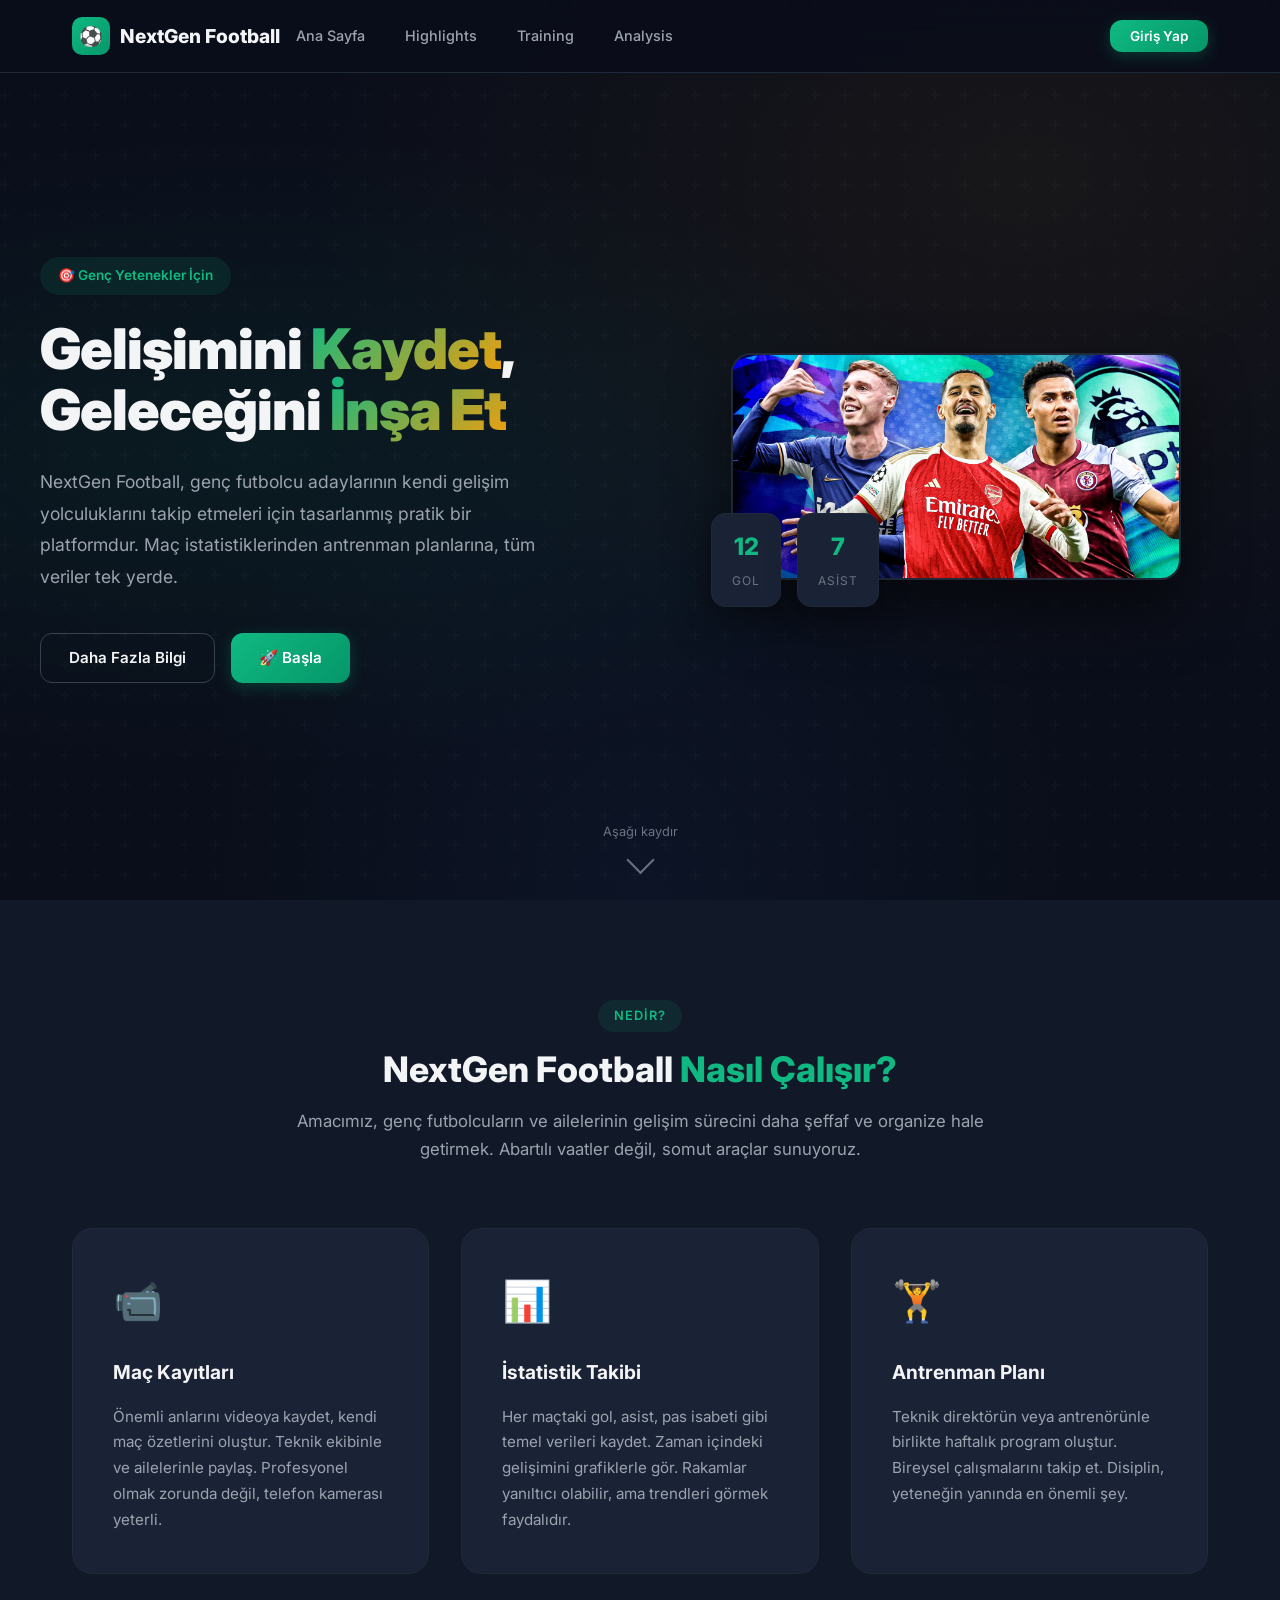
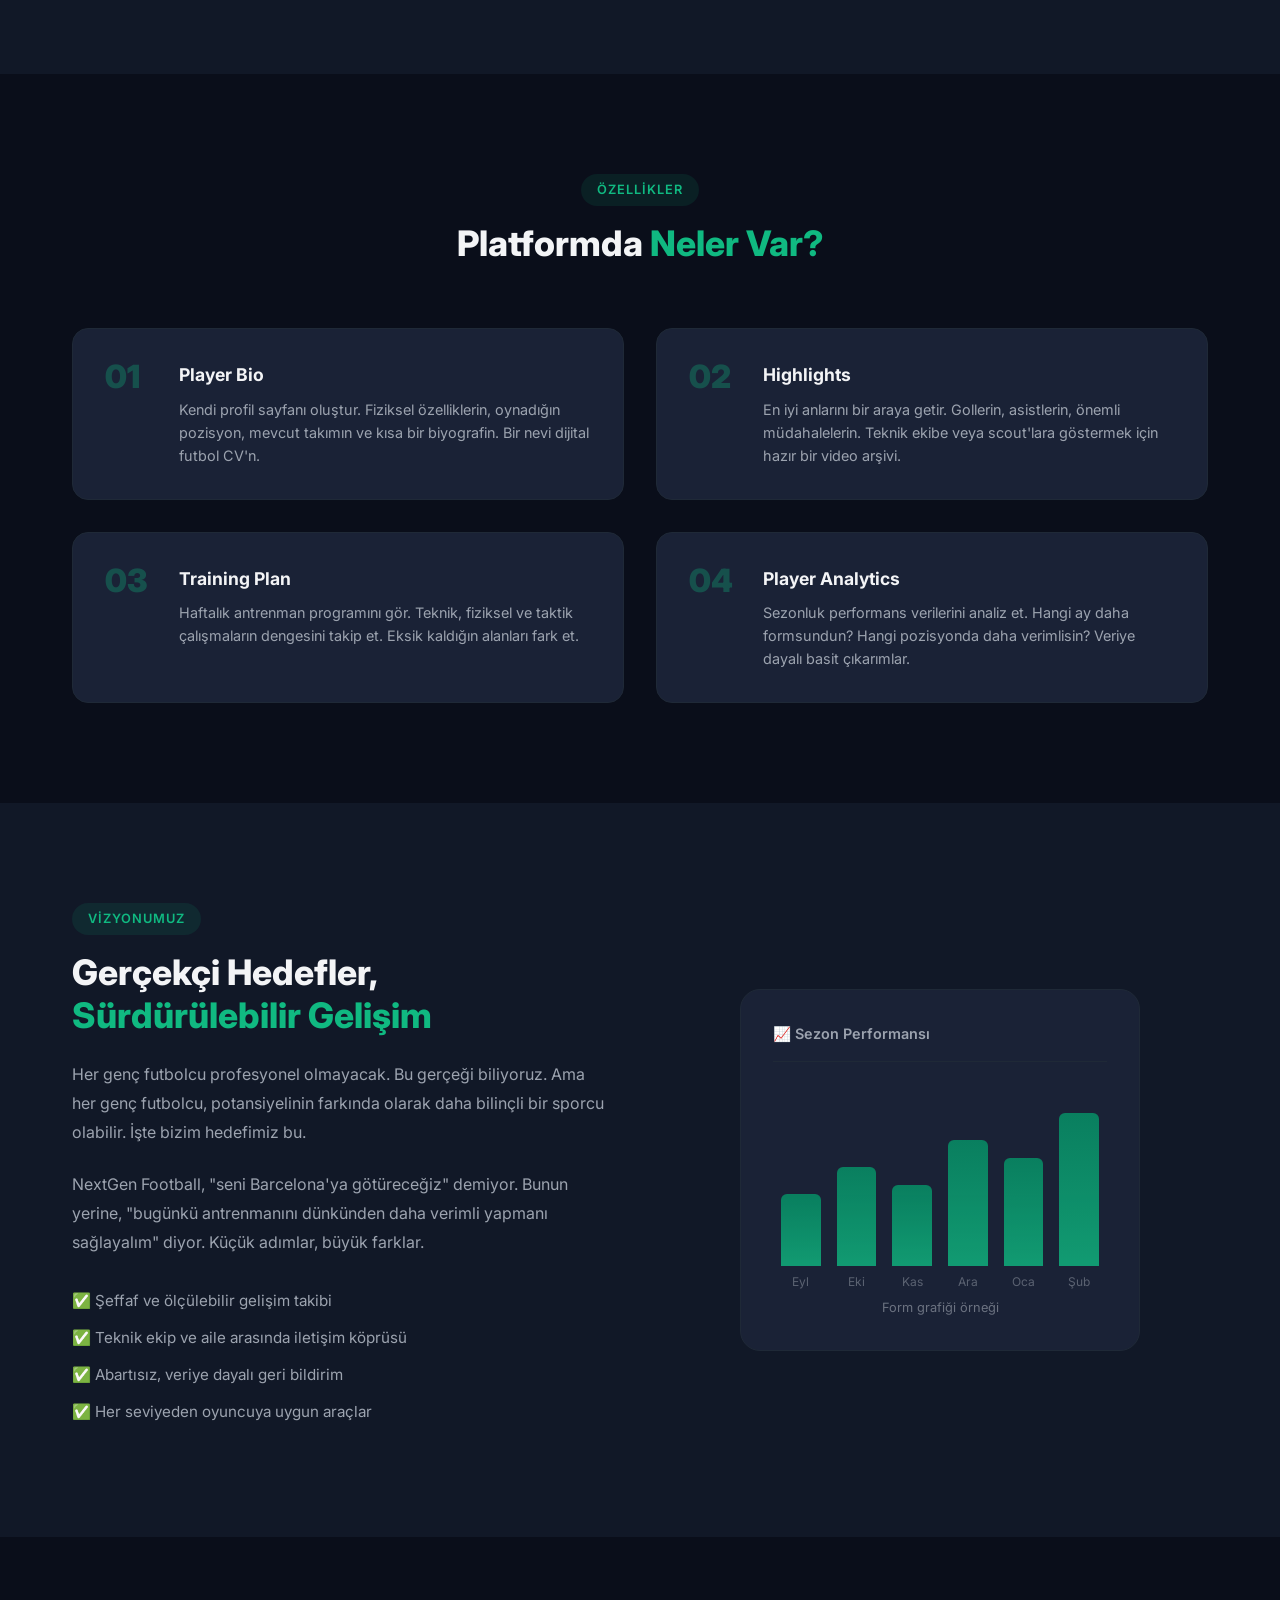
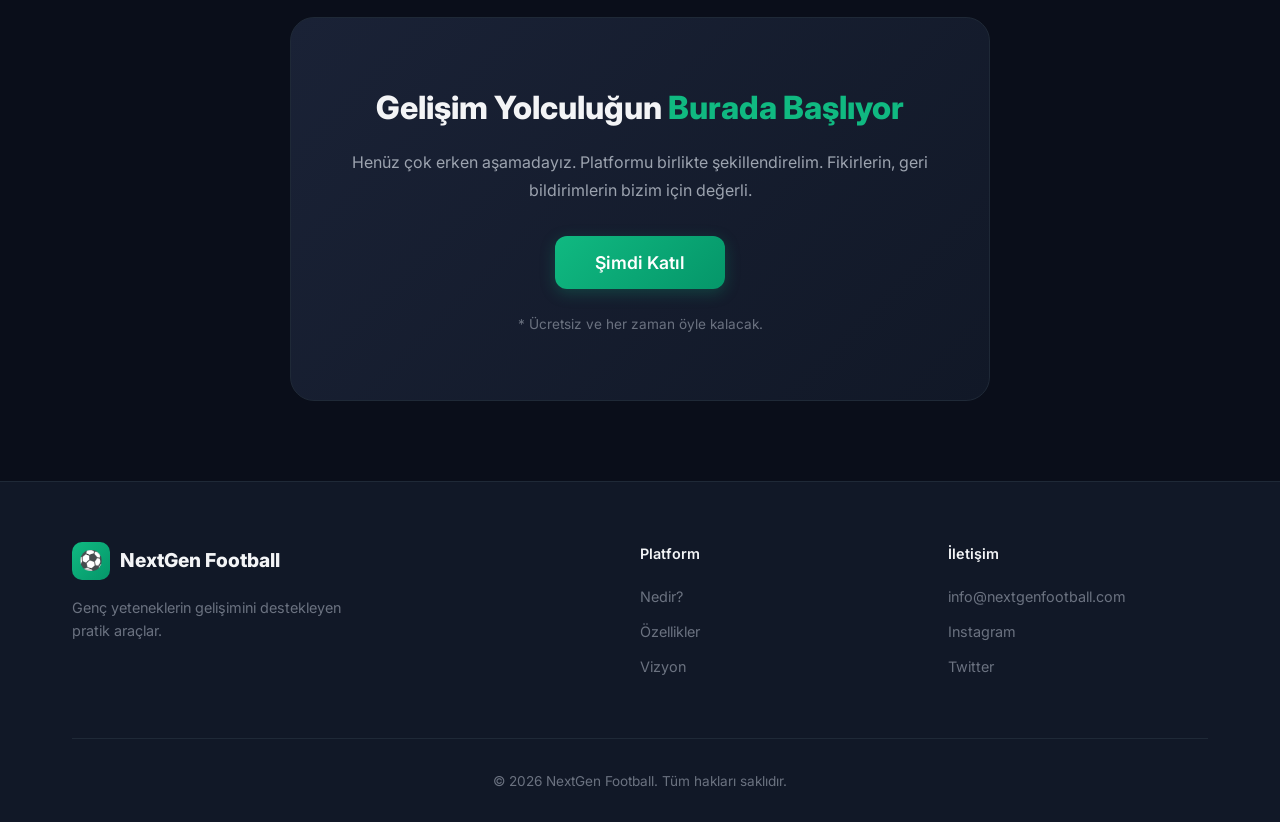
<file: index.html>
<!DOCTYPE html>
<html lang="tr">
<head>
    <meta charset="UTF-8">
    <meta name="viewport" content="width=device-width, initial-scale=1.0">
    <title>NextGen Football - Genç Yeteneklerin Gelişim Platformu</title>
    <link rel="stylesheet" href="style.css">
    <link href="https://fonts.googleapis.com/css2?family=Inter:wght@300;400;500;600;700;800;900&display=swap" rel="stylesheet">
    <link rel="stylesheet" href="https://cdnjs.cloudflare.com/ajax/libs/font-awesome/6.5.2/css/all.min.css">
</head>
<body>

    <!-- ============================================
         NAVBAR
         ============================================ -->
    <nav class="navbar" id="navbar">
                <div class="navbar-inner">
            <a href="index.html" class="logo">
                <div class="logo-icon">⚽</div>
                <span>NextGen Football</span>
            </a>

            <ul class="nav-links" id="navLinks">
                <li><a href="index.html">Ana Sayfa</a></li>
                <li><a href="#highlights">Highlights</a></li>
                <li><a href="#training">Training</a></li>
                <li><a href="#analysis">Analysis</a></li>
            </ul>

            <div class="auth-nav" id="authNav">
                <button class="btn btn-primary btn-auth" id="authBtn">Giriş Yap</button>
            </div>

            <button class="mobile-menu-btn" id="mobileMenuBtn" aria-label="Menü">
                <span></span>
                <span></span>
                <span></span>
            </button>
        </div>
    </nav>

    <!-- ============================================
         AUTH MODAL (Kayıt / Giriş)
         ============================================ -->
    <div class="modal-overlay" id="authModal">
        <div class="modal auth-modal">
            <button class="modal-close" id="authModalClose" aria-label="Kapat">✕</button>
            
            <div class="auth-tabs">
                <button class="auth-tab active" data-auth="login">Giriş Yap</button>
                <button class="auth-tab" data-auth="register">Kayıt Ol</button>
            </div>
            
            <!-- Giriş Formu -->
            <div class="auth-form active" id="loginForm">
                <h3>Tekrar Hoş Geldin</h3>
                <p class="auth-desc">Hesabına giriş yap, antrenmanlarını takip et.</p>
                <input type="email" class="auth-input" id="loginEmail" placeholder="E-posta adresin" required>
                <input type="password" class="auth-input" id="loginPassword" placeholder="Şifren" required>
                <button class="btn btn-primary btn-full" id="loginSubmit">Giriş Yap →</button>
                <p class="auth-error" id="loginError"></p>
            </div>
            
            <!-- Kayıt Formu -->
            <div class="auth-form" id="registerForm">
                <h3>NextGen'e Katıl</h3>
                <p class="auth-desc">Ücretsiz hesap oluştur, gelişimini kaydet.</p>
                <input type="text" class="auth-input" id="regUsername" placeholder="Kullanıcı adın" required>
                <input type="email" class="auth-input" id="regEmail" placeholder="E-posta adresin" required>
                <input type="password" class="auth-input" id="regPassword" placeholder="Şifren (min 6 karakter)" required>
                <select class="auth-input" id="regPosition">
                    <option value="">Pozisyonun (isteğe bağlı)</option>
                    <option value="kaleci">Kaleci</option>
                    <option value="stoper">Stoper</option>
                    <option value="bek">Bek</option>
                    <option value="ortasaha">Orta Saha</option>
                    <option value="kanat">Kanat</option>
                    <option value="santrafor">Santrafor</option>
                </select>
                <button class="btn btn-primary btn-full" id="registerSubmit">Hesap Oluştur →</button>
                <p class="auth-error" id="registerError"></p>
            </div>
        </div>
    </div>



    <!-- ============================================
         HERO SECTION
         ============================================ -->
    <section class="hero">
        <div class="hero-bg"></div>
        <div class="hero-content">
            <div class="hero-text">
                <span class="hero-badge">🎯 Genç Yetenekler İçin</span>
                <h1>Gelişimini <span class="gradient-text">Kaydet</span>,<br>Geleceğini <span class="gradient-text">İnşa Et</span></h1>
                <p class="hero-desc">
                    NextGen Football, genç futbolcu adaylarının kendi gelişim yolculuklarını 
                    takip etmeleri için tasarlanmış pratik bir platformdur. 
                    Maç istatistiklerinden antrenman planlarına, tüm veriler tek yerde.
                </p>
                <div class="hero-buttons">
                    <a href="#about" class="btn btn-secondary">Daha Fazla Bilgi</a>
                    <button class="btn btn-primary" id="startBtn">🚀 Başla</button>
                </div>
            </div>
            <div class="hero-image">
                <div class="hero-image-wrapper">
                    <img src="football-player.jpg" alt="Genç futbolcu" class="player-img" onerror="this.style.display='none'; this.nextElementSibling.style.display='flex';">
                    <div class="player-img-fallback" style="display:none;">
                        <span>👤</span>
                        <p>football-player.jpg<br>buraya ekle</p>
                    </div>
                    <div class="hero-stats-float">
                        <div class="float-stat">
                            <span class="float-stat-num">12</span>
                            <span class="float-stat-label">Gol</span>
                        </div>
                        <div class="float-stat">
                            <span class="float-stat-num">7</span>
                            <span class="float-stat-label">Asist</span>
                        </div>
                    </div>
                </div>
            </div>
        </div>
        <div class="scroll-indicator">
            <span>Aşağı kaydır</span>
            <div class="scroll-arrow"></div>
        </div>
    </section>

    <!-- ============================================
         ABOUT / NEDİR SECTION
         ============================================ -->
    <section class="about" id="about">
        <div class="container">
            <div class="section-header">
                <span class="section-tag">Nedir?</span>
                <h2>NextGen Football <span class="accent">Nasıl Çalışır?</span></h2>
                <p class="section-desc">
                    Amacımız, genç futbolcuların ve ailelerinin gelişim sürecini 
                    daha şeffaf ve organize hale getirmek. Abartılı vaatler değil, 
                    somut araçlar sunuyoruz.
                </p>
            </div>

            <div class="about-grid">
                <div class="about-card">
                    <div class="about-icon">📹</div>
                    <h3>Maç Kayıtları</h3>
                    <p>
                        Önemli anlarını videoya kaydet, kendi maç özetlerini oluştur. 
                        Teknik ekibinle ve ailelerinle paylaş. Profesyonel olmak zorunda değil, 
                        telefon kamerası yeterli.
                    </p>
                </div>
                <div class="about-card">
                    <div class="about-icon">📊</div>
                    <h3>İstatistik Takibi</h3>
                    <p>
                        Her maçtaki gol, asist, pas isabeti gibi temel verileri kaydet. 
                        Zaman içindeki gelişimini grafiklerle gör. Rakamlar yanıltıcı olabilir, 
                        ama trendleri görmek faydalıdır.
                    </p>
                </div>
                <div class="about-card">
                    <div class="about-icon">🏋️</div>
                    <h3>Antrenman Planı</h3>
                    <p>
                        Teknik direktörün veya antrenörünle birlikte haftalık program oluştur. 
                        Bireysel çalışmalarını takip et. Disiplin, yeteneğin yanında en önemli şey.
                    </p>
                </div>
            </div>
        </div>
    </section>

    <!-- ============================================
         FEATURES SECTION
         ============================================ -->
    <section class="features" id="features">
        <div class="container">
            <div class="section-header">
                <span class="section-tag">Özellikler</span>
                <h2>Platformda <span class="accent">Neler Var?</span></h2>
            </div>

            <div class="features-list">
                <div class="feature-item">
                    <div class="feature-num">01</div>
                    <div class="feature-content">
                        <h3>Player Bio</h3>
                        <p>
                            Kendi profil sayfanı oluştur. Fiziksel özelliklerin, oynadığın pozisyon, 
                            mevcut takımın ve kısa bir biyografin. Bir nevi dijital futbol CV'n.
                        </p>
                    </div>
                </div>
                <div class="feature-item">
                    <div class="feature-num">02</div>
                    <div class="feature-content">
                        <h3>Highlights</h3>
                        <p>
                            En iyi anlarını bir araya getir. Gollerin, asistlerin, önemli müdahalelerin. 
                            Teknik ekibe veya scout'lara göstermek için hazır bir video arşivi.
                        </p>
                    </div>
                </div>
                <div class="feature-item">
                    <div class="feature-num">03</div>
                    <div class="feature-content">
                        <h3>Training Plan</h3>
                        <p>
                            Haftalık antrenman programını gör. Teknik, fiziksel ve taktik çalışmaların 
                            dengesini takip et. Eksik kaldığın alanları fark et.
                        </p>
                    </div>
                </div>
                <div class="feature-item">
                    <div class="feature-num">04</div>
                    <div class="feature-content">
                        <h3>Player Analytics</h3>
                        <p>
                            Sezonluk performans verilerini analiz et. Hangi ay daha formsundun? 
                            Hangi pozisyonda daha verimlisin? Veriye dayalı basit çıkarımlar.
                        </p>
                    </div>
                </div>
            </div>
        </div>
    </section>

    <!-- ============================================
         VISION SECTION
         ============================================ -->
    <section class="vision" id="vision">
        <div class="container">
            <div class="vision-grid">
                <div class="vision-text">
                    <span class="section-tag">Vizyonumuz</span>
                    <h2>Gerçekçi Hedefler,<br><span class="accent">Sürdürülebilir Gelişim</span></h2>
                    <p>
                        Her genç futbolcu profesyonel olmayacak. Bu gerçeği biliyoruz. 
                        Ama her genç futbolcu, potansiyelinin farkında olarak daha bilinçli 
                        bir sporcu olabilir. İşte bizim hedefimiz bu.
                    </p>
                    <p>
                        NextGen Football, "seni Barcelona'ya götüreceğiz" demiyor. 
                        Bunun yerine, "bugünkü antrenmanını dünkünden daha verimli yapmanı sağlayalım" diyor. 
                        Küçük adımlar, büyük farklar.
                    </p>
                    <ul class="vision-list">
                        <li>✅ Şeffaf ve ölçülebilir gelişim takibi</li>
                        <li>✅ Teknik ekip ve aile arasında iletişim köprüsü</li>
                        <li>✅ Abartısız, veriye dayalı geri bildirim</li>
                        <li>✅ Her seviyeden oyuncuya uygun araçlar</li>
                    </ul>
                </div>
                <div class="vision-visual">
                    <div class="vision-card">
                        <div class="vision-card-header">
                            <span>📈 Sezon Performansı</span>
                        </div>
                        <div class="vision-chart">
                            <div class="chart-bar" style="--h: 40%;"><span>Eyl</span></div>
                            <div class="chart-bar" style="--h: 55%;"><span>Eki</span></div>
                            <div class="chart-bar" style="--h: 45%;"><span>Kas</span></div>
                            <div class="chart-bar" style="--h: 70%;"><span>Ara</span></div>
                            <div class="chart-bar" style="--h: 60%;"><span>Oca</span></div>
                            <div class="chart-bar" style="--h: 85%;"><span>Şub</span></div>
                        </div>
                        <p class="vision-chart-note">Form grafiği örneği</p>
                    </div>
                </div>
            </div>
        </div>
    </section>

    <!-- ============================================
         CTA SECTION
         ============================================ -->
    <section class="cta" id="contact">
        <div class="container">
            <div class="cta-box">
                <h2>Gelişim Yolculuğun <span class="accent">Burada Başlıyor</span></h2>
                <p>
                    Henüz çok erken aşamadayız. Platformu birlikte şekillendirelim. 
                    Fikirlerin, geri bildirimlerin bizim için değerli.
                </p>
                <button class="btn btn-primary btn-large" id="startBtnCta">Şimdi Katıl</button>
                <p class="cta-note">* Ücretsiz ve her zaman öyle kalacak.</p>
            </div>
        </div>
    </section>

    <!-- ============================================
         POZİSYON SEÇME MODAL
         ============================================ -->
    <div class="modal-overlay" id="positionModal">
        <div class="modal">
            <button class="modal-close" id="modalClose" aria-label="Kapat">✕</button>
            
            <div class="modal-header">
                <h2>Pozisyonunu Seç</h2>
                <p>Kendi profilini oluşturmaya başla. İsim ve diğer bilgileri sonra doldurabilirsin.</p>
            </div>

                        <div class="position-grid">
                <div class="position-card" data-position="kaleci">
                    <div class="position-icon">🧤</div>
                    <h3>Kaleci</h3>
                    <p>Kaleyi koru, reflekslerini geliştir, oyun kurulumuna katıl.</p>
                </div>
                <div class="position-card" data-position="stoper">
                    <div class="position-icon">🛡️</div>
                    <h3>Stoper</h3>
                    <p>Savunmanın göbeğinde oyna. Hava topu, markaj ve pozisyon bilgisi.</p>
                </div>
                <div class="position-card" data-position="bek">
                    <div class="position-icon"><i class="fa-solid fa-right-left"></i></div>
                    <h3>Bek</h3>
                    <p>Kanattan oyna. Hem savunma yap hem hücuma katıl. Çift yönlü oyun.</p>
                </div>
                <div class="position-card" data-position="ortasaha">
                    <div class="position-icon">⚡</div>
                    <h3>Orta Saha</h3>
                    <p>Oyun kurucu, box-to-box veya ön libero. Tempoyu sen belirle.</p>
                </div>
                <div class="position-card" data-position="kanat">
                    <div class="position-icon">🏃</div>
                    <h3>Kanat</h3>
                    <p>Geniş alanlarda oyna. Hızın, driplingin ve ortalarınla fark yarat.</p>
                </div>
                <div class="position-card" data-position="santrafor">
                    <div class="position-icon">🎯</div>
                    <h3>Santrafor</h3>
                    <p>Penaltı bölgesinde bitiriciliğini konuştur. Gol kokusu ve hareketlilik.</p>
                </div>
            </div>

            <div class="modal-footer">
                <p class="modal-hint">Bir pozisyon seç ve devam et. İstediğin zaman değiştirebilirsin.</p>
                <button class="btn btn-primary" id="continueBtn" disabled>Devam Et</button>
            </div>
        </div>
    </div>

    <!-- ============================================
         FOOTER
         ============================================ -->
    <footer class="footer">
        <div class="container">
            <div class="footer-grid">
                <div class="footer-brand">
                    <a href="#" class="logo">
                        <div class="logo-icon">⚽</div>
                        <span>NextGen Football</span>
                    </a>
                    <p>Genç yeteneklerin gelişimini destekleyen pratik araçlar.</p>
                </div>
                <div class="footer-links">
                    <h4>Platform</h4>
                    <ul>
                        <li><a href="#about">Nedir?</a></li>
                        <li><a href="#features">Özellikler</a></li>
                        <li><a href="#vision">Vizyon</a></li>
                    </ul>
                </div>
                <div class="footer-links">
                    <h4>İletişim</h4>
                    <ul>
                        <li><a href="#">info@nextgenfootball.com</a></li>
                        <li><a href="#">Instagram</a></li>
                        <li><a href="#">Twitter</a></li>
                    </ul>
                </div>
            </div>
            <div class="footer-bottom">
                <p>© 2026 NextGen Football. Tüm hakları saklıdır.</p>
            </div>
        </div>
    </footer>

    <script src="script.js"></script>
</body>
</html>
</file>
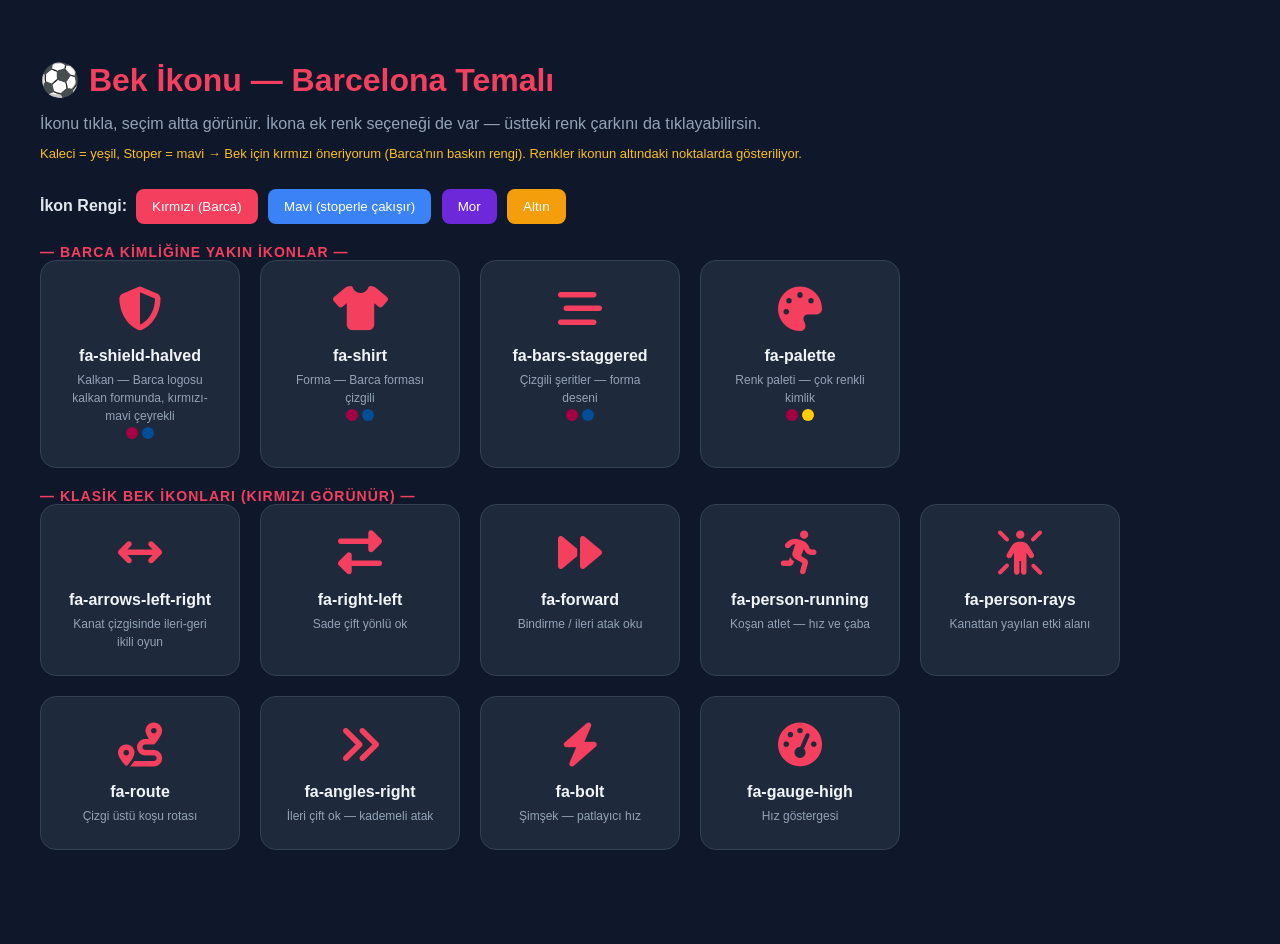
<file: bek-icon-secim.html>
<!DOCTYPE html>
<html lang="tr">
<head>
    <meta charset="UTF-8">
    <meta name="viewport" content="width=device-width, initial-scale=1.0">
    <title>Bek İkonu Seç — Barcelona Temalı</title>
    <link rel="stylesheet" href="https://cdnjs.cloudflare.com/ajax/libs/font-awesome/6.5.2/css/all.min.css">
    <style>
        body { font-family: 'Segoe UI', sans-serif; background: #0f172a; color: #e2e8f0; margin: 0; padding: 40px; }
        h1 { color: #f43f5e; margin-bottom: 6px; }
        .sub { color: #94a3b8; margin-bottom: 8px; }
        .note { color: #fbbf24; font-size: 13px; margin-bottom: 28px; }
        .grid { display: flex; flex-wrap: wrap; gap: 20px; }
        .card {
            background: #1e293b; border: 1px solid #334155; border-radius: 16px;
            padding: 24px; width: 150px; text-align: center; cursor: pointer;
            transition: transform .2s, border-color .2s;
        }
        .card:hover { transform: translateY(-4px); border-color: #f43f5e; }
        .card .icon { font-size: 44px; color: #f43f5e; margin-bottom: 12px; }
        .card .name { font-weight: 600; color: #f1f5f9; }
        .card .desc { font-size: 12px; color: #94a3b8; margin-top: 6px; line-height: 1.5; }
        .card .color-dot { display: inline-block; width: 12px; height: 12px; border-radius: 50%; margin: 0 2px; }
        .selected { border-color: #22c55e; background: #052e16; }
        .selected .icon { color: #22c55e; }
        #result { margin-top: 30px; font-size: 18px; color: #22c55e; min-height: 24px; font-weight: 600; }
        .grp { margin-top: 20px; font-size: 14px; text-transform: uppercase; letter-spacing: 1px; color: #f43f5e; font-weight: 700; }
    </style>
</head>
<body>
    <h1>⚽ Bek İkonu — Barcelona Temalı</h1>
    <p class="sub">İkonu tıkla, seçim altta görünür. İkona ek renk seçeneği de var — üstteki renk çarkını da tıklayabilirsin.</p>
    <p class="note">Kaleci = yeşil, Stoper = mavi → Bek için kırmızı öneriyorum (Barca'nın baskın rengi). Renkler ikonun altındaki noktalarda gösteriliyor.</p>

    <!-- Renk seçici -->
    <div style="margin-bottom: 20px;">
        <strong>İkon Rengi:&nbsp;</strong>
        <button class="pick" style="background:#f43f5e; border:none; color:#fff; padding:10px 16px; border-radius:8px; cursor:pointer; margin-right:6px;" data-color="#f43f5e">Kırmızı (Barca)</button>
        <button class="pick" style="background:#3b82f6; border:none; color:#fff; padding:10px 16px; border-radius:8px; cursor:pointer; margin-right:6px;" data-color="#3b82f6">Mavi (stoperle çakışır)</button>
        <button class="pick" style="background:#6d28d9; border:none; color:#fff; padding:10px 16px; border-radius:8px; cursor:pointer; margin-right:6px;" data-color="#7c3aed">Mor</button>
        <button class="pick" style="background:#f59e0b; border:none; color:#fff; padding:10px 16px; border-radius:8px; cursor:pointer;" data-color="#f59e0b">Altın</button>
    </div>

    <div class="grp">— Barca Kimliğine Yakın İkonlar —</div>
    <div class="grid">
        <div class="card" data-icon="fa-shield-halved">
            <div class="icon"><i class="fa-solid fa-shield-halved"></i></div>
            <div class="name">fa-shield-halved</div>
            <div class="desc">Kalkan — Barca logosu kalkan formunda, kırmızı-mavi çeyrekli</div>
            <div><span class="color-dot" style="background:#a50044"></span><span class="color-dot" style="background:#004d98"></span></div>
        </div>
        <div class="card" data-icon="fa-shirt">
            <div class="icon"><i class="fa-solid fa-shirt"></i></div>
            <div class="name">fa-shirt</div>
            <div class="desc">Forma — Barca forması çizgili</div>
            <div><span class="color-dot" style="background:#a50044"></span><span class="color-dot" style="background:#004d98"></span></div>
        </div>
        <div class="card" data-icon="fa-bars-staggered">
            <div class="icon"><i class="fa-solid fa-bars-staggered"></i></div>
            <div class="name">fa-bars-staggered</div>
            <div class="desc">Çizgili şeritler — forma deseni</div>
            <div><span class="color-dot" style="background:#a50044"></span><span class="color-dot" style="background:#004d98"></span></div>
        </div>
        <div class="card" data-icon="fa-palette">
            <div class="icon"><i class="fa-solid fa-palette"></i></div>
            <div class="name">fa-palette</div>
            <div class="desc">Renk paleti — çok renkli kimlik</div>
            <div><span class="color-dot" style="background:#a50044"></span><span class="color-dot" style="background:#ffcd02"></span></div>
        </div>
    </div>

    <div class="grp">— Klasik Bek İkonları (kırmızı görünür) —</div>
    <div class="grid">
        <div class="card" data-icon="fa-arrows-left-right">
            <div class="icon"><i class="fa-solid fa-arrows-left-right"></i></div>
            <div class="name">fa-arrows-left-right</div>
            <div class="desc">Kanat çizgisinde ileri-geri ikili oyun</div>
        </div>
        <div class="card" data-icon="fa-right-left">
            <div class="icon"><i class="fa-solid fa-right-left"></i></div>
            <div class="name">fa-right-left</div>
            <div class="desc">Sade çift yönlü ok</div>
        </div>
        <div class="card" data-icon="fa-forward">
            <div class="icon"><i class="fa-solid fa-forward"></i></div>
            <div class="name">fa-forward</div>
            <div class="desc">Bindirme / ileri atak oku</div>
        </div>
        <div class="card" data-icon="fa-person-running">
            <div class="icon"><i class="fa-solid fa-person-running"></i></div>
            <div class="name">fa-person-running</div>
            <div class="desc">Koşan atlet — hız ve çaba</div>
        </div>
        <div class="card" data-icon="fa-person-rays">
            <div class="icon"><i class="fa-solid fa-person-rays"></i></div>
            <div class="name">fa-person-rays</div>
            <div class="desc">Kanattan yayılan etki alanı</div>
        </div>
        <div class="card" data-icon="fa-route">
            <div class="icon"><i class="fa-solid fa-route"></i></div>
            <div class="name">fa-route</div>
            <div class="desc">Çizgi üstü koşu rotası</div>
        </div>
        <div class="card" data-icon="fa-angles-right">
            <div class="icon"><i class="fa-solid fa-angles-right"></i></div>
            <div class="name">fa-angles-right</div>
            <div class="desc">İleri çift ok — kademeli atak</div>
        </div>
        <div class="card" data-icon="fa-bolt">
            <div class="icon"><i class="fa-solid fa-bolt"></i></div>
            <div class="name">fa-bolt</div>
            <div class="desc">Şimşek — patlayıcı hız</div>
        </div>
        <div class="card" data-icon="fa-gauge-high">
            <div class="icon"><i class="fa-solid fa-gauge-high"></i></div>
            <div class="name">fa-gauge-high</div>
            <div class="desc">Hız göstergesi</div>
        </div>
    </div>

    <div id="result"></div>

    <script>
        let currentColor = '#f43f5e';
        document.querySelectorAll('.pick').forEach(b => b.addEventListener('click', () => {
            currentColor = b.dataset.color;
            document.querySelectorAll('.card .icon i').forEach(i => i.style.color = currentColor);
            document.querySelectorAll('.card .icon').forEach(i => i.style.color = currentColor);
            document.getElementById('result').innerText = '🎨 Renk : ' + currentColor;
        }));
        document.querySelectorAll('.card').forEach(card => {
            card.addEventListener('click', () => {
                document.querySelectorAll('.card').forEach(c => c.classList.remove('selected'));
                card.classList.add('selected');
                document.getElementById('result').innerText = '✅ İkon: ' + card.dataset.icon + '  |  Renk seçildi: ' + currentColor;
            });
        });
    </script>
</body>
</html>
</file>
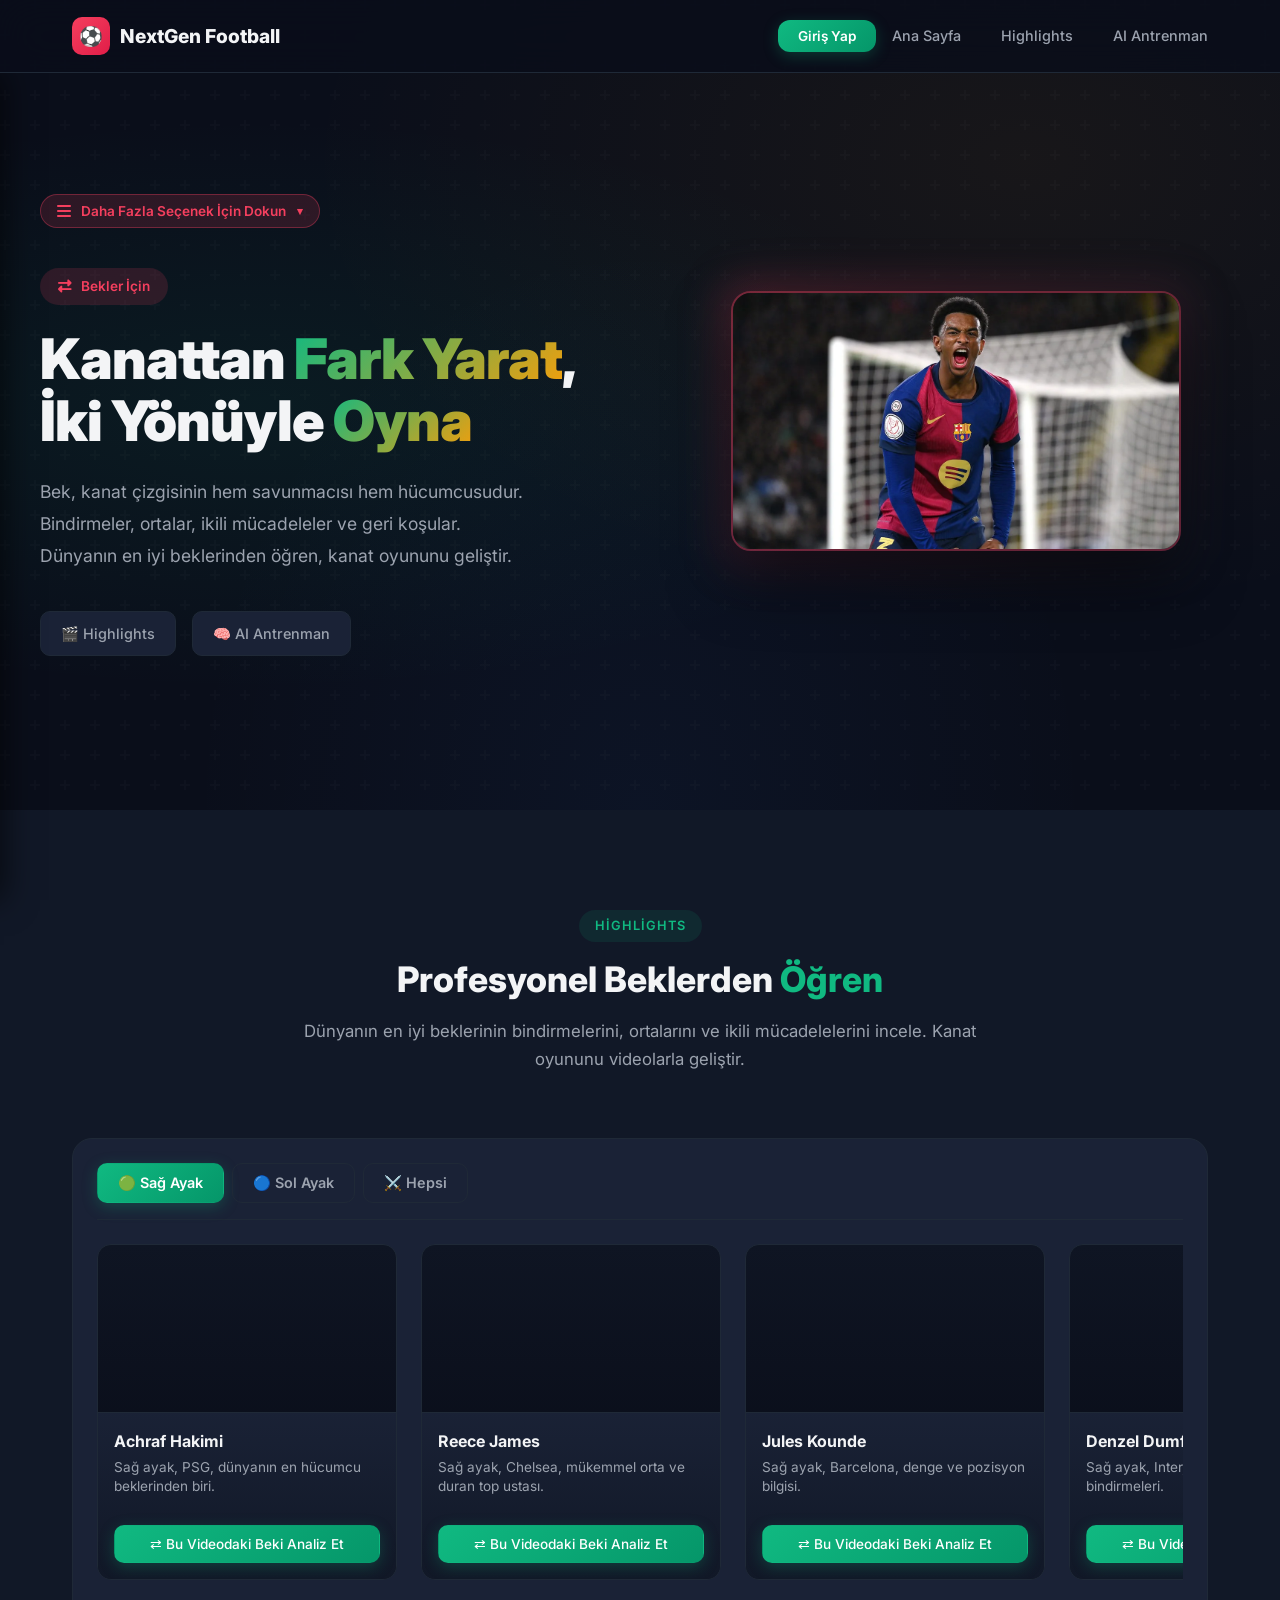
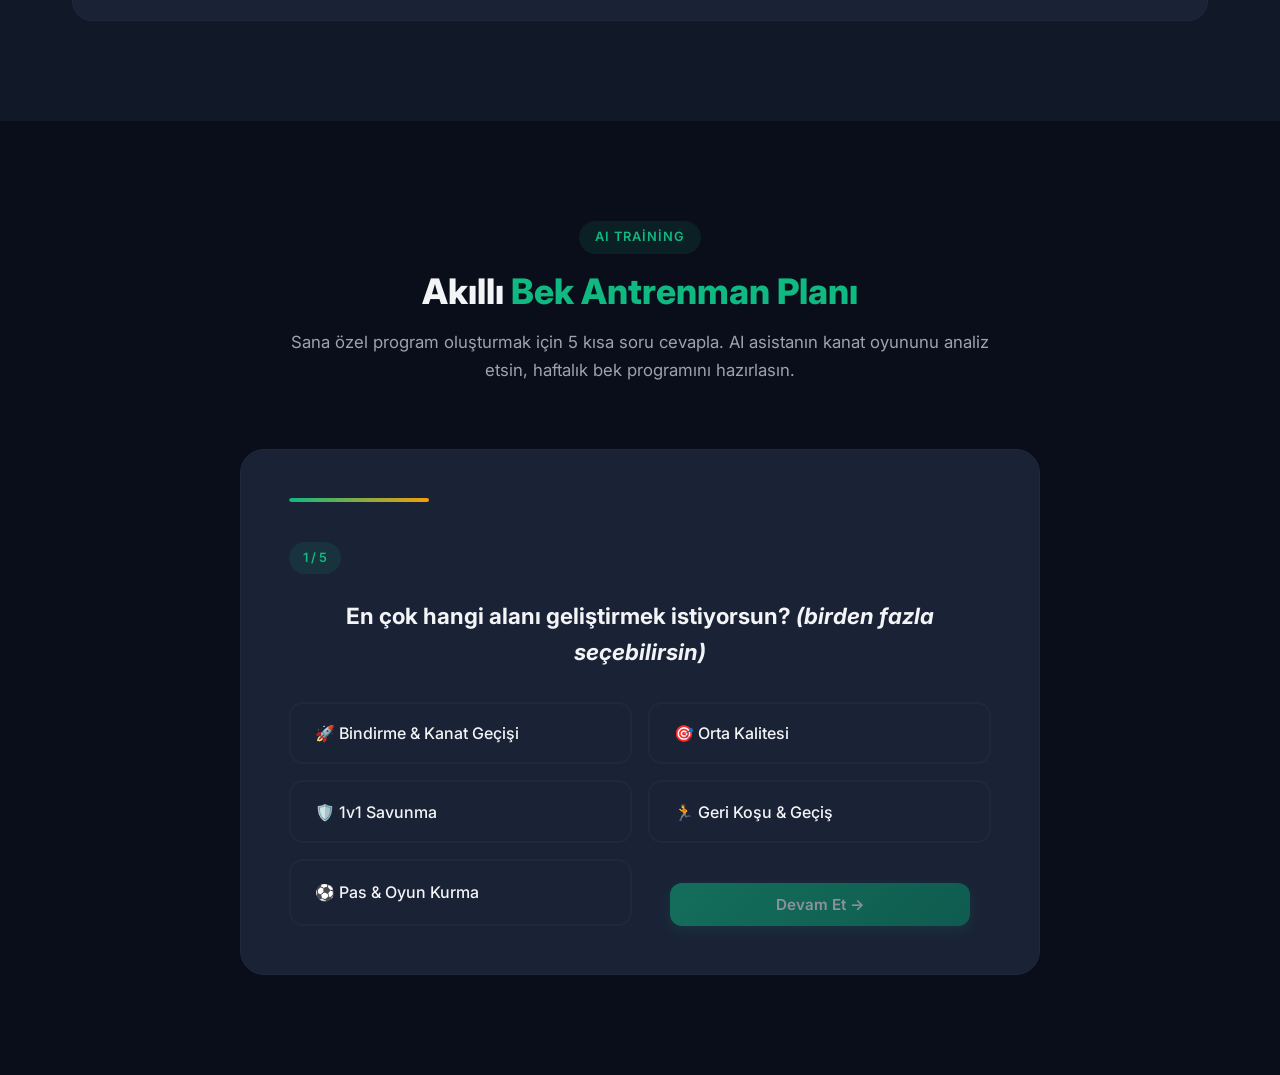
<file: bek.html>
<!DOCTYPE html>
<html lang="tr">
<head>
    <meta charset="UTF-8">
    <meta name="viewport" content="width=device-width, initial-scale=1.0">
    <title>Bekler - NextGen Football</title>
    <link rel="stylesheet" href="style.css">
    <link rel="stylesheet" href="https://cdnjs.cloudflare.com/ajax/libs/font-awesome/6.5.2/css/all.min.css">
    <link href="https://fonts.googleapis.com/css2?family=Inter:wght@300;400;500;600;700;800;900&display=swap" rel="stylesheet">
</head>
<body class="fullback-home">

    <!-- ============================================
         NAVBAR
         ============================================ -->
    <nav class="navbar" id="navbar">
        <div class="navbar-inner">
            <a href="index.html" class="logo">
                <div class="logo-icon">⚽</div>
                <span>NextGen Football</span>
            </a>

            <button class="mobile-menu-btn" id="mobileMenuBtn" aria-label="Menüyü aç" aria-controls="navLinks" aria-expanded="false">
                <span></span>
                <span></span>
                <span></span>
            </button>

            <div class="auth-nav" id="authNav">
                <button class="btn btn-primary btn-auth" id="authBtn">Giriş Yap</button>
            </div>

            <ul class="nav-links goalkeeper-menu" id="navLinks">
                <li><a href="index.html"><span>Ana Sayfa</span><small>NextGen Football'a dön</small></a></li>
                <li><a href="#highlights"><span>Highlights</span><small>Bek görüntüleri</small></a></li>
                <li><a href="#training"><span>AI Antrenman</span><small>Kendi programını oluştur</small></a></li>
            </ul>
        </div>
    </nav>

    <!-- ============================================
         HERO - BEKLER
         ============================================ -->
    <section class="hero hero-fullback">
        <div class="hero-bg"></div>
        <div class="hero-content">
            <div class="hero-text">
                <!-- Açılıp kapanan seçenek paneli (slide-in drawer) -->
                <div class="story-panel" id="storyPanel" style="z-index: 50;">
                    <button class="story-panel-toggle" id="storyPanelToggle" aria-expanded="false">
                        <i class="fas fa-bars story-toggle-icon"></i>
                        <span class="story-toggle-text">Daha Fazla Seçenek İçin Dokun</span>
                        <span class="story-toggle-arrow">▾</span>
                    </button>

                    <!-- Karartma katmanı (dışa tıklayınca kapanır) -->
                    <div class="story-overlay" id="storyOverlay"></div>

                    <!-- Kayar panel -->
                    <div class="story-drawer" id="storyDrawer" role="dialog" aria-modal="true" aria-label="Seçenekler">
                        <button class="story-drawer-close" id="storyDrawerClose" aria-label="Kapat"><i class="fas fa-times"></i></button>
                        <div class="story-drawer-body">
                            <!-- Günlük Seri widget -->
                            <div class="streak-widget">
                                <div class="streak-header">
                                    <span class="streak-flame">🔥</span>
                                    <span class="streak-count" id="streakCount">0</span>
                                    <span class="streak-label">günlük seri</span>
                                </div>
                                <div class="streak-days" id="streakDays"></div>
                            </div>

                            <!-- Oyuncu Hikayeleri butonu -->
                            <button class="stories-open-btn" id="storiesOpenBtn">
                                <i class="fas fa-book-open"></i>
                                <span>Oyuncu Hikayeleri</span>
                                <i class="fas fa-chevron-right"></i>
                            </button>

                            <!-- Beslenme & Uyku butonu -->
                            <button class="stories-open-btn" id="nutritionOpenBtn">
                                <i class="fas fa-apple-alt"></i>
                                <span>Beslenme & Uyku</span>
                                <i class="fas fa-chevron-right"></i>
                            </button>

                            <!-- İstatistiklerim butonu -->
                            <button class="stories-open-btn" id="statsOpenBtn">
                                <i class="fas fa-chart-line"></i>
                                <span>İstatistiklerim</span>
                                <i class="fas fa-chevron-right"></i>
                            </button>

                            <!-- İstatistik Verilerim butonu -->
                            <button class="stories-open-btn" id="fbStatsDataOpenBtn">
                                <i class="fas fa-database"></i>
                                <span>İstatistik Verilerim</span>
                                <i class="fas fa-chevron-right"></i>
                            </button>

                            <!-- Scoutlar Neye Bakar butonu -->
                            <button class="stories-open-btn" id="scoutOpenBtn">
                                <i class="fas fa-binoculars"></i>
                                <span>Scoutlar Neye Bakar</span>
                                <i class="fas fa-chevron-right"></i>
                            </button>

                            <!-- A Takıma Çıkış Yolculuğu butonu -->
                            <button class="stories-open-btn" id="journeyOpenBtn">
                                <i class="fas fa-rocket"></i>
                                <span>A Takıma Çıkış Yolculuğu</span>
                                <i class="fas fa-chevron-right"></i>
                            </button>
                        </div>

                        <!-- Alt profil çubuğu -->
                        <div class="story-drawer-footer">
                            <div class="drawer-profile" id="drawerProfile">
                                <div class="drawer-profile-avatar" id="drawerProfileAvatar">👤</div>
                                <span class="drawer-profile-name" id="drawerProfileName">Misafir</span>
                            </div>
                            <button class="drawer-settings-btn" id="drawerSettingsBtn" aria-label="Ayarlar">
                                <i class="fas fa-cog"></i>
                            </button>
                        </div>
                    </div>
                </div>

                <span class="hero-badge"><i class="fas fa-right-left"></i> Bekler İçin</span>
                <h1>Kanattan <span class="gradient-text">Fark Yarat</span>,<br>İki Yönüyle <span class="gradient-text">Oyna</span></h1>
                <p class="hero-desc">
                    Bek, kanat çizgisinin hem savunmacısı hem hücumcusudur.
                    Bindirmeler, ortalar, ikili mücadeleler ve geri koşular.
                    Dünyanın en iyi beklerinden öğren, kanat oyununu geliştir.
                </p>
                <div class="hero-subnav">
                    <a href="#highlights" class="subnav-link">🎬 Highlights</a>
                    <a href="#training" class="subnav-link">🧠 AI Antrenman</a>
                </div>
            </div>
            <div class="hero-image">
                <div class="hero-image-wrapper gk-wrapper">
                    <img src="alejandro-balde.webp" alt="Alejandro Balde" class="player-img gk-img" onerror="this.style.display='none'; this.nextElementSibling.style.display='flex';">
                    <div class="player-img-fallback" style="display:none;">
                        <span>⇄</span>
                        <p>alejandro-balde.webp<br>buraya ekle</p>
                    </div>
                </div>
            </div>
        </div>
    </section>

    <!-- ============================================
         PRO HIGHLIGHTS
         ============================================ -->
    <section class="highlights" id="highlights">
        <div class="container">
            <div class="section-header">
                <span class="section-tag">Highlights</span>
                <h2>Profesyonel Beklerden <span class="accent">Öğren</span></h2>
                <p class="section-desc">
                    Dünyanın en iyi beklerinin bindirmelerini, ortalarını ve ikili
                    mücadelelerini incele. Kanat oyununu videolarla geliştir.
                </p>
            </div>

            <!-- Highlights Kutu -->
            <div class="highlights-box">
                <!-- Tab'lar -->
                <div class="highlight-tabs">
                    <button class="tab-btn active" data-tab="right">🟢 Sağ Ayak</button>
                    <button class="tab-btn" data-tab="left">🔵 Sol Ayak</button>
                    <button class="tab-btn" data-tab="all">⚔️ Hepsi</button>
                </div>

                <!-- Sağ Ayak İçeriği -->
                <div class="tab-content active" id="tab-right">
                    <div class="video-scroll">
                        <div class="video-card">
                            <div class="video-thumb">
                                <iframe src="https://www.youtube.com/embed/05Ql25C-HZs" title="Achraf Hakimi" frameborder="0" allow="accelerometer; autoplay; clipboard-write; encrypted-media; gyroscope; picture-in-picture" allowfullscreen></iframe>
                            </div>
                            <div class="video-info">
                                <h3>Achraf Hakimi</h3>
                                <p>Sağ ayak, PSG, dünyanın en hücumcu beklerinden biri.</p>
                                <button class="btn btn-analyze" data-fullback="Achraf Hakimi">⇄ Bu Videodaki Beki Analiz Et</button>
                            </div>
                        </div>
                        <div class="video-card">
                            <div class="video-thumb">
                                <iframe src="https://www.youtube.com/embed/83rsA9tsox4" title="Reece James" frameborder="0" allow="accelerometer; autoplay; clipboard-write; encrypted-media; gyroscope; picture-in-picture" allowfullscreen></iframe>
                            </div>
                            <div class="video-info">
                                <h3>Reece James</h3>
                                <p>Sağ ayak, Chelsea, mükemmel orta ve duran top ustası.</p>
                                <button class="btn btn-analyze" data-fullback="Reece James">⇄ Bu Videodaki Beki Analiz Et</button>
                            </div>
                        </div>
                        <div class="video-card">
                            <div class="video-thumb">
                                <iframe src="https://www.youtube.com/embed/985mCs8zL9k" title="Jules Kounde" frameborder="0" allow="accelerometer; autoplay; clipboard-write; encrypted-media; gyroscope; picture-in-picture" allowfullscreen></iframe>
                            </div>
                            <div class="video-info">
                                <h3>Jules Kounde</h3>
                                <p>Sağ ayak, Barcelona, denge ve pozisyon bilgisi.</p>
                                <button class="btn btn-analyze" data-fullback="Jules Kounde">⇄ Bu Videodaki Beki Analiz Et</button>
                            </div>
                        </div>
                        <div class="video-card">
                            <div class="video-thumb">
                                <iframe src="https://www.youtube.com/embed/ShRM__6T2VI" title="Denzel Dumfries" frameborder="0" allow="accelerometer; autoplay; clipboard-write; encrypted-media; gyroscope; picture-in-picture" allowfullscreen></iframe>
                            </div>
                            <div class="video-info">
                                <h3>Denzel Dumfries</h3>
                                <p>Sağ ayak, Inter, fiziksel güç ve hücum bindirmeleri.</p>
                                <button class="btn btn-analyze" data-fullback="Denzel Dumfries">⇄ Bu Videodaki Beki Analiz Et</button>
                            </div>
                        </div>
                        <div class="video-card">
                            <div class="video-thumb">
                                <iframe src="https://www.youtube.com/embed/htWF12Wem-0" title="Matheus Nunes" frameborder="0" allow="accelerometer; autoplay; clipboard-write; encrypted-media; gyroscope; picture-in-picture" allowfullscreen></iframe>
                            </div>
                            <div class="video-info">
                                <h3>Matheus Nunes</h3>
                                <p>Sağ ayak, süratli ve çift yönlü koşu gücü.</p>
                                <button class="btn btn-analyze" data-fullback="Matheus Nunes">⇄ Bu Videodaki Beki Analiz Et</button>
                            </div>
                        </div>
                    </div>
                </div>

                <!-- Sol Ayak İçeriği -->
                <div class="tab-content" id="tab-left">
                    <div class="video-scroll">
                        <div class="video-card">
                            <div class="video-thumb">
                                <iframe src="https://www.youtube.com/embed/AXHpiodYVW8" title="Josko Gvardiol" frameborder="0" allow="accelerometer; autoplay; clipboard-write; encrypted-media; gyroscope; picture-in-picture" allowfullscreen></iframe>
                            </div>
                            <div class="video-info">
                                <h3>Josko Gvardiol</h3>
                                <p>Sol ayak, Man City, ofansif sol bek ve bitiricilik.</p>
                                <button class="btn btn-analyze" data-fullback="Josko Gvardiol">⇄ Bu Videodaki Beki Analiz Et</button>
                            </div>
                        </div>
                        <div class="video-card">
                            <div class="video-thumb">
                                <iframe src="https://www.youtube.com/embed/LMMCb_KNFB0" title="Alejandro Grimaldo" frameborder="0" allow="accelerometer; autoplay; clipboard-write; encrypted-media; gyroscope; picture-in-picture" allowfullscreen></iframe>
                            </div>
                            <div class="video-info">
                                <h3>Alejandro Grimaldo</h3>
                                <p>Sol ayak, Bayer Leverkusen, orta ve oyun kurma uzmanı.</p>
                                <button class="btn btn-analyze" data-fullback="Alejandro Grimaldo">⇄ Bu Videodaki Beki Analiz Et</button>
                            </div>
                        </div>
                        <div class="video-card">
                            <div class="video-thumb">
                                <iframe src="https://www.youtube.com/embed/j8HxWhqLKtg" title="Nuno Mendes" frameborder="0" allow="accelerometer; autoplay; clipboard-write; encrypted-media; gyroscope; picture-in-picture" allowfullscreen></iframe>
                            </div>
                            <div class="video-info">
                                <h3>Nuno Mendes</h3>
                                <p>Sol ayak, PSG, sürat ve 1v1 savunma.</p>
                                <button class="btn btn-analyze" data-fullback="Nuno Mendes">⇄ Bu Videodaki Beki Analiz Et</button>
                            </div>
                        </div>
                        <div class="video-card">
                            <div class="video-thumb">
                                <iframe src="https://www.youtube.com/embed/AFxZbBcc9eU" title="Alejandro Balde" frameborder="0" allow="accelerometer; autoplay; clipboard-write; encrypted-media; gyroscope; picture-in-picture" allowfullscreen></iframe>
                            </div>
                            <div class="video-info">
                                <h3>Alejandro Balde</h3>
                                <p>Sol ayak, Barcelona, patlayıcı sürat ve çizgi bindirmesi.</p>
                                <button class="btn btn-analyze" data-fullback="Alejandro Balde">⇄ Bu Videodaki Beki Analiz Et</button>
                            </div>
                        </div>
                        <div class="video-card">
                            <div class="video-thumb">
                                <iframe src="https://www.youtube.com/embed/QWVG_7YpuY8" title="Riccardo Calafiori" frameborder="0" allow="accelerometer; autoplay; clipboard-write; encrypted-media; gyroscope; picture-in-picture" allowfullscreen></iframe>
                            </div>
                            <div class="video-info">
                                <h3>Riccardo Calafiori</h3>
                                <p>Sol ayak, Arsenal, top çıkarma ve öne çıkma cesareti.</p>
                                <button class="btn btn-analyze" data-fullback="Riccardo Calafiori">⇄ Bu Videodaki Beki Analiz Et</button>
                            </div>
                        </div>
                    </div>
                </div>

                <!-- Hepsi İçeriği -->
                <div class="tab-content" id="tab-all">
                    <div class="video-scroll">
                        <div class="video-card">
                            <div class="video-thumb">
                                <iframe src="https://www.youtube.com/embed/05Ql25C-HZs" title="Achraf Hakimi" frameborder="0" allow="accelerometer; autoplay; clipboard-write; encrypted-media; gyroscope; picture-in-picture" allowfullscreen></iframe>
                            </div>
                            <div class="video-info">
                                <h3>Achraf Hakimi</h3>
                                <p>Sağ ayak — PSG, hücumcu bebek.</p>
                                <button class="btn btn-analyze" data-fullback="Achraf Hakimi">⇄ Bu Videodaki Beki Analiz Et</button>
                            </div>
                        </div>
                        <div class="video-card">
                            <div class="video-thumb">
                                <iframe src="https://www.youtube.com/embed/83rsA9tsox4" title="Reece James" frameborder="0" allow="accelerometer; autoplay; clipboard-write; encrypted-media; gyroscope; picture-in-picture" allowfullscreen></iframe>
                            </div>
                            <div class="video-info">
                                <h3>Reece James</h3>
                                <p>Sağ ayak — Chelsea, orta ustası.</p>
                                <button class="btn btn-analyze" data-fullback="Reece James">⇄ Bu Videodaki Beki Analiz Et</button>
                            </div>
                        </div>
                        <div class="video-card">
                            <div class="video-thumb">
                                <iframe src="https://www.youtube.com/embed/985mCs8zL9k" title="Jules Kounde" frameborder="0" allow="accelerometer; autoplay; clipboard-write; encrypted-media; gyroscope; picture-in-picture" allowfullscreen></iframe>
                            </div>
                            <div class="video-info">
                                <h3>Jules Kounde</h3>
                                <p>Sağ ayak — Barcelona, pozisyon bilgisi.</p>
                                <button class="btn btn-analyze" data-fullback="Jules Kounde">⇄ Bu Videodaki Beki Analiz Et</button>
                            </div>
                        </div>
                        <div class="video-card">
                            <div class="video-thumb">
                                <iframe src="https://www.youtube.com/embed/ShRM__6T2VI" title="Denzel Dumfries" frameborder="0" allow="accelerometer; autoplay; clipboard-write; encrypted-media; gyroscope; picture-in-picture" allowfullscreen></iframe>
                            </div>
                            <div class="video-info">
                                <h3>Denzel Dumfries</h3>
                                <p>Sağ ayak — Inter, fiziksel bindirme.</p>
                                <button class="btn btn-analyze" data-fullback="Denzel Dumfries">⇄ Bu Videodaki Beki Analiz Et</button>
                            </div>
                        </div>
                        <div class="video-card">
                            <div class="video-thumb">
                                <iframe src="https://www.youtube.com/embed/htWF12Wem-0" title="Matheus Nunes" frameborder="0" allow="accelerometer; autoplay; clipboard-write; encrypted-media; gyroscope; picture-in-picture" allowfullscreen></iframe>
                            </div>
                            <div class="video-info">
                                <h3>Matheus Nunes</h3>
                                <p>Sağ ayak — süratli çift yönlü bek.</p>
                                <button class="btn btn-analyze" data-fullback="Matheus Nunes">⇄ Bu Videodaki Beki Analiz Et</button>
                            </div>
                        </div>
                        <div class="video-card">
                            <div class="video-thumb">
                                <iframe src="https://www.youtube.com/embed/AXHpiodYVW8" title="Josko Gvardiol" frameborder="0" allow="accelerometer; autoplay; clipboard-write; encrypted-media; gyroscope; picture-in-picture" allowfullscreen></iframe>
                            </div>
                            <div class="video-info">
                                <h3>Josko Gvardiol</h3>
                                <p>Sol ayak — Man City, ofansif sol bek.</p>
                                <button class="btn btn-analyze" data-fullback="Josko Gvardiol">⇄ Bu Videodaki Beki Analiz Et</button>
                            </div>
                        </div>
                        <div class="video-card">
                            <div class="video-thumb">
                                <iframe src="https://www.youtube.com/embed/LMMCb_KNFB0" title="Alejandro Grimaldo" frameborder="0" allow="accelerometer; autoplay; clipboard-write; encrypted-media; gyroscope; picture-in-picture" allowfullscreen></iframe>
                            </div>
                            <div class="video-info">
                                <h3>Alejandro Grimaldo</h3>
                                <p>Sol ayak — Leverkusen, orta uzmanı.</p>
                                <button class="btn btn-analyze" data-fullback="Alejandro Grimaldo">⇄ Bu Videodaki Beki Analiz Et</button>
                            </div>
                        </div>
                        <div class="video-card">
                            <div class="video-thumb">
                                <iframe src="https://www.youtube.com/embed/j8HxWhqLKtg" title="Nuno Mendes" frameborder="0" allow="accelerometer; autoplay; clipboard-write; encrypted-media; gyroscope; picture-in-picture" allowfullscreen></iframe>
                            </div>
                            <div class="video-info">
                                <h3>Nuno Mendes</h3>
                                <p>Sol ayak — PSG, sürat ve 1v1.</p>
                                <button class="btn btn-analyze" data-fullback="Nuno Mendes">⇄ Bu Videodaki Beki Analiz Et</button>
                            </div>
                        </div>
                        <div class="video-card">
                            <div class="video-thumb">
                                <iframe src="https://www.youtube.com/embed/AFxZbBcc9eU" title="Alejandro Balde" frameborder="0" allow="accelerometer; autoplay; clipboard-write; encrypted-media; gyroscope; picture-in-picture" allowfullscreen></iframe>
                            </div>
                            <div class="video-info">
                                <h3>Alejandro Balde</h3>
                                <p>Sol ayak — Barcelona, patlayıcı sürat.</p>
                                <button class="btn btn-analyze" data-fullback="Alejandro Balde">⇄ Bu Videodaki Beki Analiz Et</button>
                            </div>
                        </div>
                        <div class="video-card">
                            <div class="video-thumb">
                                <iframe src="https://www.youtube.com/embed/QWVG_7YpuY8" title="Riccardo Calafiori" frameborder="0" allow="accelerometer; autoplay; clipboard-write; encrypted-media; gyroscope; picture-in-picture" allowfullscreen></iframe>
                            </div>
                            <div class="video-info">
                                <h3>Riccardo Calafiori</h3>
                                <p>Sol ayak — Arsenal, top çıkarma.</p>
                                <button class="btn btn-analyze" data-fullback="Riccardo Calafiori">⇄ Bu Videodaki Beki Analiz Et</button>
                            </div>
                        </div>
                    </div>
                </div>
            </div>
        </div>
    </section>

    <!-- ============================================
         AKILLI ANTRENMAN — BEKLER
         ============================================ -->
    <section class="training" id="training">
        <div class="container">
            <div class="section-header">
                <span class="section-tag">AI Training</span>
                <h2>Akıllı <span class="accent">Bek Antrenman Planı</span></h2>
                <p class="section-desc">
                    Sana özel program oluşturmak için 5 kısa soru cevapla.
                    AI asistanın kanat oyununu analiz etsin, haftalık bek programını hazırlasın.
                </p>
            </div>

            <!-- SORU WIZARD -->
            <div class="ai-wizard" id="fbWizard">
                <div class="wizard-progress">
                    <div class="progress-bar" id="fbProgressBar"></div>
                </div>

                <!-- Soru 1 -->
                <div class="wizard-step active" data-step="1">
                    <div class="step-number">1 / 5</div>
                    <h3>En çok hangi alanı geliştirmek istiyorsun? <em>(birden fazla seçebilirsin)</em></h3>
                    <div class="option-grid">
                        <button class="option-btn" data-value="overlap">🚀 Bindirme & Kanat Geçişi</button>
                        <button class="option-btn" data-value="crossing">🎯 Orta Kalitesi</button>
                        <button class="option-btn" data-value="onevone">🛡️ 1v1 Savunma</button>
                        <button class="option-btn" data-value="recovery">🏃 Geri Koşu & Geçiş</button>
                        <button class="option-btn" data-value="distribution">⚽ Pas & Oyun Kurma</button>
                        <button class="btn btn-primary wizard-next" id="fbStep1Next" disabled>Devam Et →</button>
                    </div>
                </div>

                <!-- Soru 2 -->
                <div class="wizard-step" data-step="2">
                    <div class="step-number">2 / 5</div>
                    <h3>Haftada kaç gün antrenman yapabilirsin?</h3>
                    <div class="option-grid">
                        <button class="option-btn" data-value="3">3 Gün</button>
                        <button class="option-btn" data-value="4">4 Gün</button>
                        <button class="option-btn" data-value="5">5 Gün</button>
                        <button class="option-btn" data-value="6">6 Gün</button>
                        <button class="btn btn-primary wizard-next" id="fbStep2Next" disabled>Devam Et →</button>
                    </div>
                </div>

                <!-- Soru 3 -->
                <div class="wizard-step" data-step="3">
                    <div class="step-number">3 / 5</div>
                    <h3>Mevcut seviyeni nasıl tanımlarsın?</h3>
                    <div class="option-grid">
                        <button class="option-btn" data-value="beginner">🌱 Başlangıç</button>
                        <button class="option-btn" data-value="intermediate">🌿 Orta Seviye</button>
                        <button class="option-btn" data-value="advanced">🌳 İleri Seviye</button>
                        <button class="btn btn-primary wizard-next" id="fbStep3Next" disabled>Devam Et →</button>
                    </div>
                </div>

                <!-- Soru 4 -->
                <div class="wizard-step" data-step="4">
                    <div class="step-number">4 / 5</div>
                    <h3>Maçlarda en çok zorlandığın durum? <em>(birden fazla seçebilirsin)</em></h3>
                    <div class="option-grid">
                        <button class="option-btn" data-value="quickwinger">⚡ Hızlı kanat oyuncuları</button>
                        <button class="option-btn" data-value="crosses">📐 Çapraz ortalar</button>
                        <button class="option-btn" data-value="pressure">😰 Baskı altında top çıkarma</button>
                        <button class="option-btn" data-value="counter">💨 Kontraatak & geri koşu</button>
                        <button class="btn btn-primary wizard-next" id="fbStep4Next" disabled>Devam Et →</button>
                    </div>
                </div>

                <!-- Soru 5 -->
                <div class="wizard-step" data-step="5">
                    <div class="step-number">5 / 5</div>
                    <h3>Fiziksel durumun nasıl?</h3>
                    <div class="option-grid">
                        <button class="option-btn" data-value="fit">💪 Çok İyi</button>
                        <button class="option-btn" data-value="average">⚖️ Orta</button>
                        <button class="option-btn" data-value="needswork">🔧 Geliştirilmeli</button>
                        <button class="btn btn-primary wizard-next" id="fbStep5Next" disabled>Devam Et →</button>
                    </div>
                </div>

                <!-- AI Düşünme Ekranı -->
                <div class="wizard-step" id="fbThinking">
                    <div class="ai-avatar">🤖</div>
                    <h3>AI Asistan bek planını hazırlıyor...</h3>
                    <div class="typing-indicator">
                        <span></span>
                        <span></span>
                        <span></span>
                    </div>
                    <div class="analyze-progress">
                        <div class="analyze-progress-bar" id="fbThinkingProgressBar"></div>
                    </div>
                    <p class="ai-status" id="fbStatus">Cevapların değerlendiriliyor</p>
                </div>

                <!-- Sonuç Ekranı -->
                <div class="wizard-step" id="fbResultStep">
                    <div class="result-header">
                        <div class="ai-avatar">🤖</div>
                        <h3>Senin İçin Oluşturulan Bek Programı</h3>
                        <p id="fbResultSummary">Analiz sonuçlarına göre haftalık planın hazır.</p>
                    </div>
                    <div class="result-program" id="fbResultProgram">
                        <!-- Program buraya JS ile gelecek -->
                    </div>
                    <div class="wizard-restart-wrap">
                        <button class="btn btn-secondary" id="fbRestartWizard">🔄 Baştan Başla</button>
                    </div>
                </div>
            </div>
        </div>
    </section>

    <!-- ============================================
         TAM EKRAN: OYUNCU HİKAYELERİ
         ============================================ -->
    <div class="stories-overlay" id="storiesOverlay" aria-hidden="true">
        <button class="stories-back" id="storiesBack" aria-label="Geri"><i class="fas fa-arrow-left"></i><span>Geri</span></button>
        <button class="stories-close" id="storiesClose" aria-label="Kapat"><i class="fas fa-times"></i></button>
        <div class="stories-container">
            <div class="stories-header">
                <span class="stories-icon">🏆</span>
                <h2>Oyuncu Hikayeleri</h2>
                <p>Bu beklerin A Takıma çıkış ve kariyer hikayeleri.</p>
            </div>
            <div class="stories-grid" id="storiesGrid"></div>
        </div>
    </div>

    <!-- Tam ekran: Scoutlar Neye Bakar -->
    <div class="scout-overlay" id="scoutOverlay" aria-hidden="true">
        <button class="stories-back" id="scoutBack" aria-label="Geri"><i class="fas fa-arrow-left"></i><span>Geri</span></button>
        <button class="stories-close" id="scoutClose" aria-label="Kapat"><i class="fas fa-times"></i></button>
        <div class="scout-container">
            <div class="stories-header">
                <span class="stories-icon"><i class="fas fa-binoculars"></i></span>
                <h2>Scoutlar Beklerde Neye Bakar</h2>
                <p>Bir scoutun kanat savunmacısında aradığı 8 alan ve seçmeye hazırlanmanın kuralları.</p>
            </div>

            <!-- Scout alanları -->
            <div class="scout-tiles">
                <div class="scout-tile">
                    <div class="scout-tile-icon"><i class="fas fa-running"></i></div>
                    <h4>Hız & Patlayıcılık</h4>
                    <p>Bek, kanat çizgisinde en çok tekrar yapan ve en çok sprint atan oyuncudur. İlk 10-20 metredeki patlayıcılık ve geri koşu hızı ilk filtredir.</p>
                </div>
                <div class="scout-tile">
                    <div class="scout-tile-icon"><i class="fas fa-sync-alt"></i></div>
                    <h4>Çift Yönlü Oyun / Denge</h4>
                    <p>Scout, hücumda bindirme yapıp topu kaybettiğinde anında savunmaya dönebilen, iki yönlü koşuyu bitmeyen bekleri arar.</p>
                </div>
                <div class="scout-tile">
                    <div class="scout-tile-icon"><i class="fas fa-futbol"></i></div>
                    <h4>Ortalar & Çapraz Paslar</h4>
                    <p>Cezaya yapılan doğru orta, ikinci direğe aşırtma ve içeri kat etme pasları; bir bek için en değerli hücum silahıdır.</p>
                </div>
                <div class="scout-tile">
                    <div class="scout-tile-icon"><i class="fas fa-hand-fist"></i></div>
                    <h4>1v1 Defans & İkili Mücadele</h4>
                    <p>Karşındaki kanat oyuncusunu kademede yakalama, doğru anda dalma ve ikili mücadelede sonuç alabilme becerisidir. Oyuna sokmamak her şeydir.</p>
                </div>
                <div class="scout-tile">
                    <div class="scout-tile-icon"><i class="fas fa-brain"></i></div>
                    <h4>Oyun Okuma & Kademe</h4>
                    <p>Arka boşluğa sarkan topu öngörmek, içerideki santrforu kapatmak ve doğru anda içeriden çizgiye çıkmak; pozisyon zekâsının göstergesidir.</p>
                </div>
                <div class="scout-tile">
                    <div class="scout-tile-icon"><i class="fas fa-dumbbell"></i></div>
                    <h4>Dayanıklılık & İş Yükü</h4>
                    <p>90 dakika boyunca aynı tempoda koşabilmek, hem hücumda hem savunmada aktif kalabilmek; bek pozisyonu fiziği her an ölçülür.</p>
                </div>
                <div class="scout-tile">
                    <div class="scout-tile-icon"><i class="fas fa-user-check"></i></div>
                    <h4>İş Ahlakı & Tutum</h4>
                    <p>Antrenmana gelişin, antrenörün direktifine uyumun ve öğrenme isteğin; çoğu zaman teknikten bile önce ölçülür.</p>
                </div>
                <div class="scout-tile">
                    <div class="scout-tile-icon"><i class="fas fa-bullhorn"></i></div>
                    <h4>İletişim & Sorumluluk</h4>
                    <p>Önündeki kanatla uyum kuran, gerideki stoperi bilgilendiren ve hataları üstlenen bekler scoutlarda lider izlenimi bırakır.</p>
                </div>
            </div>

            <!-- Seçme kuralları -->
            <div class="scout-columns">
                <div class="scout-block scout-do">
                    <h3><i class="fas fa-check-circle"></i> Seçmede Yapılması Gerekenler</h3>
                    <ul>
                        <li><strong>Isınmayı ciddiye al, erken git:</strong> Scout seni ısınmada da izler; geç gelen adaylar ilk notunu erkenden kaybeder.</li>
                        <li><strong>İlk saniyede tempo göster:</strong> Koşu yükünü çekmek senin işin; oyuncuyu kovalayan değil kovalayan, baskı kuran bek ol.</li>
                        <li><strong>Basit ve doğru oyna:</strong> Güvenilir ilk kontrol ve doğru pas; gösterişten çok hatasız oynayan bek aranıyor.</li>
                        <li><strong>Topu kaybedince anında geri koş:</strong> Scout top kaybınla ilgilenmez, ondan sonra ne yaptığınla ilgilenir. Geri koşun seni vazgeçilmez yapar.</li>
                        <li><strong>Doğru anda bindir, gedik bırakma:</strong> Hücumda zamanlama, savunmada kapalı alan; her iki yönü dengeli götür.</li>
                        <li><strong>Takım arkadaşlarınla konuş, destek ol:</strong> Sesli iletişim ve motivasyon; tek başına oynayan değil takım oyuncusu aranıyor.</li>
                        <li><strong>Son ana kadar çabala:</strong> Maç bitmeden karar yok; son dakikada yapılan geri koşu, skor katkısı kadar önemlidir.</li>
                        <li><strong>Duygularını kontrol et:</strong> Aşırı sevinç ve öfke ikisi de dikkat çeker; istikrarlı hâl scoutu rahatlatır.</li>
                    </ul>
                </div>
                <div class="scout-block scout-dont">
                    <h3><i class="fas fa-times-circle"></i> Yapılmaması Gerekenler</h3>
                    <ul>
                        <li><strong>Arka boşluğu açıp bindirme yapma:</strong> Kaçan adamın arkasında senden büyük gedik; önce defansif güvence, sonra hücum isteği.</li>
                        <li><strong>Gereksiz orta deneme:</strong> Tesadüfi ortalar değil, hedefe nişanlı ve zamanlaması doğru ortalar scoutu ikna eder.</li>
                        <li><strong>Top kaybı sonrası kalakalma:</strong> Kopma anı scoutların en net not aldığı yerdir; hemen toparlan.</li>
                        <li><strong>Görevini bırakıp topa koşma:</strong> Pozisyonunu terk eden oyuncu disiplin notu alır; takım seni olmadığın yerde aramak zorunda kalmaz.</li>
                        <li><strong>Sakatlık numarası yapma:</strong> Abartılı acı ve oyunu yavaşlatma; scout bunu ilk seferde fark eder ve güven kaybolur.</li>
                        <li><strong>Takım arkadaşını ya da kanat oyuncunu suçlama:</strong> Suçlayan değil düzelten ol; ses tonu her şeyi anlatır.</li>
                        <li><strong>Geç kalma:</strong> İlk izlenim en güçlü izlenimdir; scout seni beklerken not almaya başlar.</li>
                        <li><strong>Yorgunluğunla hırçınlaşma:</strong> Eller belde duruş ve sahaya yığılma; enerjini şikâyetle değil hareketle yönet.</li>
                    </ul>
                </div>
            </div>

            <div class="scout-note">
                <i class="fas fa-lightbulb"></i>
                <p><strong>Bunu bil:</strong> Beklik, dünyada en çok koşu yapan mevkidir ve scoutlar bunu bilir. Çoğu takım bekini "oyunun iki yönünü de oynayabilen" oyuncu olarak arar. Ayrıca scout nadiren tek maçla karar verir; seni 2-3 maç izleyip notlarını birleştirir. Soyunma odası davranışı ve antrenman disiplini de dosyana işlenir.</p>
            </div>
        </div>
    </div>

    <!-- Tam ekran: A Takıma Çıkış Yolculuğu -->
    <div class="journey-overlay" id="journeyOverlay" aria-hidden="true">
        <button class="stories-back" id="journeyBack" aria-label="Geri"><i class="fas fa-arrow-left"></i><span>Geri</span></button>
        <button class="stories-close" id="journeyClose" aria-label="Kapat"><i class="fas fa-times"></i></button>
        <div class="journey-container">
            <div class="stories-header">
                <span class="stories-icon"><i class="fas fa-rocket"></i></span>
                <h2>A Takıma Çıkış Yolculuğu</h2>
                <p>Altyapıdan A takıma uzanan yol kısa sürmez. En çok pes edilen durakları, sabrın yollarını ve gerçek bir hikâyeyi burada bulacaksın.</p>
            </div>

            <!-- Kritik dönemler: yol haritası -->
            <div class="journey-timeline">
                <div class="journey-step">
                    <div class="journey-marker">
                        <span class="journey-age">14-16</span>
                        <span class="journey-mark"><i class="fas fa-shoe-prints"></i></span>
                    </div>
                    <div class="journey-card">
                        <h4>Keşif Çağı <em>· "Hep geride koşuyorsun, verimli misin?"</em></h4>
                        <p class="journey-why"><strong>Neden burada pes edilir:</strong> Beklik, herkese gösterişli gelmez; gol atan değil, koşan oyuncudur. Çevren "neden hep geri koşuyorsun" diye sorar ve yeteneğin henüz çok yeni, söylentiler çok hazırdır. Ailede spor kültürü yoksa kimse arkanda durmaz.</p>
                        <p class="journey-how"><strong>Ne yapmalı:</strong> Bu yaşta tek görevin öğrenmek. Altyapıya girmek için değil, kendin için çalış; inanç yoksa bile antrenmanı bırakma çünkü çıkış yolculuğu burada başlar.</p>
                    </div>
                </div>
                <div class="journey-step">
                    <div class="journey-marker">
                        <span class="journey-age">17-18</span>
                        <span class="journey-mark"><i class="fas fa-tools"></i></span>
                    </div>
                    <div class="journey-card">
                        <h4>Altyapı Sınavı <em>· "Ya oynayamazsam?"</em></h4>
                        <p class="journey-why"><strong>Neden burada pes edilir:</strong> İlk 11'e girememe, sağ-sol ayak rekabeti, antrenörün gözüne girememe ve arkadaşlarının öne geçtiğini görme. Bir türlü oynatılmayan genç, "bu takımda şansım yok" deyip bırakır.</p>
                        <p class="journey-how"><strong>Ne yapmalı:</strong> Kadro kararını kontrol edemezsin, antrenman kaliteni edebilirsin. Yedekliği bitiş değil, izleme ve hazırlık dönemi say; oyuna girdiğinde en hazır olan sen ol.</p>
                    </div>
                </div>
                <div class="journey-step">
                    <div class="journey-marker">
                        <span class="journey-age">19-21</span>
                        <span class="journey-mark"><i class="fas fa-door-open"></i></span>
                    </div>
                    <div class="journey-card">
                        <h4>Pro Geçişi <em>· "Belirsizlik Çağı"</em></h4>
                        <p class="journey-why"><strong>Neden burada pes edilir:</strong> Altyapı sözleşmesi biter, A takımda yer yoktur. Kiralanmalar, denemeler, "kimse beni istemiyor" hissi. Bu, kariyerin en kritik kopuş noktasıdır.</p>
                        <p class="journey-how"><strong>Ne yapmalı:</strong> Sözleşmeye değil gelişime oyna. Bu kulüp almazsa bir lig aşağısı, bir şehir uzağı; statü değil süreklilik aranır. Gelişimini sürdürdüğün sürece kapı bir gün açılır.</p>
                    </div>
                </div>
                <div class="journey-step">
                    <div class="journey-marker">
                        <span class="journey-age">Her yaş</span>
                        <span class="journey-mark"><i class="fas fa-briefcase-medical"></i></span>
                    </div>
                    <div class="journey-card">
                        <h4>Sakatlık Duraksaması <em>· "Her şey bitti mi?"</em></h4>
                        <p class="journey-why"><strong>Neden burada pes edilir:</strong> Uzun bir sakatlık, "buradan sonra bir daha oynayamam" kaygısı ve yalnızca rehabilitasyon koridorunda geçen aylar. Zihin, vücuttan daha hızlı pes eder.</p>
                        <p class="journey-how"><strong>Ne yapmalı:</strong> Sakatlığı bir bitiş değil, yeniden başlangıç say. Adım adım dön, acele etme; bu durakta sabır, sürat kadar değerlidir. Aşağıdaki hikâyenin kahramanı tam bu durakta pes etmek üzereydi.</p>
                    </div>
                </div>
            </div>

            <!-- İnanmayanlara rağmen -->
            <div class="journey-pride">
                <h3><i class="fas fa-shield-halved"></i> İnanmayanlara Rağmen</h3>
                <p class="journey-pride-lead">Aile desteği gelmiyorsa, antrenör seni daha da az oynatıyorsa ya da çevren "bırak artık" diyorsa: bu listedeki kurallar senin pusulan.</p>
                <div class="journey-pride-cols">
                    <div class="scout-block scout-do">
                        <h3><i class="fas fa-check-circle"></i> Başa Çıkma Yolları</h3>
                        <ul>
                            <li><strong>Kendi destek ağını kur:</strong> Takım arkadaşları, antrenörler ya da çevrendeki tek bir inanan kişi bile yetişmeye yeter. Destek yoksa antrenman saati senin en sadık arkadaşın.</li>
                            <li><strong>Kanıtını antrenmanda koy:</strong> "Kendini göster" denmesini beklemeden çalış; saha raporu, söylentiden her zaman güçlüdür.</li>
                            <li><strong>Söylentileri değil, geri bildirimi dinle:</strong> "Senden bek olmaz" diyen duygunun değil, antrenörden aldığın somut notların peşine düş.</li>
                            <li><strong>Kontrol edebildiğine odaklan:</strong> Uyku, beslenme, antrenmanlar, video izleme senin; kadro ve transfer kararları değil. Enerjini senin alanında harca.</li>
                            <li><strong>Karşılaştırmayı bırak:</strong> Birinin bir yıl önce A takıma çıkması senin geç kaldığın anlamına gelmez; her yolcunun durakları farklıdır.</li>
                        </ul>
                    </div>
                    <div class="scout-block scout-dont">
                        <h3><i class="fas fa-times-circle"></i> Pes Ettiren Tuzaklar</h3>
                        <ul>
                            <li><strong>"Seçilmedim, demek ki kötüyüm":</strong> Ret bir sonuç değil, bir geri bildirimdir; bazen sadece yanlış kapıya vurmuşsundur.</li>
                            <li><strong>Yakınlarıyla kavgaya tutuşmak:</strong> İnandıramıyorsan tartışma; konuş ve süreci soğukkanlılıkla anlat, çalışman zaten sözün yerine geçer.</li>
                            <li><strong>Hızlı çıkış hikâyeleriyle kendini kıyaslama:</strong> Vitrinde parlayan genç yıldızların ardındaki yıllar görünmez; sen kendi yoluna bak.</li>
                            <li><strong>Tek bölümden yolculuk bırakma:</strong> Bir yaşta oynayamadın diye tüm yolculuğu bitirmek, en yakın kapının önünde dururken evine dönmektir.</li>
                        </ul>
                    </div>
                </div>
            </div>

            <!-- Gerçek hikâye: Achraf Hakimi -->
            <div class="journey-story">
                <div class="journey-story-head">
                    <span class="journey-story-flag"><i class="fas fa-trophy"></i></span>
                    <div>
                        <h3>Gerçek Hikâye: Achraf Hakimi</h3>
                        <p>Bugün dünyanın en çok hücum eden beklerinden biri olarak anılan Hakimi'nin de tam bu yolculuğun ortasında pes etmek üzere olduğu anlar oldu.</p>
                    </div>
                </div>
                <div class="journey-story-timeline">
                    <div class="journey-story-item">
                        <span class="journey-story-year">Madrid, 2005</span>
                        <p><strong>Küçük yaşta ayrılık.</strong> Hakimi, daha çocukken ailesiyle Fas'tan Madrid'e göç etti. Çevresinde ona güvenen az, onu bekleyen çoktu.</p>
                    </div>
                    <div class="journey-story-item">
                        <span class="journey-story-year">2016 · Real Madrid</span>
                        <p><strong>Altyapıdan A takıma ilk adım.</strong> Real Madrid formasıyla ilk maçlarına çıktı; ancak süre bulamadığı, beklemediği dönemler, "burada kalıcı olamayacağım" hissini büyüttü.</p>
                    </div>
                    <div class="journey-story-item">
                        <span class="journey-story-year">2018 · Borussia Dortmund</span>
                        <p><strong>Kiralamayla yeniden doğuş.</strong> "Geri plana itilen yedek" değil, özgür oynayan bir bek oldu. Bundesliga'da parlayarak beklentilerin tamamını altüst etti. Kiralık olmak onun için küçülme değil, kapı oldu.</p>
                    </div>
                    <div class="journey-story-item">
                        <span class="journey-story-year">2020 · Inter &#038; PSG</span>
                        <p><strong>Zirve artık uzak değildi.</strong> Inter'de Serie A şampiyonluğu, ardından PSG'ye rekor bir transferle dünyanın en değerli beklerinden biri haline geldi.</p>
                    </div>
                    <div class="journey-story-item">
                        <span class="journey-story-year">2022 ve sonrası · Dünya Kupası</span>
                        <p><strong>İşte bugünkü Hakimi.</strong> Fas ile 2022 Dünya Kupası'nda tarih yazdı ve ülkesinin oyuncularına "sıradaki kapı senin" mesajını verdi.</p>
                    </div>
                </div>
                <div class="journey-story-quote">
                    <i class="fas fa-quote-left"></i>
                    <p>Hakimi de bir an, "kimse bana güvenmiyor" hissini yaşadı. Ama kiralık, yedek ve göçmen etiketlerini bahane etmedi; kulüp ve lig değiştirdi, çalışmayı bırakmadı. Ret kelimesi onun için son cümle değil, bir sonraki kapının başlangıcı oldu. Bugün sen de aynı çizgidesin; sıradaki kapı senin.</p>
                </div>
            </div>

            <!-- Sabır pratiği -->
            <div class="journey-pride">
                <h3><i class="fas fa-hourglass-half"></i> Sabır Pratiği</h3>
                <p class="journey-pride-lead">Sabır bir bekleyiş değil, her gün tekrarlanan küçük bir eylemdir. Bu üç adım yolculuğun provası olsun.</p>
                <div class="journey-steps-grid">
                    <div class="journey-step-card">
                        <span class="journey-step-num">1</span>
                        <h5>Günü kazan</h5>
                        <p>Her gün tek hedefin antrenmana gitmek olsun. Büyük çıkışlar, küçük ve sıradan günlerin üst üste gelmesiyle biter.</p>
                    </div>
                    <div class="journey-step-card">
                        <span class="journey-step-num">2</span>
                        <h5>Bir yıl bekle, iki yıl inşa et</h5>
                        <p>Birkaç ay içinde sonuç arama; oyuncu gelişimi sezon sezon ölçülür. Kendine en az bir sezonluk sabır sözü ver.</p>
                    </div>
                    <div class="journey-step-card">
                        <span class="journey-step-num">3</span>
                        <h5>Süreci görünür kıl</h5>
                        <p>İstatistiklerim bölümündeki Antrenman Günlüğü'ne her tamamladığın antrenmanı işaretle. Serin büyüdükçe sabrın da gözle görünür hale gelir.</p>
                    </div>
                </div>
            </div>

            <div class="scout-note">
                <i class="fas fa-lightbulb"></i>
                <p><strong>Bunu bil:</strong> A takıma çıkış çoğu zaman bir atlama değil, bir kapıdır: önünde beklersin ama seni en iyi gören antrenör ya da o kapının açıldığı an belirsizdir. İnanmayanlara cevabın sahada yazılır; yazmaya devam et.</p>
            </div>
        </div>
    </div>

    <!-- Oyuncu detay modalı -->
    <div class="story-detail-modal" id="storyDetailModal" aria-hidden="true">
        <div class="story-detail-box">
            <button class="story-detail-back" id="storyDetailBack" aria-label="Geri"><i class="fas fa-arrow-left"></i></button>
            <button class="story-detail-close" id="storyDetailClose" aria-label="Kapat"><i class="fas fa-times"></i></button>
            <div class="story-detail-content" id="storyDetailContent"></div>
        </div>
    </div>

    <!-- Tam ekran: Beslenme & Uyku -->
    <div class="nutrition-overlay" id="nutritionOverlay" aria-hidden="true">
        <button class="stories-back" id="nutritionBack" aria-label="Geri"><i class="fas fa-arrow-left"></i><span>Geri</span></button>
        <button class="stories-close" id="nutritionClose" aria-label="Kapat"><i class="fas fa-times"></i></button>
        <div class="nutrition-container">
            <div class="stories-header">
                <span class="stories-icon"><i class="fas fa-sun nutrition-sun"></i></span>
                <h2>Beslenme & Uyku</h2>
                <p>Beklerin işi zor: çizgiye inip koşuyorsun, geri koşuyorsun, tekrar patlıyorsun. Bu yoğun tempoyu beslenme ve uykuyla koru.</p>
            </div>

            <!-- Özet kartlar -->
            <div class="nutrition-cards">
                <a href="#nutr-fit" class="nutrition-tile"><span class="nutrition-tile-icon"><i class="fas fa-dumbbell"></i></span><h4>Fit Kalmak İçin</h4><p>Bek vücuduna uygun beslenme</p></a>
                <a href="#nutr-carbs" class="nutrition-tile"><span class="nutrition-tile-icon"><i class="fas fa-wheat-awn"></i></span><h4>Karbonhidrat & Koşu</h4><p>Kanat koşularının yakıtı</p></a>
                <a href="#nutr-protein" class="nutrition-tile"><span class="nutrition-tile-icon"><i class="fas fa-drumstick-bite"></i></span><h4>Proteinler</h4><p>Kas yenilenmesi için</p></a>
                <a href="#nutr-before" class="nutrition-tile"><span class="nutrition-tile-icon"><i class="fas fa-hourglass-start"></i></span><h4>Maçtan Önce</h4><p>Enerjini doğru al</p></a>
                <a href="#nutr-after" class="nutrition-tile"><span class="nutrition-tile-icon"><i class="fas fa-bolt"></i></span><h4>Maçtan Sonra</h4><p>Toparlanma yakıtı</p></a>
                <a href="#nutr-hydra" class="nutrition-tile"><span class="nutrition-tile-icon"><i class="fas fa-droplet"></i></span><h4>Hidrasyon</h4><p>Su ve elektrolit</p></a>
                <a href="#nutr-sleep" class="nutrition-tile"><span class="nutrition-tile-icon"><i class="fas fa-moon"></i></span><h4>Uyku & Toparlanma</h4><p>Bekler için kritik 7-9 saat</p></a>
                <a href="#nutr-avoid" class="nutrition-tile"><span class="nutrition-tile-icon"><i class="fas fa-ban"></i></span><h4>Sakınılacaklar</h4><p>Kaçınman gerekenler</p></a>
            </div>

            <!-- Detaylı bölümler -->
            <div class="nutrition-sections">

                <div class="nutrition-block" id="nutr-fit">
                    <h3>💪 Bek Vücudu İçin Fit Kalmak</h3>
                    <ul>
                        <li><strong>Dengeli tabak:</strong> Her öğünde protein + kompleks karbonhidrat + sebze bulundur. Bekler hem güç hem dayanıklılık ister.</li>
                        <li><strong>3 ana, 2 ara öğün:</strong> Gün boyu kan şekerini dengede tut; antrenman aralarında açlık enerjini düşürmesin.</li>
                        <li><strong>Yağsız protein ağırlığı:</strong> Tavuk, hindi, balık, yumurta ve süt ürünleri kas kütleni korur.</li>
                        <li><strong>Lifli beslen:</strong> Tam tahıl, baklagil ve sebzelerle sindirimi destekle; ağırlık hissetme.</li>
                        <li><strong>Hazır gıdayı azalt:</strong> Paketli atıştırmalıklar yerine meyve, kuruyemiş ve yoğurdu tercih et.</li>
                    </ul>
                </div>

                <div class="nutrition-block" id="nutr-carbs">
                    <h3>🌾 Karbonhidrat: Kanat Koşularının Yakıtı</h3>
                    <ul>
                        <li><strong>Neden önemli:</strong> Bek pozisyonunda maç başına 10-12 km koşarsın; bu enerji karbonhidrattan gelir (glikojen).</li>
                        <li><strong>Kompleks kaynaklar:</strong> Yulaf, bulgur, esmer pirinç, tam buğday ekmeği ve patates günlük enerji depolarını doldur.</li>
                        <li><strong>Antrenman/maç günü:</strong> Ana yemeklerde karbonhidrat porsiyonlarını biraz artır (pilav/makarna/yulaf).</li>
                        <li><strong>Tatil/izlenim günü de dolu:</strong> Dinlenme gününde bile hafif karbonhidrat al ki ertesi gün dip yapma.</li>
                        <li><strong>Şekerli gıdalara dikkat:</strong> Basit şeker enerjiyi hızla verir ama çabuk düşürür; kompleks karbonhidrat önde tut.</li>
                    </ul>
                </div>

                <div class="nutrition-block" id="nutr-protein">
                    <h3>🍗 Temel Protein Kaynakları</h3>
                    <ul>
                        <li><strong>Tavuk & hindi göğsü:</strong> Yağ oranı düşük, kas yenilenmesi için en pratik protein.</li>
                        <li><strong>Yumurta:</strong> Özellikle kahvaltıda; yüksek biyoyararlanımlı protein.</li>
                        <li><strong>Balık:</strong> Somon ve ton gibi yağlı balıklar protein + omega-3 sunar (eklem ve toparlanma dostu).</li>
                        <li><strong>Süt, yoğurt ve lor peyniri:</strong> Protein + kalsiyum; kemik ve kas gücüne katkı.</li>
                        <li><strong>Baklagiller:</strong> Mercimek, nohut ve fasulye; bitkisel protein ve lif kaynağı.</li>
                        <li><strong>Günlük hedef:</strong> Genç bir bek için vücut ağırlığının kilogramı başına 1,6-2 g protein önerilir.</li>
                    </ul>
                </div>

                <div class="nutrition-block" id="nutr-before">
                    <h3>⏰ Maçtan & Antrenman Önce</h3>
                    <ul>
                        <li><strong>2-3 saat önce:</strong> Yulaf, pilav, makarna gibi kompleks karbonhidratlar + yağsız protein yedek deposunu doldurur.</li>
                        <li><strong>30-45 dakika önce:</strong> Muz veya içecek gibi hafif ve hızlı karbonhidrat tüket.</li>
                        <li><strong>Yeni yiyecek deneme!</strong> Maç günü daha önce denemediğin hiçbir gıdayı test etme.</li>
                        <li><strong>Kafeini ölçülü kullan:</strong> İhtiyacın varsa maçtan 45-60 dk önce küçük bir kahve alabilirsin.</li>
                    </ul>
                </div>

                <div class="nutrition-block" id="nutr-after">
                    <h3>🔋 Maçtan & Antrenman Sonra</h3>
                    <ul>
                        <li><strong>30-60 dk penceresi:</strong> Bitirir bitirmez protein + karbonhidrat al; uzun koşular kas glikojenini boşaltır, bu aralıkta doldur.</li>
                        <li><strong>Pratik kombinasyon:</strong> Pilav + tavuk, muz + yoğurt + fıstık ezmesi, süt + yulaf iyi seçenekler.</li>
                        <li><strong>Elektrolit desteği:</strong> Terle kaybettiğin sodyum ve potasyumu spor içeceği veya tuzlu atıştırmalıkla geri kazan.</li>
                        <li><strong>Öğünü geciktirme:</strong> Soyunma odasından çıkar çıkmaz bir atıştırma, ana öğünü evde tamamla.</li>
                        <li><strong>Gergin kaslara masaj:</strong> Uyluk ve bacak kaslarını ovalamak toparlanmayı hızlandırır.</li>
                    </ul>
                </div>

                <div class="nutrition-block" id="nutr-hydra">
                    <h3>💧 Sıvı & Elektrolit</h3>
                    <ul>
                        <li><strong>Günlük hedef:</strong> Gün içinde en az 2-3 litre su hedefle; hava sıcaksa artır.</li>
                        <li><strong>Maç öncesi:</strong> Isınmadan 2 saat önce 400-600 ml su iç.</li>
                        <li><strong>Sırasında:</strong> Fırsat buldukça küçük yudumlar al; susamayı bekleme.</li>
                        <li><strong>İdrar rengi kontrolü:</strong> Açık sarı olmalı; koyu görünüyorsa su içmen gerekir.</li>
                        <li><strong>Kafein ve alkol dikkat:</strong> İkisi de vücuttan su attırır; maç günü alkole kesinlikle hayır.</li>
                    </ul>
                </div>

                <div class="nutrition-block" id="nutr-sleep">
                    <h3>😴 Uyku: Bekler İçin Kritik</h3>
                    <ul>
                        <li><strong>Neden bu kadar önemli:</strong> Bek mevkisi sürekli sprint ve geri koşu ister; uyku kas onarımı ve tepki hızını inşa eder.</li>
                        <li><strong>7-9 saat uyku:</strong> Kas onarımı, zihinsel netlik ve reaksiyon hızı uykuda gelişir.</li>
                        <li><strong>Düzenli saat:</strong> Hafta içi dışı aynı saatte yatıp kalk; biyolojik ritmini koru.</li>
                        <li><strong>Karanlık ve serin oda:</strong> Uyku kalitesini artırır; oda ne kadar karanlıksa melatonin o kadar iyi çalışır.</li>
                        <li><strong>Ekrandan uzaklaş:</strong> Telefon ve televizyonu yatmadan 1 saat önce bırak.</li>
                        <li><strong>Gündüz şekerlemesi:</strong> 20-30 dakikayı geçmeyen kısa uyku, maç sonrası enerjini tazeleyebilir.</li>
                    </ul>
                </div>

                <div class="nutrition-block" id="nutr-avoid">
                    <h3>🚫 Sakınılması Gerekenler</h3>
                    <ul>
                        <li><strong>Fast food & kızartmalar:</strong> Ağır, yağlı ve işlenmiş; sindirimi zor, enerjiyi düşürür.</li>
                        <li><strong>Şekerli içecekler:</strong> Kola, gazoz ve meyve suları; kan şekerini hızla oynatır.</li>
                        <li><strong>Alkol:</strong> Uykuyu bozar, toparlanmayı yavaşlatır ve dehidrasyona yol açar.</li>
                        <li><strong>Maçtan hemen önce ağır öğün:</strong> Mideyi yorar, erken yorulmaya sebep olur.</li>
                        <li><strong>Abur cubur & paketli atıştırmalıklar:</strong> Boş kalori; doyurur ama besin sağlamaz.</li>
                        <li><strong>Gece geç saatte yemek:</strong> Uyku kalitesini düşürür, sabah antrenmanına yük olur.</li>
                    </ul>
                </div>

            </div>
        </div>
    </div>

    <!-- Tam ekran: İstatistiklerim -->
    <div class="stats-overlay" id="statsOverlay" aria-hidden="true">
        <button class="stories-back" id="statsBack" aria-label="Geri"><i class="fas fa-arrow-left"></i><span>Geri</span></button>
        <button class="stories-close" id="statsClose" aria-label="Kapat"><i class="fas fa-times"></i></button>
        <div class="stats-container">
            <div class="stories-header">
                <span class="stories-icon"><i class="fas fa-chart-line"></i></span>
                <h2>İstatistiklerim</h2>
                <p>Fiziksel verini kaydet, maç sonrası bek istatistiklerini gir. Gelişimini tek yerden takip et.</p>
            </div>

            <!-- Fiziksel özellikler -->
            <div class="stats-section">
                <h3>📏 Fiziksel Özellikler</h3>
                <p class="stats-hint">Boy ve kilonu bir kez gir, sonra istediğin zaman güncelle.</p>
                <div class="stats-physical-row">
                    <label class="stats-field">Boy (cm)
                        <input type="number" id="physHeight" min="120" max="230" inputmode="numeric" placeholder="Örn: 178">
                    </label>
                    <label class="stats-field">Kilo (kg)
                        <input type="number" id="physWeight" min="30" max="200" inputmode="numeric" placeholder="Örn: 72">
                    </label>
                    <button class="stats-save-btn" id="physSaveBtn"><i class="fas fa-save"></i> Kaydet</button>
                </div>
                <div class="stats-physical-info" id="physInfo"></div>
            </div>

            <!-- Maç istatistikleri giriş formu (Verilerim'de tarihli görüntülenir) -->
            <div class="stats-section">
                <h3>⚡ Bek Maç İstatistikleri</h3>
                <p class="stats-hint">Her maç sonrası bek istatistiklerini kaydet. Kayıtlar tarihli olarak İstatistik Verilerim sayfasında görünür.</p>
                <div class="gk-save-row">
                    <label class="stats-field">İkili Mücadele Kaz.
                        <input type="number" id="fbDuel" min="0" max="50" inputmode="numeric" value="0">
                    </label>
                    <label class="stats-field">İsabetli Orta
                        <input type="number" id="fbCross" min="0" max="50" inputmode="numeric" value="0">
                    </label>
                    <label class="stats-field">Top Çalma
                        <input type="number" id="fbTackle" min="0" max="50" inputmode="numeric" value="0">
                    </label>
                    <label class="stats-field">İsabetli Pas
                        <input type="number" id="fbPassOk" min="0" max="200" inputmode="numeric" value="0">
                    </label>
                    <label class="stats-field">Top Kaybı
                        <input type="number" id="fbLoss" min="0" max="50" inputmode="numeric" value="0">
                    </label>
                </div>
                <button class="stats-save-btn" id="fbSaveBtn" style="margin-top: 14px;"><i class="fas fa-save"></i> Maçı Kaydet</button>
            </div>

            <!-- Maç Notlarım -->
            <div class="stats-section">
                <h3>📝 Maç Notlarım</h3>
                <p class="stats-hint">Maç sonrası kısa notlarını yaz. Notlar tarihli olarak İstatistik Verilerim sayfasında görünür.</p>
                <div class="gk-note-form">
                    <textarea id="fbNoteText" class="gk-note-input" rows="3" placeholder="Maç hakkında kısa not... (ör. 'Bindirmelerde etkiliydim ama geri koşularda geç kaldım')"></textarea>
                    <button class="stats-save-btn" id="fbNoteAdd"><i class="fas fa-plus"></i> Not Ekle</button>
                </div>
            </div>
        </div>
    </div>

    <!-- Tam ekran: İstatistik Verilerim -->
    <div class="statsdata-overlay" id="fbStatsDataOverlay" aria-hidden="true">
        <button class="stories-back" id="fbStatsDataBack" aria-label="Geri"><i class="fas fa-arrow-left"></i><span>Geri</span></button>
        <button class="stories-close" id="fbStatsDataClose" aria-label="Kapat"><i class="fas fa-times"></i></button>
        <div class="statsdata-container">
            <div class="stories-header">
                <span class="stories-icon"><i class="fas fa-database"></i></span>
                <h2>İstatistik Verilerim</h2>
                <p>Kaydettiğin bek istatistiklerini maç maç görüntüle, gelişimini takip et.</p>
            </div>

            <!-- Reyting Özeti (5 maça ulaşınca görünür) -->
            <div class="gk-rating-box" id="fbRatingBox" style="display:none;">
                <div class="gk-rating-header">
                    <span class="gk-rating-score" id="fbRatingScore">0</span>
                    <div class="gk-rating-label">
                        <strong id="fbRatingTitle">Genel Reyting</strong>
                        <small id="fbRatingSub">5 maç tamamlandı</small>
                    </div>
                </div>
                <div class="gk-rating-bars" id="fbRatingBars"></div>
                <div class="gk-ai-tips" id="fbAiTips"></div>
            </div>

            <!-- Sekme Başlıkları -->
            <div class="fb-statsdata-tabs">
                <button class="fb-statsdata-tab active" data-statstab="stats">⚡ Maç İstatistikleri</button>
                <button class="fb-statsdata-tab" data-statstab="notes">📝 Notlarım</button>
            </div>

            <!-- İstatistikler Sekmesi (Maç Maç) -->
            <div class="fb-statsdata-panel active" id="fbStatsDataStatsPanel">
                <div class="statsdata-list" id="fbStatsDataStatsList">
                    <!-- JS render -->
                </div>
            </div>

            <!-- Notlarım Sekmesi (Kayıtlı Notlar) -->
            <div class="fb-statsdata-panel" id="fbStatsDataNotesPanel">
                <div class="statsdata-list" id="fbStatsDataNotesList">
                    <!-- JS render -->
                </div>
            </div>
        </div>
    </div>

    <!-- ============================================
         AI BEK ANALİZ MODAL
         ============================================ -->
    <div class="modal-overlay" id="fbAnalyzeModal">
        <div class="modal analyze-modal">
            <button class="modal-close" id="fbAnalyzeModalClose" aria-label="Kapat">✕</button>

            <div class="analyze-thinking" id="fbAnalyzeThinking">
                <div class="ai-avatar-large">🤖</div>
                <h3>Bek Analizi Yapılıyor...</h3>
                <div class="typing-indicator">
                    <span></span>
                    <span></span>
                    <span></span>
                </div>
                <p class="ai-status" id="fbAnalyzeStatus">Videoyu inceliyorum...</p>
                <div class="analyze-progress">
                    <div class="analyze-progress-bar" id="fbAnalyzeProgressBar"></div>
                </div>
            </div>

            <div class="analyze-result" id="fbAnalyzeResult" style="display:none;">
                <div class="result-header">
                    <div class="ai-avatar-large">⇄</div>
                    <h3 id="fbAnalyzeTitle">Bek — Analiz Raporu</h3>
                </div>
                <div class="analyze-content" id="fbAnalyzeContent">
                    <div class="analyze-section">
                        <h4>🎯 Teknik Güçlü Yönler</h4>
                        <p>Analiz sonuçları burada görünecek.</p>
                    </div>
                </div>
                <button class="btn btn-secondary" id="fbCloseAnalyzeBtn">Kapat</button>
            </div>
        </div>
    </div>

    <!-- Tam ekran: Profil Düzenle -->
    <div class="profile-edit-overlay" id="profileEditOverlay" aria-hidden="true">
        <button class="stories-back" id="profileEditBack" aria-label="Geri"><i class="fas fa-arrow-left"></i><span>Geri</span></button>
        <button class="stories-close" id="profileEditClose" aria-label="Kapat"><i class="fas fa-times"></i></button>
        <div class="profile-edit-container">
            <div class="stories-header">
                <span class="stories-icon"><i class="fas fa-user-edit"></i></span>
                <h2>Profil Düzenle</h2>
                <p>Profil fotoğrafını ve ismini güncelle. Değişiklikler cihazında saklanır.</p>
            </div>

            <div class="profile-edit-avatar">
                <div class="profile-edit-avatar-preview" id="profileEditAvatarPreview">👤</div>
                <span class="profile-edit-avatar-hint">Profil fotoğrafın</span>
            </div>

            <div class="profile-edit-field">
                <label for="profileEditName">İsim</label>
                <input type="text" id="profileEditName" class="auth-input" placeholder="Kullanıcı adın" maxlength="30">
            </div>

            <div class="profile-edit-actions">
                <button class="btn btn-primary profile-edit-btn profile-edit-file-btn" id="profileEditFileBtn">
                    <i class="fas fa-file-image"></i> Dosya Seç
                </button>
                <button class="btn btn-primary profile-edit-btn profile-edit-touch-btn" id="profileEditGalleryBtn">
                    <i class="fas fa-images"></i> Galeri
                </button>
                <button class="btn btn-primary profile-edit-btn profile-edit-touch-btn" id="profileEditCameraBtn">
                    <i class="fas fa-camera"></i> Kamera
                </button>
                <input type="file" id="profileEditFile" accept="image/*" style="display:none;">
                <input type="file" id="profileEditCameraFile" accept="image/*" capture="environment" style="display:none;">
            </div>

            <div class="profile-edit-info" id="profileEditInfo"></div>
            <p class="profile-edit-note"><i class="fas fa-info-circle"></i> Telefon/tablette "Galeri" ve "Kamera" seçenekleri görünür. Fotoğraf cihazında saklanır, sunucuya yüklenmez.</p>
        </div>
    </div>

    <!-- Kamera: Canlı Önizleme -->
    <div class="camera-overlay" id="cameraOverlay" aria-hidden="true">
        <button class="stories-close" id="cameraClose" aria-label="Kapat"><i class="fas fa-times"></i></button>
        <div class="camera-container">
            <div class="stories-header">
                <span class="stories-icon"><i class="fas fa-camera"></i></span>
                <h2>Fotoğraf Çek</h2>
                <p>Kendini kareye yerleştir, ardından Yakala'ya bas.</p>
            </div>
            <p class="camera-hint"><i class="fas fa-hand-pointer"></i> Alta doğru kaydırarak Yakala butonunu görebilirsin.</p>
            <div class="camera-viewport">
                <video id="cameraVideo" autoplay playsinline muted></video>
            </div>
            <div class="camera-actions">
                <button class="btn btn-primary" id="cameraCaptureBtn"><i class="fas fa-camera"></i> Yakala</button>
                <button class="btn" id="cameraCancelBtn"><i class="fas fa-times"></i> İptal</button>
            </div>
        </div>
    </div>

    <!-- Tam ekran: Ayarlar -->
    <div class="settings-overlay" id="settingsOverlay" aria-hidden="true">
        <button class="stories-back" id="settingsBack" aria-label="Geri"><i class="fas fa-arrow-left"></i><span>Geri</span></button>
        <button class="stories-close" id="settingsClose" aria-label="Kapat"><i class="fas fa-times"></i></button>
        <div class="settings-container">
            <div class="stories-header">
                <span class="stories-icon"><i class="fas fa-cog"></i></span>
                <h2>Ayarlar</h2>
                <p>Mevkini değiştir, geri bildirim gönder ve hesabını yönet.</p>
            </div>

            <div class="settings-group">
                <button class="settings-item" id="settingsChangePosition">
                    <span class="settings-item-icon"><i class="fas fa-arrows-rotate"></i></span>
                    <span class="settings-item-text">
                        <strong>Mevkini Değiştir</strong>
                        <small>Kaleci, Stoper ve diğer mevkiler arasından seç</small>
                    </span>
                    <i class="fas fa-chevron-right"></i>
                </button>

                <button class="settings-item" id="settingsFeedbackBtn">
                    <span class="settings-item-icon"><i class="fas fa-comment-dots"></i></span>
                    <span class="settings-item-text">
                        <strong>Geri Bildirim Gönder</strong>
                        <small>Beğenmediğin veya eksik bulduğun yerleri bize yaz</small>
                    </span>
                    <i class="fas fa-chevron-right"></i>
                </button>

                <button class="settings-item settings-danger" id="settingsLogout">
                    <span class="settings-item-icon"><i class="fas fa-sign-out-alt"></i></span>
                    <span class="settings-item-text">
                        <strong>Çıkış Yap</strong>
                        <small>Hesabından çık ve giriş yapma ekranına dön</small>
                    </span>
                    <i class="fas fa-chevron-right"></i>
                </button>
            </div>

            <div class="settings-about">
                <h3><i class="fas fa-info-circle"></i> Hakkında</h3>
                <p><strong>NextGen Football</strong> — genç yeteneklerin gelişimini destekleyen pratik araçlar. Bek sayfası; AI antrenman planı, scout rehberi ve çıkış yolculuğu içerir.</p>
                <p><strong>Sürüm:</strong> 1.0.0</p>
            </div>

            <div class="settings-privacy">
                <h3><i class="fas fa-shield-halved"></i> Veri &amp; Gizlilik</h3>
                <p>Profil fotoğrafın, ismin, antrenman günlüğün ve serin <strong>yalnızca cihazında</strong> saklanır (tarayıcı yerel depolama). Geri bildirim ve kayıt bilgileri sunucuya iletilir. Verilerin üçüncü kişilerle paylaşılmaz.</p>
            </div>

            <!-- Geri Bildirim alt ekranı -->
            <div class="settings-feedback-panel" id="settingsFeedbackPanel" style="display:none;">
                <h3>Geri Bildirim</h3>
                <p class="settings-feedback-hint">Uygulamada beğenmediğin, eksik bulduğun veya geliştirilmesini istediğin yerleri yaz.</p>
                <textarea class="settings-feedback-input" id="settingsFeedbackText" rows="5" placeholder="Yorumun... (ör. 'AI planı daha kısa olsun', 'yeni bölümler ekleyin'...)"></textarea>
                <button class="btn btn-primary btn-full" id="settingsFeedbackSend"><i class="fas fa-paper-plane"></i> Gönder</button>
                <p class="settings-feedback-status" id="settingsFeedbackStatus"></p>
                <button class="settings-feedback-back" id="settingsFeedbackBack"><i class="fas fa-arrow-left"></i> Geri</button>
            </div>
        </div>
    </div>

    <!-- ============================================
         SCRIPT
         ============================================ -->
    <script src="script.js"></script>
</body>
</html>
</file>
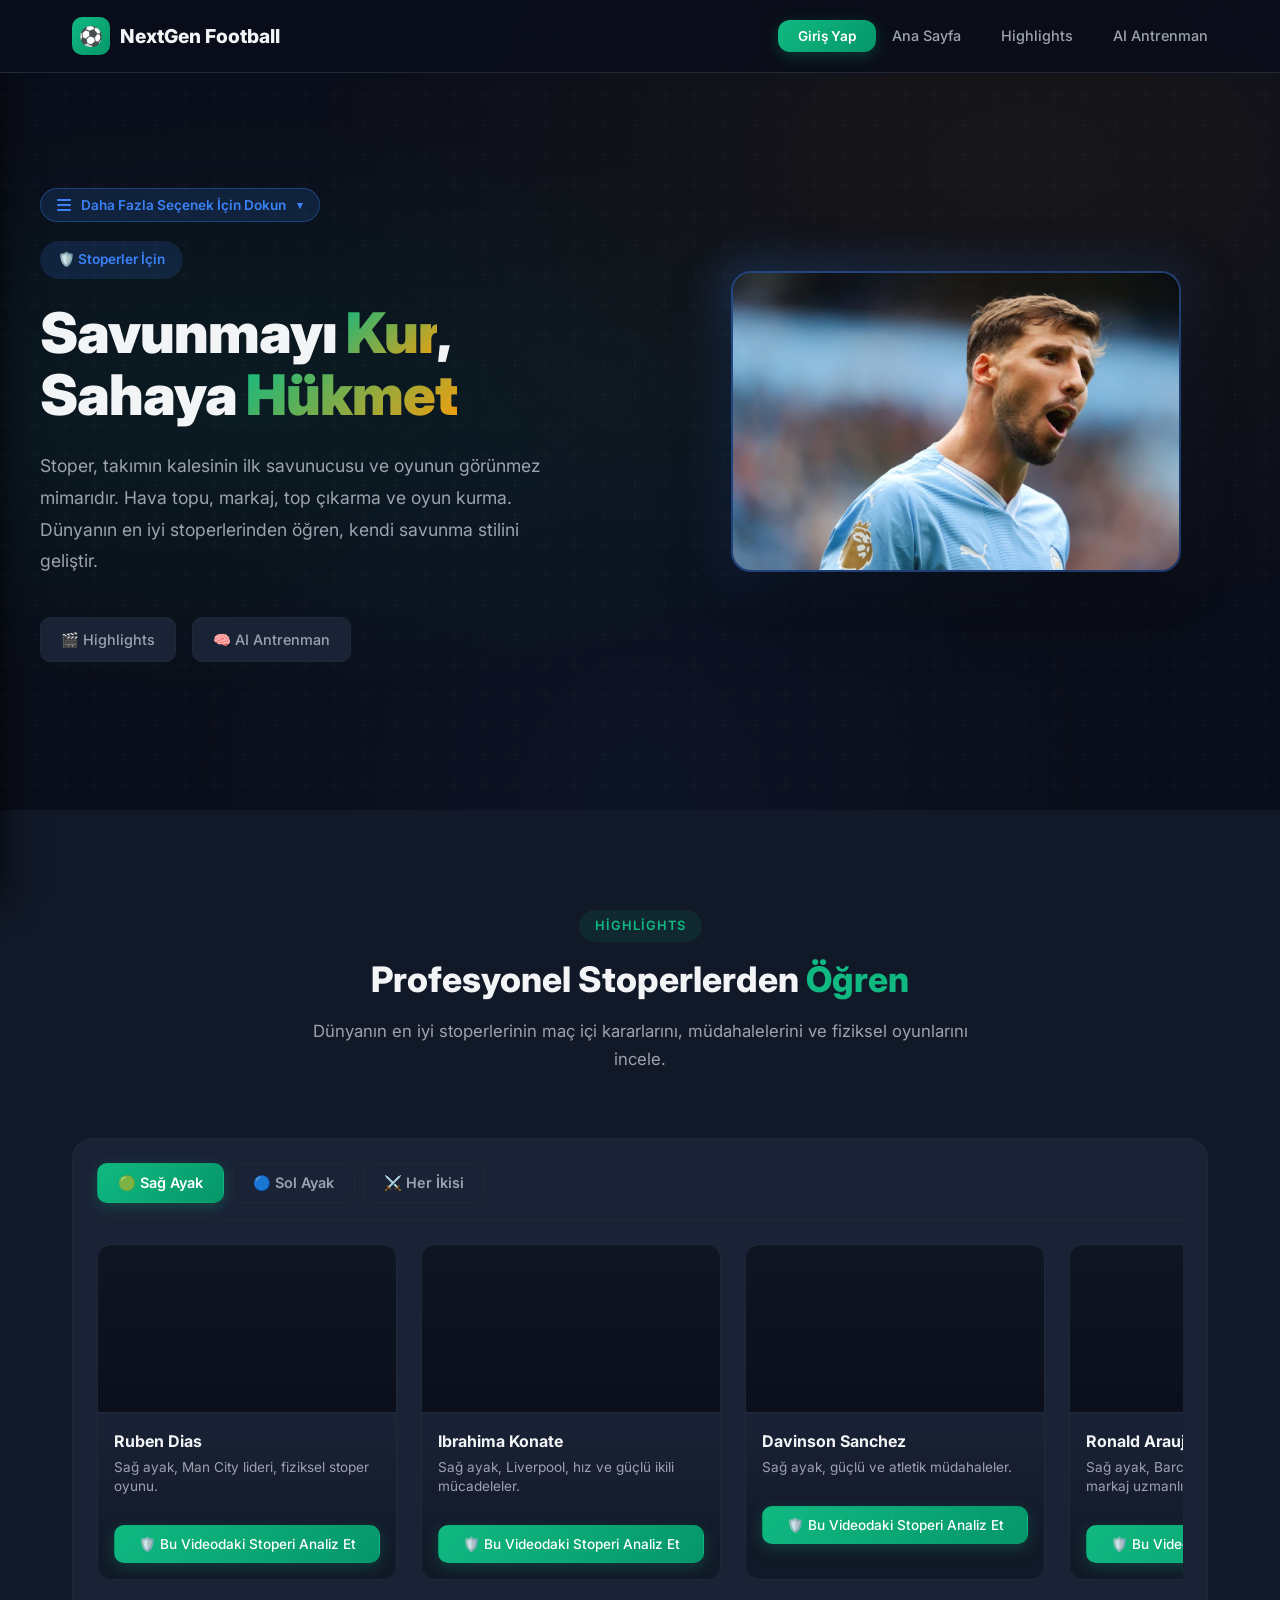
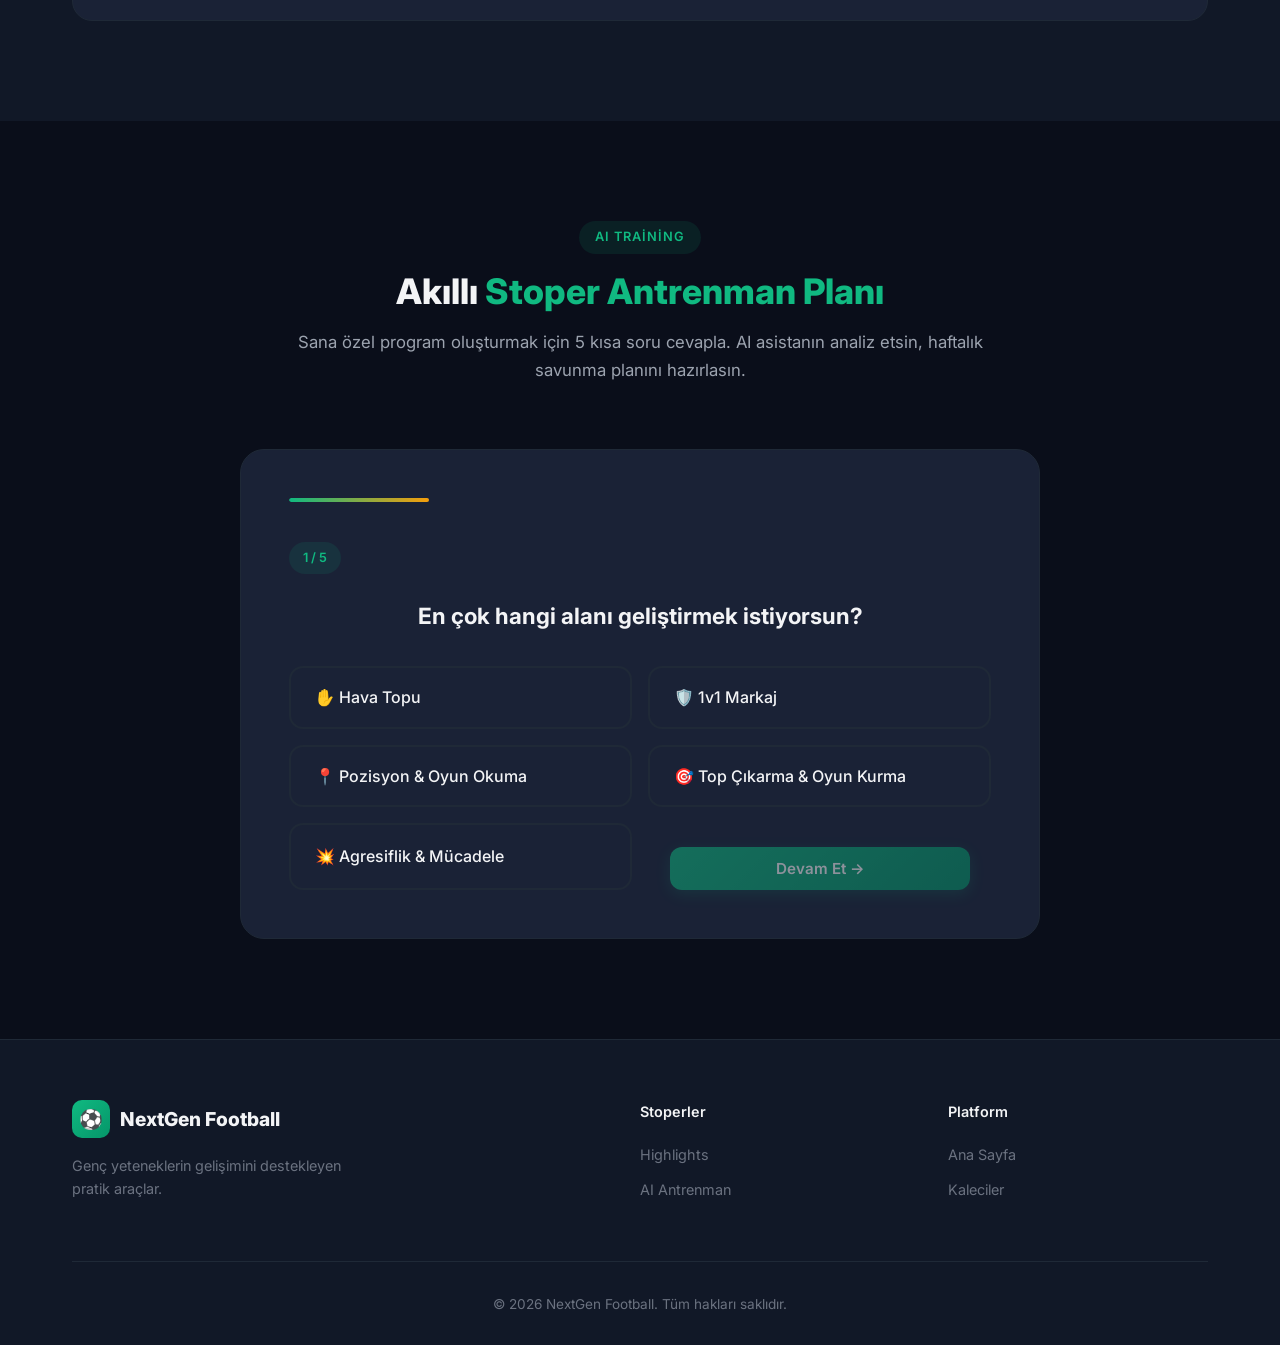
<file: defender.html>
<!DOCTYPE html>
<html lang="tr">
<head>
    <meta charset="UTF-8">
    <meta name="viewport" content="width=device-width, initial-scale=1.0">
    <title>Stoperler - NextGen Football</title>
    <link rel="stylesheet" href="style.css">
    <link rel="stylesheet" href="https://cdnjs.cloudflare.com/ajax/libs/font-awesome/6.5.2/css/all.min.css">
    <link href="https://fonts.googleapis.com/css2?family=Inter:wght@300;400;500;600;700;800;900&display=swap" rel="stylesheet">
</head>
<body class="defender-home">

    <!-- ============================================
         NAVBAR
         ============================================ -->
    <nav class="navbar" id="navbar">
        <div class="navbar-inner">
            <a href="index.html" class="logo">
                <div class="logo-icon">⚽</div>
                <span>NextGen Football</span>
            </a>

            <button class="mobile-menu-btn" id="mobileMenuBtn" aria-label="Menüyü aç" aria-controls="navLinks" aria-expanded="false">
                <span></span>
                <span></span>
                <span></span>
            </button>

            <div class="auth-nav" id="authNav">
                <button class="btn btn-primary btn-auth" id="authBtn">Giriş Yap</button>
            </div>

            <ul class="nav-links goalkeeper-menu" id="navLinks">
                <li><a href="index.html"><span>Ana Sayfa</span><small>NextGen Football'a dön</small></a></li>
                <li><a href="#highlights"><span>Highlights</span><small>Savunma görüntüleri</small></a></li>
                <li><a href="#training"><span>AI Antrenman</span><small>Kendi programını oluştur</small></a></li>
            </ul>
        </div>
    </nav>

    <!-- ============================================
         AUTH MODAL (Kayıt / Giriş)
         ============================================ -->
    <div class="modal-overlay" id="authModal">
        <div class="modal auth-modal">
            <button class="modal-close" id="authModalClose" aria-label="Kapat">✕</button>

            <div class="auth-tabs">
                <button class="auth-tab active" data-auth="login">Giriş Yap</button>
                <button class="auth-tab" data-auth="register">Kayıt Ol</button>
            </div>

            <!-- Giriş Formu -->
            <div class="auth-form active" id="loginForm">
                <h3>Tekrar Hoş Geldin</h3>
                <p class="auth-desc">Hesabına giriş yap, antrenmanlarını takip et.</p>
                <input type="email" class="auth-input" id="loginEmail" placeholder="E-posta adresin" required>
                <input type="password" class="auth-input" id="loginPassword" placeholder="Şifren" required>
                <button class="btn btn-primary btn-full" id="loginSubmit">Giriş Yap →</button>
                <p class="auth-error" id="loginError"></p>
            </div>

            <!-- Kayıt Formu -->
            <div class="auth-form" id="registerForm">
                <h3>NextGen'e Katıl</h3>
                <p class="auth-desc">Ücretsiz hesap oluştur, gelişimini kaydet.</p>
                <input type="text" class="auth-input" id="regUsername" placeholder="Kullanıcı adın" required>
                <input type="email" class="auth-input" id="regEmail" placeholder="E-posta adresin" required>
                <input type="password" class="auth-input" id="regPassword" placeholder="Şifren (min 6 karakter)" required>
                <select class="auth-input" id="regPosition">
                    <option value="">Pozisyonun (isteğe bağlı)</option>
                    <option value="kaleci">Kaleci</option>
                    <option value="stoper">Stoper</option>
                    <option value="bek">Bek</option>
                    <option value="ortasaha">Orta Saha</option>
                    <option value="kanat">Kanat</option>
                    <option value="santrafor">Santrafor</option>
                </select>
                <button class="btn btn-primary btn-full" id="registerSubmit">Hesap Oluştur →</button>
                <p class="auth-error" id="registerError"></p>
            </div>
        </div>
    </div>

    <!-- ============================================
         HERO - STOPPERLER
         ============================================ -->
    <section class="hero hero-defender">
        <div class="hero-bg"></div>
        <div class="hero-content">
            <div class="hero-text">
                <!-- Açılıp kapanan seçenek paneli (slide-in drawer) -->
                <div class="story-panel" id="storyPanel">
                    <button class="story-panel-toggle" id="storyPanelToggle" aria-expanded="false">
                        <i class="fas fa-bars story-toggle-icon"></i>
                        <span class="story-toggle-text">Daha Fazla Seçenek İçin Dokun</span>
                        <span class="story-toggle-arrow">▾</span>
                    </button>

                    <!-- Karartma katmanı (dışa tıklayınca kapanır) -->
                    <div class="story-overlay" id="storyOverlay"></div>

                    <!-- Kayar panel -->
                    <div class="story-drawer" id="storyDrawer" role="dialog" aria-modal="true" aria-label="Seçenekler">
                        <button class="story-drawer-close" id="storyDrawerClose" aria-label="Kapat"><i class="fas fa-times"></i></button>
                        <div class="story-drawer-body">
                            <!-- Günlük Seri widget -->
                            <div class="streak-widget">
                                <div class="streak-header">
                                    <span class="streak-flame">🔥</span>
                                    <span class="streak-count" id="streakCount">0</span>
                                    <span class="streak-label">günlük seri</span>
                                </div>
                                <div class="streak-days" id="streakDays"></div>
                            </div>

                            <!-- Oyuncu Hikayeleri butonu -->
                            <button class="stories-open-btn" id="storiesOpenBtn">
                                <i class="fas fa-book-open"></i>
                                <span>Oyuncu Hikayeleri</span>
                                <i class="fas fa-chevron-right"></i>
                            </button>

                            <!-- Beslenme & Uyku butonu -->
                            <button class="stories-open-btn" id="nutritionOpenBtn">
                                <i class="fas fa-apple-alt"></i>
                                <span>Beslenme & Uyku</span>
                                <i class="fas fa-chevron-right"></i>
                            </button>

                            <!-- İstatistiklerim butonu -->
                            <button class="stories-open-btn" id="statsOpenBtn">
                                <i class="fas fa-chart-line"></i>
                                <span>İstatistiklerim</span>
                                <i class="fas fa-chevron-right"></i>
                            </button>

                            <!-- İstatistik Verilerim butonu -->
                            <button class="stories-open-btn" id="defStatsDataOpenBtn">
                                <i class="fas fa-database"></i>
                                <span>İstatistik Verilerim</span>
                                <i class="fas fa-chevron-right"></i>
                            </button>

                            <!-- Scoutlar Neye Bakar butonu -->
                            <button class="stories-open-btn" id="scoutOpenBtn">
                                <i class="fas fa-binoculars"></i>
                                <span>Scoutlar Neye Bakar</span>
                                <i class="fas fa-chevron-right"></i>
                            </button>

                            <!-- A Takıma Çıkış Yolculuğu butonu -->
                            <button class="stories-open-btn" id="journeyOpenBtn">
                                <i class="fas fa-rocket"></i>
                                <span>A Takıma Çıkış Yolculuğu</span>
                                <i class="fas fa-chevron-right"></i>
                            </button>
                        </div>

                        <!-- Alt profil çubuğu -->
                        <div class="story-drawer-footer">
                            <div class="drawer-profile" id="drawerProfile">
                                <div class="drawer-profile-avatar" id="drawerProfileAvatar">👤</div>
                                <span class="drawer-profile-name" id="drawerProfileName">Misafir</span>
                            </div>
                            <button class="drawer-settings-btn" id="drawerSettingsBtn" aria-label="Ayarlar">
                                <i class="fas fa-cog"></i>
                            </button>
                        </div>
                    </div>

                    <!-- Tam ekran: Oyuncu Hikayeleri -->
                    <div class="stories-overlay" id="storiesOverlay" aria-hidden="true">
                        <button class="stories-back" id="storiesBack" aria-label="Geri"><i class="fas fa-arrow-left"></i><span>Geri</span></button>
                        <button class="stories-close" id="storiesClose" aria-label="Kapat"><i class="fas fa-times"></i></button>
                        <div class="stories-container">
                            <div class="stories-header">
                                <span class="stories-icon">🏆</span>
                                <h2>Oyuncu Hikayeleri</h2>
                                <p>Bu stoperlerin A Takıma çıkış ve kariyer hikayeleri.</p>
                            </div>
                            <div class="stories-grid" id="storiesGrid"></div>
                        </div>
                    </div>

                    <!-- Oyuncu detay modalı -->
                    <div class="story-detail-modal" id="storyDetailModal" aria-hidden="true">
                        <div class="story-detail-box">
                            <button class="story-detail-back" id="storyDetailBack" aria-label="Geri"><i class="fas fa-arrow-left"></i></button>
                            <button class="story-detail-close" id="storyDetailClose" aria-label="Kapat"><i class="fas fa-times"></i></button>
                            <div class="story-detail-content" id="storyDetailContent"></div>
                        </div>
                    </div>

                    <!-- Tam ekran: Beslenme & Uyku -->
                    <div class="nutrition-overlay" id="nutritionOverlay" aria-hidden="true">
                        <button class="stories-back" id="nutritionBack" aria-label="Geri"><i class="fas fa-arrow-left"></i><span>Geri</span></button>
                        <button class="stories-close" id="nutritionClose" aria-label="Kapat"><i class="fas fa-times"></i></button>
                        <div class="nutrition-container">
                            <div class="stories-header">
                                <span class="stories-icon"><i class="fas fa-sun nutrition-sun"></i></span>
                                <h2>Beslenme & Uyku</h2>
                                <p>Vücudun fit, zihnin dinç kalsın. Antrenman kadar toparlanma da önemli.</p>
                            </div>

                            <!-- Özet kartlar -->
                            <div class="nutrition-cards">
                                <a href="#nutr-fit" class="nutrition-tile"><span class="nutrition-tile-icon"><i class="fas fa-dumbbell"></i></span><h4>Fit Kalmak İçin</h4><p>Dengeli beslenme temelleri</p></a>
                                <a href="#nutr-protein" class="nutrition-tile"><span class="nutrition-tile-icon"><i class="fas fa-drumstick-bite"></i></span><h4>Proteinler</h4><p>Temel protein kaynakları</p></a>
                                <a href="#nutr-before" class="nutrition-tile"><span class="nutrition-tile-icon"><i class="fas fa-hourglass-start"></i></span><h4>Maçtan Önce</h4><p>Enerjini doğru al</p></a>
                                <a href="#nutr-after" class="nutrition-tile"><span class="nutrition-tile-icon"><i class="fas fa-bolt"></i></span><h4>Maçtan Sonra</h4><p>Toparlanma yakıtı</p></a>
                                <a href="#nutr-hydra" class="nutrition-tile"><span class="nutrition-tile-icon"><i class="fas fa-droplet"></i></span><h4>Hidrasyon</h4><p>Su ve elektrolit</p></a>
                                <a href="#nutr-avoid" class="nutrition-tile"><span class="nutrition-tile-icon"><i class="fas fa-ban"></i></span><h4>Sakınılacaklar</h4><p>Kaçınman gerekenler</p></a>
                                <a href="#nutr-sleep" class="nutrition-tile"><span class="nutrition-tile-icon"><i class="fas fa-moon"></i></span><h4>Uyku & Toparlanma</h4><p>7-9 saat kaliteli uyku</p></a>
                            </div>

                            <!-- Detaylı bölümler -->
                            <div class="nutrition-sections">

                                <div class="nutrition-block" id="nutr-fit">
                                    <h3>💪 Fit Kalmak İçin</h3>
                                    <ul>
                                        <li><strong>Dengeli tabak:</strong> Her öğünde protein + kompleks karbonhidrat + sebze bulundur.</li>
                                        <li><strong>3 ana, 2 ara öğün:</strong> Gün boyu kan şekerini dengede tut, sık sık az az ye.</li>
                                        <li><strong>Yağsız protein ağırlığı:</strong> Tavuk, hindi, balık, yumurta ve süt ürünlerine öncelik ver.</li>
                                        <li><strong>Lifli beslen:</strong> Tam tahıl, baklagil ve sebzelerle sindirimi destekle.</li>
                                        <li><strong>Hazır gıdayı azalt:</strong> Paketli atıştırmalıklar yerine meyve, kuruyemiş ve yoğurdu tercih et.</li>
                                    </ul>
                                </div>

                                <div class="nutrition-block" id="nutr-protein">
                                    <h3>🍗 Temel Protein Kaynakları</h3>
                                    <ul>
                                        <li><strong>Tavuk & hindi göğsü:</strong> Yağ oranı düşük, kas yenilenmesi için en pratik protein.</li>
                                        <li><strong>Yumurta:</strong> Özellikle kahvaltıda; yüksek biyoyararlanımlı protein.</li>
                                        <li><strong>Balık:</strong> Somon ve ton gibi yağlı balıklar protein + omega-3 sunar (eklem ve toparlanma dostu).</li>
                                        <li><strong>Süt, yoğurt ve lor peyniri:</strong> Protein + kalsiyum; kemik ve kas gücüne katkı.</li>
                                        <li><strong>Baklagiller:</strong> Mercimek, nohut ve fasulye; bitkisel protein ve lif kaynağı.</li>
                                        <li><strong>Günlük hedef:</strong> Genç bir stoper için vücut ağırlığının kilogramı başına 1,6-2 g protein önerilir.</li>
                                    </ul>
                                </div>

                                <div class="nutrition-block" id="nutr-before">
                                    <h3>⏰ Maçtan & Antrenman Önce</h3>
                                    <ul>
                                        <li><strong>2-3 saat önce:</strong> Yulaf, pilav, makarna gibi kompleks karbonhidratlar + yağsız protein yedek deposunu doldurur.</li>
                                        <li><strong>30-45 dakika önce:</strong> Muz veya içecek gibi hafif ve hızlı karbonhidrat tüket.</li>
                                        <li><strong>Yeni yiyecek deneme!</strong> Maç günü daha önce denemediğin hiçbir gıdayı test etme.</li>
                                        <li><strong>Kafeini ölçülü kullan:</strong> İhtiyacın varsa maçtan 45-60 dk önce küçük bir kahve alabilirsin.</li>
                                    </ul>
                                </div>

                                <div class="nutrition-block" id="nutr-after">
                                    <h3>🔋 Maçtan & Antrenman Sonra</h3>
                                    <ul>
                                        <li><strong>30-60 dk penceresi:</strong> Bitirir bitirmez protein + karbonhidrat al; kaslar en çok bu aralıkta toparlanır.</li>
                                        <li><strong>Pratik kombinasyon:</strong> Pilav + tavuk, muz + yoğurt + fıstık ezmesi, süt + yulaf iyi seçenekler.</li>
                                        <li><strong>Elektrolit desteği:</strong> Terle kaybettiğin sodyum ve potasyumu spor içeceği veya tuzlu atıştırmalıkla geri kazan.</li>
                                        <li><strong>Öğünü geciktirme:</strong> Soyunma odasından çıkar çıkmaz bir atıştırma, ana öğünü evde tamamla.</li>
                                    </ul>
                                </div>

                                <div class="nutrition-block" id="nutr-hydra">
                                    <h3>💧 Sıvı & Elektrolit</h3>
                                    <ul>
                                        <li><strong>Günlük hedef:</strong> Gün içinde en az 2-3 litre su hedefle; hava sıcaksa artır.</li>
                                        <li><strong>Maç öncesi:</strong> Isınmadan 2 saat önce 400-600 ml su iç.</li>
                                        <li><strong>Sırasında:</strong> Fırsat buldukça küçük yudumlar al; susamayı bekleme.</li>
                                        <li><strong>İdrar rengi kontrolü:</strong> Açık sarı olmalı; koyu görünüyorsa su içmen gerekir.</li>
                                        <li><strong>Kafein ve alkol dikkat:</strong> İkisi de vücuttan su attırır; maç günü alkole kesinlikle hayır.</li>
                                    </ul>
                                </div>

                                <div class="nutrition-block" id="nutr-avoid">
                                    <h3>🚫 Sakınılması Gerekenler</h3>
                                    <ul>
                                        <li><strong>Fast food & kızartmalar:</strong> Ağır, yağlı ve işlenmiş; sindirimi zor, enerjiyi düşürür.</li>
                                        <li><strong>Şekerli içecekler:</strong> Kola, gazoz ve meyve suları; kan şekerini hızla oynatır.</li>
                                        <li><strong>Alkol:</strong> Uykuyu bozar, toparlanmayı yavaşlatır ve dehidrasyona yol açar.</li>
                                        <li><strong>Maçtan hemen önce ağır öğün:</strong> Mideyi yorar, erken yorulmaya sebep olur.</li>
                                        <li><strong>Abur cubur & paketli atıştırmalıklar:</strong> Boş kalori; doyurur ama besin sağlamaz.</li>
                                        <li><strong>Gece geç saatte yemek:</strong> Uyku kalitesini düşürür, sabah antrenmanına yük olur.</li>
                                    </ul>
                                </div>

                                <div class="nutrition-block" id="nutr-sleep">
                                    <h3>😴 Uyku & Toparlanma</h3>
                                    <ul>
                                        <li><strong>7-9 saat uyku:</strong> Kas onarımı, zihinsel netlik ve tepki hızı uykuda inşa edilir.</li>
                                        <li><strong>Düzenli saat:</strong> Hafta içi dışı aynı saatte yatıp kalk; biyolojik ritmini koru.</li>
                                        <li><strong>Karanlık ve serin oda:</strong> Uyku kalitesini artırır; oda ne kadar karanlıksa melatonin o kadar iyi çalışır.</li>
                                        <li><strong>Ekrandan uzaklaş:</strong> Maç ve telefonları yatmadan 1 saat önce bırak.</li>
                                        <li><strong>Gündüz şekerlemesi:</strong> 20-30 dakikayı geçmeyen kısa uyku enerjini tazeleyebilir.</li>
                                    </ul>
                                </div>

                            </div>
                        </div>
                    </div>

                    <!-- Tam ekran: Scoutlar Neye Bakar -->
                    <div class="scout-overlay" id="scoutOverlay" aria-hidden="true">
                        <button class="stories-back" id="scoutBack" aria-label="Geri"><i class="fas fa-arrow-left"></i><span>Geri</span></button>
                        <button class="stories-close" id="scoutClose" aria-label="Kapat"><i class="fas fa-times"></i></button>
                        <div class="scout-container">
                            <div class="stories-header">
                                <span class="stories-icon"><i class="fas fa-binoculars"></i></span>
                                <h2>Scoutlar Neye Bakar</h2>
                                <p>Bir scoutun gözüne takılan 8 alan ve seçmeye hazırlanmanın kuralları.</p>
                            </div>

                            <!-- Scout alanları -->
                            <div class="scout-tiles">
                                <div class="scout-tile">
                                    <div class="scout-tile-icon"><i class="fas fa-dumbbell"></i></div>
                                    <h4>Fizik & Atletizm</h4>
                                    <p>Boy, hız, çeviklik ve dayanıklılık ilk filtredir. Fiziğin kapıyı açar ama tek başına oyuncu yapmaz.</p>
                                </div>
                                <div class="scout-tile">
                                    <div class="scout-tile-icon"><i class="fas fa-futbol"></i></div>
                                    <h4>Top Kontrolü & İlk Dokunuş</h4>
                                    <p>Baskıda yapılan ilk dokunuş ve güvenilir pas; top çıkarma yeteneğinin en net göstergesidir.</p>
                                </div>
                                <div class="scout-tile">
                                    <div class="scout-tile-icon"><i class="fas fa-brain"></i></div>
                                    <h4>Oyun Okuma & Zeka</h4>
                                    <p>Doğru zamanda doğru yerde olmak. Pozisyon bilgisi ve öngörü, sonradan öğretilmesi en zor becerilerdir.</p>
                                </div>
                                <div class="scout-tile">
                                    <div class="scout-tile-icon"><i class="fas fa-sync-alt"></i></div>
                                    <h4>Hata Sonrası Reaksiyon</h4>
                                    <p>Scout hatana değil, hatadan sonra ne yaptığına bakar: hemen oyuna dönüyor musun, yoksa oyundan kopuyor musun?</p>
                                </div>
                                <div class="scout-tile">
                                    <div class="scout-tile-icon"><i class="fas fa-bolt"></i></div>
                                    <h4>Baskı Altında Davranış</h4>
                                    <p>Rakip bastırırken panik mi ediyorsun? Sakin kalan ve doğru karar veren oyuncu her zaman bir adım önde biter.</p>
                                </div>
                                <div class="scout-tile">
                                    <div class="scout-tile-icon"><i class="fas fa-user-check"></i></div>
                                    <h4>İş Ahlakı & Tutum</h4>
                                    <p>Antrenmana gelişin, antrenörün direktifine uyumun ve öğrenme isteğin; çoğu zaman teknikten bile önce ölçülür.</p>
                                </div>
                                <div class="scout-tile">
                                    <div class="scout-tile-icon"><i class="fas fa-hand-fist"></i></div>
                                    <h4>Hava Topu & Düello</h4>
                                    <p>Çıkış zamanlaması, kafa ve ikili mücadelede kararlılık; bir stoper için işin neredeyse yarısıdır.</p>
                                </div>
                                <div class="scout-tile">
                                    <div class="scout-tile-icon"><i class="fas fa-bullhorn"></i></div>
                                    <h4>İletişim & Liderlik</h4>
                                    <p>Defans hattını yöneten, sesiyle organizasyon kuran savunmacılar scoutlarda her zaman daha güçlü iz bırakır.</p>
                                </div>
                            </div>

                            <!-- Seçme kuralları -->
                            <div class="scout-columns">
                                <div class="scout-block scout-do">
                                    <h3><i class="fas fa-check-circle"></i> Seçmede Yapılması Gerekenler</h3>
                                    <ul>
                                        <li><strong>Erken git, ısınmayı ciddiye al:</strong> Scout seni ısınmada da izler; geç gelen adaylar ilk notunu erkenden kaybeder.</li>
                                        <li><strong>Basit ve doğru oyna:</strong> Gösteriş yerine güvenilir ilk dokunuş ve doğru pas; scout hatasız oynayanı arar.</li>
                                        <li><strong>Sıra beklerken bile oyunu izle:</strong> Maçı takip eden, takımla bağ kuran oyuncu ilgili ve sorumlu görünür.</li>
                                        <li><strong>Antrenörün dediğini hemen uygula:</strong> Direktifi dene; koçun notuna olumlu katkı yaparsın.</li>
                                        <li><strong>Hata sonrası hemen toparlan:</strong> Düştüysen kalk ve oyuna dön; scout ikinci hamle kadar sana bakar.</li>
                                        <li><strong>Takım arkadaşlarınla konuş, destek ol:</strong> Sesli iletişim ve motivasyon; tek başına oynayan değil takım oyuncusu aranıyor.</li>
                                        <li><strong>Son ana kadar çabala:</strong> Maç bitmeden karar yok; son dakikada yapılan geri koşu, ilk dakikadaki performans kadar önemlidir.</li>
                                        <li><strong>Duygularını kontrol et:</strong> Aşırı sevinç ve öfke ikisi de dikkat çeker; istikrarlı hâl scoutu rahatlatır.</li>
                                    </ul>
                                </div>
                                <div class="scout-block scout-dont">
                                    <h3><i class="fas fa-times-circle"></i> Yapılmaması Gerekenler</h3>
                                    <ul>
                                        <li><strong>Görevini bırakıp topa koşma:</strong> Pozisyonunu terk eden oyuncu disiplin notu alır; takım seni olmadığın yerde aramak zorunda kalmaz.</li>
                                        <li><strong>Gereksiz risk alma:</strong> Gösterişli top çıkarma denemeleri top kayıpları getirir; güvenli pas her zaman önce gelir.</li>
                                        <li><strong>Hata sonrası oyundan kopma:</strong> Omurgayı düşürüp başını eğme; scout bir sonraki topu izlerken seni de kollarında görür.</li>
                                        <li><strong>Sakatlık numarası yapma:</strong> Abartılı acı ve oyunu yavaşlatma; scout bunu ilk seferde fark eder ve güven kaybolur.</li>
                                        <li><strong>Takım arkadaşını ya da kalecini suçlama:</strong> Suçlayan değil düzelten ol; ses tonu her şeyi anlatır.</li>
                                        <li><strong>Telefon ya da kulaklık ile ayrışma:</strong> Antrenman öncesinde veya esnasında başka işle ilgilenmek profesyonellik izlenimini sıfırlar.</li>
                                        <li><strong>Geç kalma:</strong> İlk izlenim en güçlü izlenimdir; scout seni beklerken not almaya başlar.</li>
                                        <li><strong>Yorgunluğunla hırçınlaşma:</strong> Eller belde duruş ve sahaya yığılma; enerjini şikâyetle değil hareketle yönet.</li>
                                    </ul>
                                </div>
                            </div>

                            <div class="scout-note">
                                <i class="fas fa-lightbulb"></i>
                                <p><strong>Bunu bil:</strong> Bir scout nadiren tek maçla karar verir; seni genellikle 2-3 maç izleyip notlarını birleştirir. Soyunma odası davranışı ve antrenman disiplini de dosyana işlenir. Kulüpler yalnızca o günkü performansa değil, "bu oyuncu bir yıl sonra nasıl olacak?" sorusuna da bakar.</p>
                            </div>
                        </div>
                    </div>

                    <!-- Tam ekran: A Takıma Çıkış Yolculuğu -->
                    <div class="journey-overlay" id="journeyOverlay" aria-hidden="true">
                        <button class="stories-back" id="journeyBack" aria-label="Geri"><i class="fas fa-arrow-left"></i><span>Geri</span></button>
                        <button class="stories-close" id="journeyClose" aria-label="Kapat"><i class="fas fa-times"></i></button>
                        <div class="journey-container">
                            <div class="stories-header">
                                <span class="stories-icon"><i class="fas fa-rocket"></i></span>
                                <h2>A Takıma Çıkış Yolculuğu</h2>
                                <p>Altyapıdan A takıma uzanan yol kısa sürmez. En çok pes edilen durakları, sabrın yollarını ve gerçek bir hikâyeyi burada bulacaksın.</p>
                            </div>

                            <!-- Kritik dönemler: yol haritası -->
                            <div class="journey-timeline">
                                <div class="journey-step">
                                    <div class="journey-marker">
                                        <span class="journey-age">14-16</span>
                                        <span class="journey-mark"><i class="fas fa-shoe-prints"></i></span>
                                    </div>
                                    <div class="journey-card">
                                        <h4>Keşif Çağı <em>· "Senden futbolcu mu olur?"</em></h4>
                                        <p class="journey-why"><strong>Neden burada pes edilir:</strong> Çevreden gelen "senden bir şey olmaz" sözleri ve ailede spor kültürü yokken kimsenin arkanda durmaması. Yetenek henüz çok yeni, söylentiler çok hazır.</p>
                                        <p class="journey-how"><strong>Ne yapmalı:</strong> Bu yaşta tek görevin öğrenmek. Altyapıya girmek için değil, kendin için çalış; inanç yoksa bile antrenmanı bırakma çünkü çıkış yolculuğu burada başlar.</p>
                                    </div>
                                </div>
                                <div class="journey-step">
                                    <div class="journey-marker">
                                        <span class="journey-age">17-18</span>
                                        <span class="journey-mark"><i class="fas fa-tools"></i></span>
                                    </div>
                                    <div class="journey-card">
                                        <h4>Altyapı Sınavı <em>· "Ya oynayamazsam?"</em></h4>
                                        <p class="journey-why"><strong>Neden burada pes edilir:</strong> İlk 11'e girememe, antrenörün gözüne girememe ve arkadaşlarının öne geçtiğini görme. Bir türlü oynatılmayan genç, "bu takımda şansım yok" deyip bırakır.</p>
                                        <p class="journey-how"><strong>Ne yapmalı:</strong> Kadro kararını kontrol edemezsin, antrenman kaliteni edebilirsin. Yedekliği bitiş değil, izleme ve hazırlık dönemi say; oyuna girdiğinde en hazır olan sen ol.</p>
                                    </div>
                                </div>
                                <div class="journey-step">
                                    <div class="journey-marker">
                                        <span class="journey-age">19-21</span>
                                        <span class="journey-mark"><i class="fas fa-door-open"></i></span>
                                    </div>
                                    <div class="journey-card">
                                        <h4>Pro Geçişi <em>· "Belirsizlik Çağı"</em></h4>
                                        <p class="journey-why"><strong>Neden burada pes edilir:</strong> Altyapı sözleşmesi biter, A takımda yer yoktur. Kiralanmalar, denemeler, "kimse beni istemiyor" hissi. Bu, kariyerin en kritik kopuş noktasıdır.</p>
                                        <p class="journey-how"><strong>Ne yapmalı:</strong> Sözleşmeye değil gelişime oyna. Bu kulüp almazsa bir leaugue aşağısı, bir şehir uzağı; statü değil süreklilik aranır. Gelişimini sürdürdüğün sürece kapı bir gün açılır.</p>
                                    </div>
                                </div>
                                <div class="journey-step">
                                    <div class="journey-marker">
                                        <span class="journey-age">Her yaş</span>
                                        <span class="journey-mark"><i class="fas fa-briefcase-medical"></i></span>
                                    </div>
                                    <div class="journey-card">
                                        <h4>Sakatlık Duraksaması <em>· "Her şey bitti mi?"</em></h4>
                                        <p class="journey-why"><strong>Neden burada pes edilir:</strong> Uzun bir sakatlık, "buradan sonra bir daha oynayamam" kaygısı ve yalnızca rehabilitasyon koridorunda geçen aylar. Zihin, vücuttan daha hızlı pes eder.</p>
                                        <p class="journey-how"><strong>Ne yapmalı:</strong> Sakatlığı bir bitiş değil, yeniden başlangıç say. Adım adım dön, acele etme; bu durakta sabır, sürat kadar değerlidir. Aşağıdaki hikâyenin kahramanı tam bu durakta pes etmek üzereydi.</p>
                                    </div>
                                </div>
                            </div>

                            <!-- İnanmayanlara rağmen -->
                            <div class="journey-pride">
                                <h3><i class="fas fa-shield-halved"></i> İnanmayanlara Rağmen</h3>
                                <p class="journey-pride-lead">Aile desteği gelmiyorsa, antrenör seni daha da az oynatıyorsa ya da çevren "bırak artık" diyorsa: bu listedeki kurallar senin pusulan.</p>
                                <div class="journey-pride-cols">
                                    <div class="scout-block scout-do">
                                        <h3><i class="fas fa-check-circle"></i> Başa Çıkma Yolları</h3>
                                        <ul>
                                            <li><strong>Kendi destek ağını kur:</strong> Takım arkadaşları, antrenörler ya da çevrendeki tek bir inanan kişi bile yetişmeye yeter. Destek yoksa antrenman saati senin en sadık arkadaşın.</li>
                                            <li><strong>Kanıtını antrenmanda koy:</strong> "Kendini göster" denmesini beklemeden çalış; saha raporu, söylentiden her zaman güçlüdür.</li>
                                            <li><strong>Söylentileri değil, geri bildirimi dinle:</strong> "Olamazsın" diyen duygunun değil, antrenörden aldığın somut notların peşine düş.</li>
                                            <li><strong>Kontrol edebildiğine odaklan:</strong> Uyku, beslenme, antrenmanlar, video izleme senin; kadro ve transfer kararları değil. Energini senin alanında harca.</li>
                                            <li><strong>Karşılaştırmayı bırak:</strong> Birinin bir yıl önce A takıma çıkması senin geç kaldığın anlamına gelmez; her yolcunun durakları farklıdır.</li>
                                        </ul>
                                    </div>
                                    <div class="scout-block scout-dont">
                                        <h3><i class="fas fa-times-circle"></i> Pes Ettiren Tuzaklar</h3>
                                        <ul>
                                            <li><strong>"Seçilmedim, demek ki kötüyüm":</strong> Ret bir sonuç değil, bir geri bildirimdir; bazen sadece yanlış kapıya vurmuşsundur.</li>
                                            <li><strong>Yakınlarıyla kavgaya tutuşmak:</strong> İnandıramıyorsan tartışma; konuş ve süreci soğukkanlılıkla anlat, çalışman zaten sözün yerine geçer.</li>
                                            <li><strong>Sosyal medyada parlayan "hızlı çıkış" hikâyeleriyle kendini kıyaslama:</strong> Gördüğün sadece vitrindir; arkadaki yıllar görünmez.</li>
                                            <li><strong>Tek bölümden yolculuk bırakma:</strong> Bir yaşta oynayamadın diye tüm yolculuğu bitirmek, en yakın kapının önünde dururken evine dönmektir.</li>
                                        </ul>
                                    </div>
                                </div>
                            </div>

                            <!-- Gerçek hikâye: Thiago Silva -->
                            <div class="journey-story">
                                <div class="journey-story-head">
                                    <span class="journey-story-flag"><i class="fas fa-trophy"></i></span>
                                    <div>
                                        <h3>Gerçek Hikâye: Thiago Silva</h3>
                                        <p>Bu isim sana tanıdık geliyor. Ama onun da bir an, tam bu yolculuğun ortasında pes etmek üzere olduğunu biliyor muydun?</p>
                                    </div>
                                </div>
                                <div class="journey-story-timeline">
                                    <div class="journey-story-item">
                                        <span class="journey-story-year">Rio, 1984</span>
                                        <p><strong>Mütevazı bir çocukluk.</strong> Futbol dışında her şey kısıtlıydı; çevrede ona "bu işten bir şey olmaz" gözüyle bakanlar da eksik değildi.</p>
                                    </div>
                                    <div class="journey-story-item">
                                        <span class="journey-story-year">2004 · Dinamo Moskova</span>
                                        <p><strong>Avrupa'ya ilk adım tersine döndü.</strong> Uyum zorlukları üstüne tüberküloz teşhisi geldi. Aylarca futboldan uzak kaldı; yaşadıkları onu "bırakmalı mıyım?" sorusunun eşiğine getirdi.</p>
                                    </div>
                                    <div class="journey-story-item">
                                        <span class="journey-story-year">2006 · Fluminense</span>
                                        <p><strong>Yeniden doğuş.</strong> Brezilya'ya döndü, kendisine güvenen bir teknik direktör buldu ve sahaya geri döndü. İki yıl içinde Avrupa'nın kapısını yeniden çaldı.</p>
                                    </div>
                                    <div class="journey-story-item">
                                        <span class="journey-story-year">2009 · Milan</span>
                                        <p><strong>Zirve yaklaşıyor.</strong> İtalya'da kaptenlik seviyesine yükseldi, dünya çapında bir stoper olduğunu herkese kanıtladı.</p>
                                    </div>
                                    <div class="journey-story-item">
                                        <span class="journey-story-year">2012 ve sonrası · PSG + Chelsea</span>
                                        <p><strong>İşte bugünkü Silva.</strong> Paris'te kaptanlık yaptı, 2021'de Chelsea ile Şampiyonlar Ligi'ni kazandı. 40 yaşını geçmişken bile dünyanın en saygın stoperlerinden biri olarak oynamaya devam ediyor.</p>
                                    </div>
                                </div>
                                <div class="journey-story-quote">
                                    <i class="fas fa-quote-left"></i>
                                    <p>Aynı duyguyu o da yaşadı: "kimse inanmıyor, ben bu işi bırakmalı mıyım?" Ama sabretti, kulüp ve çevre değiştirdi, çalışmayı bırakmadı. Ret kelimesi onun için son cümle değil, bir sonraki kapının başlangıcı oldu. Bugün sen de aynı çizgidesin; sıradaki kapı senin.</p>
                                </div>
                            </div>

                            <!-- Sabır pratiği -->
                            <div class="journey-pride">
                                <h3><i class="fas fa-hourglass-half"></i> Sabır Pratiği</h3>
                                <p class="journey-pride-lead">Sabır bir bekleyiş değil, her gün tekrarlanan küçük bir eylemdir. Bu üç adım yolculuğun provası olsun.</p>
                                <div class="journey-steps-grid">
                                    <div class="journey-step-card">
                                        <span class="journey-step-num">1</span>
                                        <h5>Günü kazan</h5>
                                        <p>Her gün tek hedefin antrenmana gitmek olsun. Büyük çıkışlar, küçük ve sıradan günlerin üst üste gelmesiyle biter.</p>
                                    </div>
                                    <div class="journey-step-card">
                                        <span class="journey-step-num">2</span>
                                        <h5>Bir yıl bekle, iki yıl inşa et</h5>
                                        <p>Birkaç ay içinde sonuç arama; oyuncu gelişimi sezon sezon ölçülür. Kendine en az bir sezonluk sabır sözü ver.</p>
                                    </div>
                                    <div class="journey-step-card">
                                        <span class="journey-step-num">3</span>
                                        <h5>Süreci görünür kıl</h5>
                                        <p>İstatistiklerim bölümündeki Antrenman Günlüğü'ne her tamamladığın antrenmanı işaretle. Serin büyüdükçe sabrın da gözle görünür hale gelir.</p>
                                    </div>
                                </div>
                            </div>

                            <div class="scout-note">
                                <i class="fas fa-lightbulb"></i>
                                <p><strong>Bunu bil:</strong> A takıma çıkış çoğu zaman bir atlama değil, bir kapıdır: önünde beklersin ama seni en iyi gören antrenör ya da o kapının açıldığı an belirsizdir. İnanmayanlara cevabın sahada yazılır; yazmaya devam et.</p>
                            </div>
                        </div>
                    </div>

                    <!-- Tam ekran: İstatistiklerim -->
                    <div class="stats-overlay" id="statsOverlay" aria-hidden="true">
                        <button class="stories-back" id="statsBack" aria-label="Geri"><i class="fas fa-arrow-left"></i><span>Geri</span></button>
                        <button class="stories-close" id="statsClose" aria-label="Kapat"><i class="fas fa-times"></i></button>
                        <div class="stats-container">
                            <div class="stories-header">
                                <span class="stories-icon"><i class="fas fa-chart-line"></i></span>
                                <h2>İstatistiklerim</h2>
                                <p>Fiziksel verini ve haftalık antrenman gelişimini tek yerden takip et.</p>
                            </div>

                            <!-- Fiziksel özellikler -->
                            <div class="stats-section">
                                <h3>📏 Fiziksel Özellikler</h3>
                                <p class="stats-hint">Boy ve kilonu bir kez gir, sonra istediğin zaman güncelle.</p>
                                <div class="stats-physical-row">
                                    <label class="stats-field">Boy (cm)
                                        <input type="number" id="physHeight" min="120" max="230" inputmode="numeric" placeholder="Örn: 178">
                                    </label>
                                    <label class="stats-field">Kilo (kg)
                                        <input type="number" id="physWeight" min="30" max="200" inputmode="numeric" placeholder="Örn: 72">
                                    </label>
                                    <button class="stats-save-btn" id="physSaveBtn"><i class="fas fa-save"></i> Kaydet</button>
                                </div>
                                <div class="stats-physical-info" id="physInfo"></div>
                            </div>

                            <!-- Maç istatistikleri giriş formu (Verilerim'de tarihli görüntülenir) -->
                            <div class="stats-section">
                                <h3>🛡️ Maç İstatistikleri</h3>
                                <p class="stats-hint">Her maç sonrası defans istatistiklerini kaydet. Kayıtlar tarihli olarak İstatistik Verilerim sayfasında görünür.</p>
                                <div class="gk-save-row">
                                    <label class="stats-field">İkili Mücadele Kaz.
                                        <input type="number" id="dfDuel" min="0" max="50" inputmode="numeric" value="0">
                                    </label>
                                    <label class="stats-field">Hava Topu Kaz.
                                        <input type="number" id="dfAir" min="0" max="50" inputmode="numeric" value="0">
                                    </label>
                                    <label class="stats-field">Top Çalma
                                        <input type="number" id="dfTackle" min="0" max="50" inputmode="numeric" value="0">
                                    </label>
                                    <label class="stats-field">İsabetli Pas
                                        <input type="number" id="dfPassOk" min="0" max="200" inputmode="numeric" value="0">
                                    </label>
                                    <label class="stats-field">Top Kaybı
                                        <input type="number" id="dfLoss" min="0" max="50" inputmode="numeric" value="0">
                                    </label>
                                </div>
                                <button class="stats-save-btn" id="dfSaveBtn" style="margin-top: 14px;"><i class="fas fa-save"></i> Maçı Kaydet</button>
                            </div>

                            <!-- Maç Notlarım -->
                            <div class="stats-section">
                                <h3>📝 Maç Notlarım</h3>
                                <p class="stats-hint">Maç sonrası kısa notlarını yaz. Notlar tarihli olarak İstatistik Verilerim sayfasında görünür.</p>
                                <div class="gk-note-form">
                                    <textarea id="dfNoteText" class="gk-note-input" rows="3" placeholder="Maç hakkında kısa not... (ör. 'Hava toplarında üstün geldim, ikili mücadelede sert kalmam gerekiyor')"></textarea>
                                    <button class="stats-save-btn" id="dfNoteAdd"><i class="fas fa-plus"></i> Not Ekle</button>
                                </div>
                            </div>
                        </div>
                    </div>

                    <!-- Tam ekran: İstatistik Verilerim -->
                    <div class="statsdata-overlay" id="defStatsDataOverlay" aria-hidden="true">
                        <button class="stories-back" id="defStatsDataBack" aria-label="Geri"><i class="fas fa-arrow-left"></i><span>Geri</span></button>
                        <button class="stories-close" id="defStatsDataClose" aria-label="Kapat"><i class="fas fa-times"></i></button>
                        <div class="statsdata-container">
                            <div class="stories-header">
                                <span class="stories-icon"><i class="fas fa-database"></i></span>
                                <h2>İstatistik Verilerim</h2>
                                <p>Kaydettiğin defans istatistiklerini maç maç görüntüle, gelişimini takip et.</p>
                            </div>

                            <!-- Reyting Özeti (10 maça ulaşınca görünür) -->
                            <div class="gk-rating-box" id="dfRatingBox" style="display:none;">
                                <div class="gk-rating-header">
                                    <span class="gk-rating-score" id="dfRatingScore">0</span>
                                    <div class="gk-rating-label">
                                        <strong id="dfRatingTitle">Genel Reyting</strong>
                                        <small id="dfRatingSub">10 maç tamamlandı</small>
                                    </div>
                                </div>
                                <div class="gk-rating-bars" id="dfRatingBars"></div>
                                <div class="gk-ai-tips" id="dfAiTips"></div>
                            </div>

                            <!-- Sekme Başlıkları -->
                            <div class="def-statsdata-tabs">
                                <button class="def-statsdata-tab active" data-statstab="stats">🛡️ Maç İstatistikleri</button>
                                <button class="def-statsdata-tab" data-statstab="notes">📝 Notlarım</button>
                            </div>

                            <!-- İstatistikler Sekmesi (Maç Maç) -->
                            <div class="def-statsdata-panel active" id="defStatsDataStatsPanel">
                                <div class="statsdata-list" id="defStatsDataStatsList">
                                    <!-- JS render -->
                                </div>
                            </div>

                            <!-- Notlarım Sekmesi (Kayıtlı Notlar) -->
                            <div class="def-statsdata-panel" id="defStatsDataNotesPanel">
                                <div class="statsdata-list" id="defStatsDataNotesList">
                                    <!-- JS render -->
                                </div>
                            </div>
                        </div>
                    </div>

                    <!-- Tam ekran: Profil Düzenle -->
                    <div class="profile-edit-overlay" id="profileEditOverlay" aria-hidden="true">
                        <button class="stories-back" id="profileEditBack" aria-label="Geri"><i class="fas fa-arrow-left"></i><span>Geri</span></button>
                        <button class="stories-close" id="profileEditClose" aria-label="Kapat"><i class="fas fa-times"></i></button>
                        <div class="profile-edit-container">
                            <div class="stories-header">
                                <span class="stories-icon"><i class="fas fa-user-edit"></i></span>
                                <h2>Profil Düzenle</h2>
                                <p>Profil fotoğrafını ve ismini güncelle. Değişiklikler cihazında saklanır.</p>
                            </div>

                            <div class="profile-edit-avatar">
                                <div class="profile-edit-avatar-preview" id="profileEditAvatarPreview">👤</div>
                                <span class="profile-edit-avatar-hint">Profil fotoğrafın</span>
                            </div>

                            <div class="profile-edit-field">
                                <label for="profileEditName">İsim</label>
                                <input type="text" id="profileEditName" class="auth-input" placeholder="Kullanıcı adın" maxlength="30">
                            </div>

                            <div class="profile-edit-actions">
                                <button class="btn btn-primary profile-edit-btn profile-edit-file-btn" id="profileEditFileBtn">
                                    <i class="fas fa-file-image"></i> Dosya Seç
                                </button>
                                <button class="btn btn-primary profile-edit-btn profile-edit-touch-btn" id="profileEditGalleryBtn">
                                    <i class="fas fa-images"></i> Galeri
                                </button>
                                <button class="btn btn-primary profile-edit-btn profile-edit-touch-btn" id="profileEditCameraBtn">
                                    <i class="fas fa-camera"></i> Kamera
                                </button>
                                <input type="file" id="profileEditFile" accept="image/*" style="display:none;">
                                <input type="file" id="profileEditCameraFile" accept="image/*" capture="environment" style="display:none;">
                            </div>

                            <div class="profile-edit-info" id="profileEditInfo"></div>
                            <p class="profile-edit-note"><i class="fas fa-info-circle"></i> Telefon/tablette "Galeri" ve "Kamera" seçenekleri görünür. Fotoğraf cihazında saklanır, sunucuya yüklenmez.</p>
                        </div>
                    </div>

                    <!-- Kamera: Canlı Önizleme -->
                    <div class="camera-overlay" id="cameraOverlay" aria-hidden="true">
                        <button class="stories-close" id="cameraClose" aria-label="Kapat"><i class="fas fa-times"></i></button>
                        <div class="camera-container">
                            <div class="stories-header">
                                <span class="stories-icon"><i class="fas fa-camera"></i></span>
                                <h2>Fotoğraf Çek</h2>
                                <p>Kendini kareye yerleştir, ardından Yakala'ya bas.</p>
                            </div>
                            <p class="camera-hint"><i class="fas fa-hand-pointer"></i> Alta doğru kaydırarak Yakala butonunu görebilirsin.</p>
                            <div class="camera-viewport">
                                <video id="cameraVideo" autoplay playsinline muted></video>
                            </div>
                            <div class="camera-actions">
                                <button class="btn btn-primary" id="cameraCaptureBtn"><i class="fas fa-camera"></i> Yakala</button>
                                <button class="btn" id="cameraCancelBtn"><i class="fas fa-times"></i> İptal</button>
                            </div>
                        </div>
                    </div>

                    <!-- Tam ekran: Ayarlar -->
                    <div class="settings-overlay" id="settingsOverlay" aria-hidden="true">
                        <button class="stories-back" id="settingsBack" aria-label="Geri"><i class="fas fa-arrow-left"></i><span>Geri</span></button>
                        <button class="stories-close" id="settingsClose" aria-label="Kapat"><i class="fas fa-times"></i></button>
                        <div class="settings-container">
                            <div class="stories-header">
                                <span class="stories-icon"><i class="fas fa-cog"></i></span>
                                <h2>Ayarlar</h2>
                                <p>Mevkini değiştir, geri bildirim gönder ve hesabını yönet.</p>
                            </div>

                            <div class="settings-group">
                                <button class="settings-item" id="settingsChangePosition">
                                    <span class="settings-item-icon"><i class="fas fa-arrows-rotate"></i></span>
                                    <span class="settings-item-text">
                                        <strong>Mevkini Değiştir</strong>
                                        <small>Kaleci, Stoper ve diğer mevkiler arasından seç</small>
                                    </span>
                                    <i class="fas fa-chevron-right"></i>
                                </button>

                                <button class="settings-item" id="settingsFeedbackBtn">
                                    <span class="settings-item-icon"><i class="fas fa-comment-dots"></i></span>
                                    <span class="settings-item-text">
                                        <strong>Geri Bildirim Gönder</strong>
                                        <small>Beğenmediğin veya eksik bulduğun yerleri bize yaz</small>
                                    </span>
                                    <i class="fas fa-chevron-right"></i>
                                </button>

                                <button class="settings-item settings-danger" id="settingsLogout">
                                    <span class="settings-item-icon"><i class="fas fa-sign-out-alt"></i></span>
                                    <span class="settings-item-text">
                                        <strong>Çıkış Yap</strong>
                                        <small>Hesabından çık ve giriş yapma ekranına dön</small>
                                    </span>
                                    <i class="fas fa-chevron-right"></i>
                                </button>
                            </div>

                            <div class="settings-about">
                                <h3><i class="fas fa-info-circle"></i> Hakkında</h3>
                                <p><strong>NextGen Football</strong> — genç yeteneklerin gelişimini destekleyen pratik araçlar. Stoper sayfası; AI antrenman planı, scout rehberi ve çıkış yolculuğu içerir.</p>
                                <p><strong>Sürüm:</strong> 1.0.0</p>
                            </div>

                            <div class="settings-privacy">
                                <h3><i class="fas fa-shield-halved"></i> Veri &amp; Gizlilik</h3>
                                <p>Profil fotoğrafın, ismin, antrenman günlüğün ve serin <strong>yalnızca cihazında</strong> saklanır (tarayıcı yerel depolama). Geri bildirim ve kayıt bilgileri sunucuya iletilir. Verilerin üçüncü kişilerle paylaşılmaz.</p>
                            </div>

                            <!-- Geri Bildirim alt ekranı -->
                            <div class="settings-feedback-panel" id="settingsFeedbackPanel" style="display:none;">
                                <h3>Geri Bildirim</h3>
                                <p class="settings-feedback-hint">Uygulamada beğenmediğin, eksik bulduğun veya geliştirilmesini istediğin yerleri yaz.</p>
                                <textarea class="settings-feedback-input" id="settingsFeedbackText" rows="5" placeholder="Yorumun... (ör. 'AI planı daha kısa olsun', 'yeni bölümler ekleyin'...)"></textarea>
                                <button class="btn btn-primary btn-full" id="settingsFeedbackSend"><i class="fas fa-paper-plane"></i> Gönder</button>
                                <p class="settings-feedback-status" id="settingsFeedbackStatus"></p>
                                <button class="settings-feedback-back" id="settingsFeedbackBack"><i class="fas fa-arrow-left"></i> Geri</button>
                            </div>
                        </div>
                    </div>
                </div>
                <span class="hero-badge">🛡️ Stoperler İçin</span>
                <h1>Savunmayı <span class="gradient-text">Kur</span>,<br>Sahaya <span class="gradient-text">Hükmet</span></h1>
                <p class="hero-desc">
                    Stoper, takımın kalesinin ilk savunucusu ve oyunun görünmez mimarıdır.
                    Hava topu, markaj, top çıkarma ve oyun kurma. Dünyanın en iyi stoperlerinden
                    öğren, kendi savunma stilini geliştir.
                </p>
                <div class="hero-subnav">
                    <a href="#highlights" class="subnav-link">🎬 Highlights</a>
                    <a href="#training" class="subnav-link">🧠 AI Antrenman</a>
                </div>
            </div>
            <div class="hero-image">
                <div class="hero-image-wrapper gk-wrapper">
                    <img src="dias.webp" alt="Ruben Dias" class="player-img gk-img" onerror="this.style.display='none'; this.nextElementSibling.style.display='flex';">
                    <div class="player-img-fallback" style="display:none;">
                        <span>🛡️</span>
                        <p>rubendias.jpg<br>buraya ekle</p>
                    </div>
                </div>
            </div>
        </div>
    </section>

    <!-- ============================================
         PRO HIGHLIGHTS
         ============================================ -->
    <section class="highlights" id="highlights">
        <div class="container">
            <div class="section-header">
                <span class="section-tag">Highlights</span>
                <h2>Profesyonel Stoperlerden <span class="accent">Öğren</span></h2>
                <p class="section-desc">
                    Dünyanın en iyi stoperlerinin maç içi kararlarını, müdahalelerini
                    ve fiziksel oyunlarını incele.
                </p>
            </div>

            <!-- Highlights Kutu -->
            <div class="highlights-box">
                <!-- Tab'lar -->
                <div class="highlight-tabs">
                    <button class="tab-btn active" data-tab="right">🟢 Sağ Ayak</button>
                    <button class="tab-btn" data-tab="left">🔵 Sol Ayak</button>
                    <button class="tab-btn" data-tab="all">⚔️ Her İkisi</button>
                </div>

                <!-- Sağ Ayak İçeriği -->
                <div class="tab-content active" id="tab-right">
                    <div class="video-scroll">
                        <div class="video-card">
                            <div class="video-thumb">
                                <iframe src="https://www.youtube.com/embed/slC1uth9X5I" title="Ruben Dias" frameborder="0" allow="accelerometer; autoplay; clipboard-write; encrypted-media; gyroscope; picture-in-picture" allowfullscreen></iframe>
                            </div>
                            <div class="video-info">
                                <h3>Ruben Dias</h3>
                                <p>Sağ ayak, Man City lideri, fiziksel stoper oyunu.</p>
                                <button class="btn btn-analyze" data-defender="Ruben Dias">🛡️ Bu Videodaki Stoperi Analiz Et</button>
                            </div>
                        </div>
                        <div class="video-card">
                            <div class="video-thumb">
                                <iframe src="https://www.youtube.com/embed/S_rNsgMN7sE" title="Ibrahima Konate" frameborder="0" allow="accelerometer; autoplay; clipboard-write; encrypted-media; gyroscope; picture-in-picture" allowfullscreen></iframe>
                            </div>
                            <div class="video-info">
                                <h3>Ibrahima Konate</h3>
                                <p>Sağ ayak, Liverpool, hız ve güçlü ikili mücadeleler.</p>
                                <button class="btn btn-analyze" data-defender="Ibrahima Konate">🛡️ Bu Videodaki Stoperi Analiz Et</button>
                            </div>
                        </div>
                        <div class="video-card">
                            <div class="video-thumb">
                                <iframe src="https://www.youtube.com/embed/tOzM1Iy-H24" title="Davinson Sanchez" frameborder="0" allow="accelerometer; autoplay; clipboard-write; encrypted-media; gyroscope; picture-in-picture" allowfullscreen></iframe>
                            </div>
                            <div class="video-info">
                                <h3>Davinson Sanchez</h3>
                                <p>Sağ ayak, güçlü ve atletik müdahaleler.</p>
                                <button class="btn btn-analyze" data-defender="Davinson Sanchez">🛡️ Bu Videodaki Stoperi Analiz Et</button>
                            </div>
                        </div>
                        <div class="video-card">
                            <div class="video-thumb">
                                <iframe src="https://www.youtube.com/embed/rPYkhwZ3wmY" title="Ronald Araujo" frameborder="0" allow="accelerometer; autoplay; clipboard-write; encrypted-media; gyroscope; picture-in-picture" allowfullscreen></iframe>
                            </div>
                            <div class="video-info">
                                <h3>Ronald Araujo</h3>
                                <p>Sağ ayak, Barcelona, atletik yapı ve 1v1 markaj uzmanlığı.</p>
                                <button class="btn btn-analyze" data-defender="Ronald Araujo">🛡️ Bu Videodaki Stoperi Analiz Et</button>
                            </div>
                        </div>
                        <div class="video-card">
                            <div class="video-thumb">
                                <iframe src="https://www.youtube.com/embed/EQW8I-lVLNM" title="Pau Cubarsi" frameborder="0" allow="accelerometer; autoplay; clipboard-write; encrypted-media; gyroscope; picture-in-picture" allowfullscreen></iframe>
                            </div>
                            <div class="video-info">
                                <h3>Pau Cubarsi</h3>
                                <p>Sağ ayak, Barcelona genç yetenek, oyun okuma ustası.</p>
                                <button class="btn btn-analyze" data-defender="Pau Cubarsi">🛡️ Bu Videodaki Stoperi Analiz Et</button>
                            </div>
                        </div>
                        <div class="video-card">
                            <div class="video-thumb">
                                <iframe src="https://www.youtube.com/embed/gevLaoW5Nwg" title="William Saliba" frameborder="0" allow="accelerometer; autoplay; clipboard-write; encrypted-media; gyroscope; picture-in-picture" allowfullscreen></iframe>
                            </div>
                            <div class="video-info">
                                <h3>William Saliba</h3>
                                <p>Sağ ayak, Arsenal, soğukkanlı top çıkarma ve hız.</p>
                                <button class="btn btn-analyze" data-defender="William Saliba">🛡️ Bu Videodaki Stoperi Analiz Et</button>
                            </div>
                        </div>
                        <div class="video-card">
                            <div class="video-thumb">
                                <iframe src="https://www.youtube.com/embed/BCxikTQr_OA" title="Cristian Romero" frameborder="0" allow="accelerometer; autoplay; clipboard-write; encrypted-media; gyroscope; picture-in-picture" allowfullscreen></iframe>
                            </div>
                            <div class="video-info">
                                <h3>Cristian Romero</h3>
                                <p>Sağ ayak, Tottenham, agresif ve sert müdahale tarzı.</p>
                                <button class="btn btn-analyze" data-defender="Cristian Romero">🛡️ Bu Videodaki Stoperi Analiz Et</button>
                            </div>
                        </div>
                    </div>
                </div>

                <!-- Sol Ayak İçeriği -->
                <div class="tab-content" id="tab-left">
                    <div class="video-scroll">
                        <div class="video-card">
                            <div class="video-thumb">
                                <iframe src="https://www.youtube.com/embed/v7Nx_1ud2Vo" title="Gabriel Magalhaes" frameborder="0" allow="accelerometer; autoplay; clipboard-write; encrypted-media; gyroscope; picture-in-picture" allowfullscreen></iframe>
                            </div>
                            <div class="video-info">
                                <h3>Gabriel Magalhaes</h3>
                                <p>Sol ayak, Arsenal, hava topu ve fiziksel savunma.</p>
                                <button class="btn btn-analyze" data-defender="Gabriel Magalhaes">🛡️ Bu Videodaki Stoperi Analiz Et</button>
                            </div>
                        </div>
                        <div class="video-card">
                            <div class="video-thumb">
                                <iframe src="https://www.youtube.com/embed/jTbpngIKR-g" title="Lisandro Martinez" frameborder="0" allow="accelerometer; autoplay; clipboard-write; encrypted-media; gyroscope; picture-in-picture" allowfullscreen></iframe>
                            </div>
                            <div class="video-info">
                                <h3>Lisandro Martinez</h3>
                                <p>Sol ayak, Man United, çevik ve agresif küçük stoper.</p>
                                <button class="btn btn-analyze" data-defender="Lisandro Martinez">🛡️ Bu Videodaki Stoperi Analiz Et</button>
                            </div>
                        </div>
                        <div class="video-card">
                            <div class="video-thumb">
                                <iframe src="https://www.youtube.com/embed/WdF-lwgwLh4" title="Alessandro Bastoni" frameborder="0" allow="accelerometer; autoplay; clipboard-write; encrypted-media; gyroscope; picture-in-picture" allowfullscreen></iframe>
                            </div>
                            <div class="video-info">
                                <h3>Alessandro Bastoni</h3>
                                <p>Sol ayak, Inter, oyun kurma ve top çıkarma ustası.</p>
                                <button class="btn btn-analyze" data-defender="Alessandro Bastoni">🛡️ Bu Videodaki Stoperi Analiz Et</button>
                            </div>
                        </div>
                        <div class="video-card">
                            <div class="video-thumb">
                                <iframe src="https://www.youtube.com/embed/npje_TO2wEo" title="Nico Schlotterbeck" frameborder="0" allow="accelerometer; autoplay; clipboard-write; encrypted-media; gyroscope; picture-in-picture" allowfullscreen></iframe>
                            </div>
                            <div class="video-info">
                                <h3>Nico Schlotterbeck</h3>
                                <p>Sol ayak, Dortmund, top çıkarma ve hava hakimiyeti.</p>
                                <button class="btn btn-analyze" data-defender="Nico Schlotterbeck">🛡️ Bu Videodaki Stoperi Analiz Et</button>
                            </div>
                        </div>
                        <div class="video-card">
                            <div class="video-thumb">
                                <iframe src="https://www.youtube.com/embed/FkMytXQj-k4" title="Inigo Martinez" frameborder="0" allow="accelerometer; autoplay; clipboard-write; encrypted-media; gyroscope; picture-in-picture" allowfullscreen></iframe>
                            </div>
                            <div class="video-info">
                                <h3>Inigo Martinez</h3>
                                <p>Sol ayak, Barcelona, deneyimli ve sert stoper.</p>
                                <button class="btn btn-analyze" data-defender="Inigo Martinez">🛡️ Bu Videodaki Stoperi Analiz Et</button>
                            </div>
                        </div>
                    </div>
                </div>

                <!-- Her İkisi İçeriği -->
                <div class="tab-content" id="tab-all">
                    <div class="video-scroll">
                        <div class="video-card">
                            <div class="video-thumb">
                                <iframe src="https://www.youtube.com/embed/slC1uth9X5I" title="Ruben Dias" frameborder="0" allow="accelerometer; autoplay; clipboard-write; encrypted-media; gyroscope; picture-in-picture" allowfullscreen></iframe>
                            </div>
                            <div class="video-info">
                                <h3>Ruben Dias</h3>
                                <p>Right foot — Man City lideri.</p>
                                <button class="btn btn-analyze" data-defender="Ruben Dias">🛡️ Bu Videodaki Stoperi Analiz Et</button>
                            </div>
                        </div>
                        <div class="video-card">
                            <div class="video-thumb">
                                <iframe src="https://www.youtube.com/embed/S_rNsgMN7sE" title="Ibrahima Konate" frameborder="0" allow="accelerometer; autoplay; clipboard-write; encrypted-media; gyroscope; picture-in-picture" allowfullscreen></iframe>
                            </div>
                            <div class="video-info">
                                <h3>Ibrahima Konate</h3>
                                <p>Right foot — Liverpool, hız ve güç.</p>
                                <button class="btn btn-analyze" data-defender="Ibrahima Konate">🛡️ Bu Videodaki Stoperi Analiz Et</button>
                            </div>
                        </div>
                        <div class="video-card">
                            <div class="video-thumb">
                                <iframe src="https://www.youtube.com/embed/tOzM1Iy-H24" title="Davinson Sanchez" frameborder="0" allow="accelerometer; autoplay; clipboard-write; encrypted-media; gyroscope; picture-in-picture" allowfullscreen></iframe>
                            </div>
                            <div class="video-info">
                                <h3>Davinson Sanchez</h3>
                                <p>Right foot — atletik müdahaleler.</p>
                                <button class="btn btn-analyze" data-defender="Davinson Sanchez">🛡️ Bu Videodaki Stoperi Analiz Et</button>
                            </div>
                        </div>
                        <div class="video-card">
                            <div class="video-thumb">
                                <iframe src="https://www.youtube.com/embed/rPYkhwZ3wmY" title="Ronald Araujo" frameborder="0" allow="accelerometer; autoplay; clipboard-write; encrypted-media; gyroscope; picture-in-picture" allowfullscreen></iframe>
                            </div>
                            <div class="video-info">
                                <h3>Ronald Araujo</h3>
                                <p>Right foot — Barcelona, 1v1 markaj.</p>
                                <button class="btn btn-analyze" data-defender="Ronald Araujo">🛡️ Bu Videodaki Stoperi Analiz Et</button>
                            </div>
                        </div>
                        <div class="video-card">
                            <div class="video-thumb">
                                <iframe src="https://www.youtube.com/embed/EQW8I-lVLNM" title="Pau Cubarsi" frameborder="0" allow="accelerometer; autoplay; clipboard-write; encrypted-media; gyroscope; picture-in-picture" allowfullscreen></iframe>
                            </div>
                            <div class="video-info">
                                <h3>Pau Cubarsi</h3>
                                <p>Right foot — Barcelona, oyun okuma.</p>
                                <button class="btn btn-analyze" data-defender="Pau Cubarsi">🛡️ Bu Videodaki Stoperi Analiz Et</button>
                            </div>
                        </div>
                        <div class="video-card">
                            <div class="video-thumb">
                                <iframe src="https://www.youtube.com/embed/gevLaoW5Nwg" title="William Saliba" frameborder="0" allow="accelerometer; autoplay; clipboard-write; encrypted-media; gyroscope; picture-in-picture" allowfullscreen></iframe>
                            </div>
                            <div class="video-info">
                                <h3>William Saliba</h3>
                                <p>Right foot — Arsenal, soğukkanlı top çıkarma.</p>
                                <button class="btn btn-analyze" data-defender="William Saliba">🛡️ Bu Videodaki Stoperi Analiz Et</button>
                            </div>
                        </div>
                        <div class="video-card">
                            <div class="video-thumb">
                                <iframe src="https://www.youtube.com/embed/BCxikTQr_OA" title="Cristian Romero" frameborder="0" allow="accelerometer; autoplay; clipboard-write; encrypted-media; gyroscope; picture-in-picture" allowfullscreen></iframe>
                            </div>
                            <div class="video-info">
                                <h3>Cristian Romero</h3>
                                <p>Right foot — Tottenham, agresif tarz.</p>
                                <button class="btn btn-analyze" data-defender="Cristian Romero">🛡️ Bu Videodaki Stoperi Analiz Et</button>
                            </div>
                        </div>
                        <div class="video-card">
                            <div class="video-thumb">
                                <iframe src="https://www.youtube.com/embed/v7Nx_1ud2Vo" title="Gabriel Magalhaes" frameborder="0" allow="accelerometer; autoplay; clipboard-write; encrypted-media; gyroscope; picture-in-picture" allowfullscreen></iframe>
                            </div>
                            <div class="video-info">
                                <h3>Gabriel Magalhaes</h3>
                                <p>Left foot — Arsenal, hava topu ve fizik.</p>
                                <button class="btn btn-analyze" data-defender="Gabriel Magalhaes">🛡️ Bu Videodaki Stoperi Analiz Et</button>
                            </div>
                        </div>
                        <div class="video-card">
                            <div class="video-thumb">
                                <iframe src="https://www.youtube.com/embed/jTbpngIKR-g" title="Lisandro Martinez" frameborder="0" allow="accelerometer; autoplay; clipboard-write; encrypted-media; gyroscope; picture-in-picture" allowfullscreen></iframe>
                            </div>
                            <div class="video-info">
                                <h3>Lisandro Martinez</h3>
                                <p>Left foot — Man United, çevik ve agresif.</p>
                                <button class="btn btn-analyze" data-defender="Lisandro Martinez">🛡️ Bu Videodaki Stoperi Analiz Et</button>
                            </div>
                        </div>
                        <div class="video-card">
                            <div class="video-thumb">
                                <iframe src="https://www.youtube.com/embed/WdF-lwgwLh4" title="Alessandro Bastoni" frameborder="0" allow="accelerometer; autoplay; clipboard-write; encrypted-media; gyroscope; picture-in-picture" allowfullscreen></iframe>
                            </div>
                            <div class="video-info">
                                <h3>Alessandro Bastoni</h3>
                                <p>Left foot — Inter, oyun kurma.</p>
                                <button class="btn btn-analyze" data-defender="Alessandro Bastoni">🛡️ Bu Videodaki Stoperi Analiz Et</button>
                            </div>
                        </div>
                        <div class="video-card">
                            <div class="video-thumb">
                                <iframe src="https://www.youtube.com/embed/npje_TO2wEo" title="Nico Schlotterbeck" frameborder="0" allow="accelerometer; autoplay; clipboard-write; encrypted-media; gyroscope; picture-in-picture" allowfullscreen></iframe>
                            </div>
                            <div class="video-info">
                                <h3>Nico Schlotterbeck</h3>
                                <p>Left foot — Dortmund, top çıkarma.</p>
                                <button class="btn btn-analyze" data-defender="Nico Schlotterbeck">🛡️ Bu Videodaki Stoperi Analiz Et</button>
                            </div>
                        </div>
                        <div class="video-card">
                            <div class="video-thumb">
                                <iframe src="https://www.youtube.com/embed/FkMytXQj-k4" title="Inigo Martinez" frameborder="0" allow="accelerometer; autoplay; clipboard-write; encrypted-media; gyroscope; picture-in-picture" allowfullscreen></iframe>
                            </div>
                            <div class="video-info">
                                <h3>Inigo Martinez</h3>
                                <p>Left foot — Barcelona, deneyimli stoper.</p>
                                <button class="btn btn-analyze" data-defender="Inigo Martinez">🛡️ Bu Videodaki Stoperi Analiz Et</button>
                            </div>
                        </div>
                    </div>
                </div>
            </div>
        </div>
    </section>

        <!-- ============================================
         AI TRAINING PLAN - STOPPER
         ============================================ -->
    <section class="training" id="training">
        <div class="container">
            <div class="section-header">
                <span class="section-tag">AI Training</span>
                <h2>Akıllı <span class="accent">Stoper Antrenman Planı</span></h2>
                <p class="section-desc">
                    Sana özel program oluşturmak için 5 kısa soru cevapla.
                    AI asistanın analiz etsin, haftalık savunma planını hazırlasın.
                </p>
            </div>

            <!-- SORU WIZARD -->
            <div class="ai-wizard" id="defenderWizard">
                <div class="wizard-progress">
                    <div class="progress-bar" id="defProgressBar"></div>
                </div>

                <!-- Soru 1 -->
                <div class="wizard-step active" data-step="1">
                    <div class="step-number">1 / 5</div>
                    <h3>En çok hangi alanı geliştirmek istiyorsun?</h3>
                    <div class="option-grid">
                        <button class="option-btn" data-value="aerial">✋ Hava Topu</button>
                        <button class="option-btn" data-value="onevone">🛡️ 1v1 Markaj</button>
                        <button class="option-btn" data-value="positioning">📍 Pozisyon & Oyun Okuma</button>
                        <button class="option-btn" data-value="distribution">🎯 Top Çıkarma & Oyun Kurma</button>
                        <button class="option-btn" data-value="aggression">💥 Agresiflik & Mücadele</button>
                        <button class="btn btn-primary wizard-next" id="defStep1Next" disabled>Devam Et →</button>
                    </div>
                </div>

                <!-- Soru 2 -->
                <div class="wizard-step" data-step="2">
                    <div class="step-number">2 / 5</div>
                    <h3>Haftada kaç gün antrenman yapabilirsin?</h3>
                    <div class="option-grid">
                        <button class="option-btn" data-value="3">3 Gün</button>
                        <button class="option-btn" data-value="4">4 Gün</button>
                        <button class="option-btn" data-value="5">5 Gün</button>
                        <button class="option-btn" data-value="6">6 Gün</button>
                        <button class="btn btn-primary wizard-next" id="defStep2Next" disabled>Devam Et →</button>
                    </div>
                </div>

                <!-- Soru 3 -->
                <div class="wizard-step" data-step="3">
                    <div class="step-number">3 / 5</div>
                    <h3>Mevcut seviyeni nasıl tanımlarsın?</h3>
                    <div class="option-grid">
                        <button class="option-btn" data-value="beginner">🌱 Başlangıç</button>
                        <button class="option-btn" data-value="intermediate">🌿 Orta Seviye</button>
                        <button class="option-btn" data-value="advanced">🌳 İleri Seviye</button>
                        <button class="btn btn-primary wizard-next" id="defStep3Next" disabled>Devam Et →</button>
                    </div>
                </div>

                <!-- Soru 4 -->
                <div class="wizard-step" data-step="4">
                    <div class="step-number">4 / 5</div>
                    <h3>Maçlarda en çok zorlandığın durum?</h3>
                    <div class="option-grid">
                        <button class="option-btn" data-value="crosses">📐 Çapraz ortalar</button>
                        <button class="option-btn" data-value="pace">⚡ Hızlı forvetler</button>
                        <button class="option-btn" data-value="pressure">😰 Baskı altında pas</button>
                        <button class="option-btn" data-value="setpieces">🚩 Set piece durumları</button>
                        <button class="btn btn-primary wizard-next" id="defStep4Next" disabled>Devam Et →</button>
                    </div>
                </div>

                <!-- Soru 5 -->
                <div class="wizard-step" data-step="5">
                    <div class="step-number">5 / 5</div>
                    <h3>Fiziksel durumun nasıl?</h3>
                    <div class="option-grid">
                        <button class="option-btn" data-value="fit">💪 Çok İyi</button>
                        <button class="option-btn" data-value="average">⚖️ Orta</button>
                        <button class="option-btn" data-value="needswork">🔧 Geliştirilmeli</button>
                        <button class="btn btn-primary wizard-next" id="defStep5Next" disabled>Devam Et →</button>
                    </div>
                </div>

                <!-- AI Düşünme Ekranı -->
                <div class="wizard-step" id="defThinking">
                    <div class="ai-avatar">🤖</div>
                    <h3>AI Asistan stoper planını hazırlıyor...</h3>
                    <div class="typing-indicator">
                        <span></span>
                        <span></span>
                        <span></span>
                    </div>
                    <div class="analyze-progress">
                        <div class="analyze-progress-bar" id="defThinkingProgressBar"></div>
                    </div>
                    <p class="ai-status" id="defStatus">Cevapların değerlendiriliyor</p>
                </div>

                <!-- Sonuç Ekranı -->
                <div class="wizard-step" id="defResultStep">
                    <div class="result-header">
                        <div class="ai-avatar">🤖</div>
                        <h3>Senin İçin Oluşturulan Stoper Programı</h3>
                        <p id="defResultSummary">Analiz sonuçlarına göre haftalık planın hazır.</p>
                    </div>
                    <div class="result-program" id="defResultProgram">
                        <!-- Program buraya JS ile gelecek -->
                    </div>

                    <!-- Günlük Tamamlama (AI programının yanında) -->
                    <div class="week-tracker" id="defWeekTracker">
                        <h4><i class="fas fa-check-circle"></i> Bugünkü Antrenman</h4>
                        <p class="week-tracker-hint">Antrenmanını bitirdikten sonra butona bas. Seri günün (🔥) ve İstatistiklerim → Antrenman Günlüğü otomatik işaretlenir. İşaret geri alınamaz.</p>
                        <button class="week-tracker-toggle" id="defTrainDoneBtn" type="button">
                            <i class="fas fa-check-circle"></i><span id="defTrainDoneLabel">Bugün Antrenmanı Tamamla</span>
                        </button>
                        <p class="week-tracker-status" id="defTrainDoneStatus"></p>
                    </div>
                    <button class="btn btn-secondary" id="defRestartWizard">🔄 Yeniden Başla</button>
                </div>
            </div>
        </div>
    </section>


    <!-- ============================================
         AI STOPPER ANALİZ MODAL
         ============================================ -->
    <div class="modal-overlay" id="defAnalyzeModal">
        <div class="modal analyze-modal">
            <button class="modal-close" id="defAnalyzeModalClose" aria-label="Kapat">✕</button>

            <div class="analyze-thinking" id="defAnalyzeThinking">
                <div class="ai-avatar-large">🤖</div>
                <h3>Stoper Analizi Yapılıyor...</h3>
                <div class="typing-indicator">
                    <span></span>
                    <span></span>
                    <span></span>
                </div>
                <p class="ai-status" id="defAnalyzeStatus">Videoyu inceliyorum...</p>
                <div class="analyze-progress">
                    <div class="analyze-progress-bar" id="defAnalyzeProgressBar"></div>
                </div>
            </div>

            <div class="analyze-result" id="defAnalyzeResult" style="display:none;">
                <div class="result-header">
                    <div class="ai-avatar-large">🛡️</div>
                    <h3 id="defAnalyzeTitle">Stoper — Analiz Raporu</h3>
                </div>
                <div class="analyze-content" id="defAnalyzeContent">
                    <div class="analyze-section">
                        <h4>🎯 Teknik Güçlü Yönler</h4>
                        <p>Analiz sonuçları burada görünecek.</p>
                    </div>
                </div>
                <button class="btn btn-secondary" id="defCloseAnalyzeBtn">Kapat</button>
            </div>
        </div>
    </div>

    <footer class="footer">
        <div class="container">
            <div class="footer-grid">
                <div class="footer-brand">
                    <a href="index.html" class="logo">
                        <div class="logo-icon">⚽</div>
                        <span>NextGen Football</span>
                    </a>
                    <p>Genç yeteneklerin gelişimini destekleyen pratik araçlar.</p>
                </div>
                <div class="footer-links">
                    <h4>Stoperler</h4>
                    <ul>
                        <li><a href="#highlights">Highlights</a></li>
                        <li><a href="#training">AI Antrenman</a></li>
                    </ul>
                </div>
                <div class="footer-links">
                    <h4>Platform</h4>
                    <ul>
                        <li><a href="index.html">Ana Sayfa</a></li>
                        <li><a href="goalkeeper.html">Kaleciler</a></li>
                    </ul>
                </div>
            </div>
            <div class="footer-bottom">
                <p>© 2026 NextGen Football. Tüm hakları saklıdır.</p>
            </div>
        </div>
    </footer>

    <script src="script.js"></script>
</body>
</html>
</file>
<file: style.css>
/* ============================================
   NEXTGEN FOOTBALL - STYLES
   ============================================ */

/* ---------- TEMEL AYARLAR ---------- */
* {
    margin: 0;
    padding: 0;
    box-sizing: border-box;
}

:root {
    /* Renkler */
    --bg-primary: #0a0e1a;
    --bg-secondary: #111827;
    --bg-card: #1a2236;
    --bg-card-hover: #1f2937;
    --accent-green: #10b981;
    --accent-green-dark: #059669;
    --accent-gold: #f59e0b;
    --accent-blue: #3b82f6;
    --accent-red: #f43f5e;
    --accent-purple: #8b5cf6;
    --text-primary: #f3f4f6;
    --text-secondary: #9ca3af;
    --text-muted: #6b7280;
    --border: #1f2937;
    --border-light: #374151;
    
    /* Font */
    --font: 'Inter', -apple-system, BlinkMacSystemFont, sans-serif;
    
    /* GeÃ§iÅŸler */
    --transition: all 0.3s ease;
}

html {
    scroll-behavior: smooth;
}

body {
    font-family: var(--font);
    background: var(--bg-primary);
    color: var(--text-primary);
    line-height: 1.6;
    overflow-x: hidden;
}

body.modal-open {
    overflow: hidden;
}

.container {
    max-width: 1200px;
    margin: 0 auto;
    padding: 0 2rem;
}

/* ---------- YARDIMCI SINIFLAR ---------- */
.gradient-text {
    background: linear-gradient(135deg, var(--accent-green), var(--accent-gold));
    -webkit-background-clip: text;
    -webkit-text-fill-color: transparent;
    background-clip: text;
}

.accent {
    color: var(--accent-green);
}

.section-tag {
    display: inline-block;
    background: rgba(16, 185, 129, 0.1);
    color: var(--accent-green);
    padding: 6px 16px;
    border-radius: 20px;
    font-size: 0.8rem;
    font-weight: 600;
    text-transform: uppercase;
    letter-spacing: 1px;
    margin-bottom: 1rem;
}

.section-header {
    text-align: center;
    max-width: 700px;
    margin: 0 auto 4rem;
}

.section-header h2 {
    font-size: 2.2rem;
    font-weight: 800;
    margin-bottom: 1rem;
    line-height: 1.2;
}

.section-desc {
    color: var(--text-secondary);
    font-size: 1.05rem;
    line-height: 1.7;
}

/* ---------- BUTONLAR ---------- */
.btn {
    display: inline-flex;
    align-items: center;
    justify-content: center;
    gap: 8px;
    padding: 12px 28px;
    border-radius: 12px;
    font-weight: 600;
    font-size: 0.95rem;
    text-decoration: none;
    border: none;
    cursor: pointer;
    transition: var(--transition);
    font-family: var(--font);
}

.btn-primary {
    background: linear-gradient(135deg, var(--accent-green), var(--accent-green-dark));
    color: white;
    box-shadow: 0 4px 15px rgba(16, 185, 129, 0.25);
}

.btn-primary:hover {
    transform: translateY(-2px);
    box-shadow: 0 8px 25px rgba(16, 185, 129, 0.35);
}

.btn-primary:disabled {
    opacity: 0.5;
    cursor: not-allowed;
    transform: none;
}

.btn-secondary {
    background: transparent;
    color: var(--text-primary);
    border: 1px solid var(--border-light);
}

.btn-secondary:hover {
    border-color: var(--accent-green);
    color: var(--accent-green);
    background: rgba(16, 185, 129, 0.05);
}

.btn-large {
    padding: 16px 40px;
    font-size: 1.1rem;
}

/* ---------- NAVBAR ---------- */
.navbar {
    position: fixed;
    top: 0;
    left: 0;
    right: 0;
    z-index: 1000;
    background: rgba(10, 14, 26, 0.85);
    backdrop-filter: blur(20px);
    border-bottom: 1px solid var(--border);
    transition: var(--transition);
}

.navbar.scrolled {
    background: rgba(10, 14, 26, 0.95);
    box-shadow: 0 4px 30px rgba(0, 0, 0, 0.3);
}

.navbar-inner {
    max-width: 1200px;
    margin: 0 auto;
    padding: 0 2rem;
    display: flex;
    align-items: center;
    justify-content: space-between;
    height: 72px;
}

.logo {
    display: flex;
    align-items: center;
    gap: 10px;
    text-decoration: none;
    color: var(--text-primary);
    font-weight: 800;
    font-size: 1.2rem;
}

.logo-icon {
    width: 38px;
    height: 38px;
    background: linear-gradient(135deg, var(--accent-green), var(--accent-green-dark));
    border-radius: 10px;
    display: flex;
    align-items: center;
    justify-content: center;
    font-size: 1.2rem;
}

.nav-links {
    display: flex;
    align-items: center;
    gap: 2.5rem;
    list-style: none;
}

.nav-links a {
    color: var(--text-secondary);
    text-decoration: none;
    font-weight: 500;
    font-size: 0.9rem;
    transition: var(--transition);
    position: relative;
}

.nav-links a span,
.nav-links a small {
    display: block;
}

.nav-links a small,
.mobile-menu-title {
    display: none;
}

.nav-links a:hover {
    color: var(--text-primary);
}

.nav-links a.nav-cta {
    background: linear-gradient(135deg, var(--accent-green), var(--accent-green-dark));
    color: white;
    padding: 10px 22px;
    border-radius: 10px;
    font-weight: 600;
}

.nav-links a.nav-cta:hover {
    transform: translateY(-2px);
    box-shadow: 0 4px 15px rgba(16, 185, 129, 0.3);
}

/* Mobil menÃ¼ butonu */
.mobile-menu-btn {
    display: none;
    flex-direction: column;
    gap: 5px;
    background: none;
    border: none;
    cursor: pointer;
    padding: 5px;
}

.mobile-menu-btn span {
    display: block;
    width: 24px;
    height: 2px;
    background: var(--text-primary);
    border-radius: 2px;
    transition: var(--transition);
}

/* ---------- HERO SECTION ---------- */
.hero {
    position: relative;
    min-height: 100vh;
    display: flex;
    align-items: center;
    padding: 120px 2rem 80px;
    overflow: hidden;
}

.hero-bg {
    position: absolute;
    top: 0;
    left: 0;
    right: 0;
    bottom: 0;
    background: 
        radial-gradient(ellipse at 20% 50%, rgba(16, 185, 129, 0.08) 0%, transparent 50%),
        radial-gradient(ellipse at 80% 20%, rgba(245, 158, 11, 0.06) 0%, transparent 50%),
        radial-gradient(ellipse at 50% 100%, rgba(59, 130, 246, 0.05) 0%, transparent 50%);
    z-index: 0;
}

.hero-bg::before {
    content: '';
    position: absolute;
    top: 0;
    left: 0;
    right: 0;
    bottom: 0;
    background: url("data:image/svg+xml,%3Csvg width='60' height='60' viewBox='0 0 60 60' xmlns='http://www.w3.org/2000/svg'%3E%3Cg fill='none' fill-rule='evenodd'%3E%3Cg fill='%23ffffff' fill-opacity='0.015'%3E%3Cpath d='M36 34v-4h-2v4h-4v2h4v4h2v-4h4v-2h-4zm0-30V0h-2v4h-4v2h4v4h2V6h4V4h-4zM6 34v-4H4v4H0v2h4v4h2v-4h4v-2H6zM6 4V0H4v4H0v2h4v4h2V6h4V4H6z'/%3E%3C/g%3E%3C/g%3E%3C/svg%3E");
}

.hero-content {
    position: relative;
    z-index: 1;
    max-width: 1200px;
    margin: 0 auto;
    display: grid;
    grid-template-columns: 1fr 1fr;
    gap: 4rem;
    align-items: center;
    width: 100%;
}

.hero-badge {
    display: inline-block;
    background: rgba(16, 185, 129, 0.1);
    color: var(--accent-green);
    padding: 8px 18px;
    border-radius: 20px;
    font-size: 0.85rem;
    font-weight: 600;
    margin-bottom: 1.5rem;
}

.hero-text h1 {
    font-size: 3.5rem;
    font-weight: 900;
    line-height: 1.1;
    margin-bottom: 1.5rem;
    letter-spacing: -1px;
}

.hero-desc {
    color: var(--text-secondary);
    font-size: 1.1rem;
    line-height: 1.8;
    margin-bottom: 2.5rem;
    max-width: 500px;
}

.hero-buttons {
    display: flex;
    gap: 1rem;
    flex-wrap: wrap;
}

/* Hero Image */
.hero-image {
    display: flex;
    justify-content: center;
    align-items: center;
}

.hero-image-wrapper {
    position: relative;
    width: 100%;
    max-width: 450px;
}

.player-img {
    width: 100%;
    height: auto;
    border-radius: 20px;
    object-fit: cover;
    box-shadow: 0 30px 60px rgba(0, 0, 0, 0.5);
    border: 2px solid var(--border);
}

.player-img-fallback {
    width: 100%;
    aspect-ratio: 3/4;
    background: linear-gradient(135deg, var(--bg-card), var(--bg-secondary));
    border-radius: 20px;
    display: flex;
    flex-direction: column;
    align-items: center;
    justify-content: center;
    border: 2px dashed var(--border-light);
    color: var(--text-muted);
    text-align: center;
    padding: 2rem;
}

.player-img-fallback span {
    font-size: 4rem;
    margin-bottom: 1rem;
}

.player-img-fallback p {
    font-size: 0.9rem;
    line-height: 1.5;
}

/* Floating stats */
.hero-stats-float {
    position: absolute;
    bottom: -20px;
    left: -20px;
    display: flex;
    gap: 1rem;
}

.float-stat {
    background: var(--bg-card);
    border: 1px solid var(--border);
    border-radius: 14px;
    padding: 14px 20px;
    text-align: center;
    backdrop-filter: blur(10px);
    box-shadow: 0 10px 30px rgba(0, 0, 0, 0.3);
    animation: float 3s ease-in-out infinite;
}

.float-stat:nth-child(2) {
    animation-delay: 1.5s;
}

.float-stat-num {
    display: block;
    font-size: 1.5rem;
    font-weight: 800;
    color: var(--accent-green);
}

.float-stat-label {
    font-size: 0.75rem;
    color: var(--text-muted);
    text-transform: uppercase;
    letter-spacing: 1px;
}

@keyframes float {
    0%, 100% { transform: translateY(0); }
    50% { transform: translateY(-10px); }
}

/* Scroll indicator */
.scroll-indicator {
    position: absolute;
    bottom: 30px;
    left: 50%;
    transform: translateX(-50%);
    display: flex;
    flex-direction: column;
    align-items: center;
    gap: 8px;
    color: var(--text-muted);
    font-size: 0.8rem;
    animation: bounce 2s infinite;
}

.scroll-arrow {
    width: 20px;
    height: 20px;
    border-right: 2px solid var(--text-muted);
    border-bottom: 2px solid var(--text-muted);
    transform: rotate(45deg);
}

@keyframes bounce {
    0%, 100% { transform: translateX(-50%) translateY(0); }
    50% { transform: translateX(-50%) translateY(8px); }
}

/* ---------- ABOUT SECTION ---------- */
.about {
    padding: 100px 0;
    background: var(--bg-secondary);
}

.about-grid {
    display: grid;
    grid-template-columns: repeat(3, 1fr);
    gap: 2rem;
}

.about-card {
    background: var(--bg-card);
    border: 1px solid var(--border);
    border-radius: 20px;
    padding: 2.5rem;
    transition: var(--transition);
}

.about-card:hover {
    transform: translateY(-8px);
    border-color: var(--border-light);
    box-shadow: 0 20px 40px rgba(0, 0, 0, 0.3);
}

.about-icon {
    font-size: 2.5rem;
    margin-bottom: 1.5rem;
}

.about-card h3 {
    font-size: 1.2rem;
    font-weight: 700;
    margin-bottom: 1rem;
}

.about-card p {
    color: var(--text-secondary);
    font-size: 0.95rem;
    line-height: 1.7;
}

/* ---------- FEATURES SECTION ---------- */
.features {
    padding: 100px 0;
    background: var(--bg-primary);
}

.features-list {
    display: grid;
    grid-template-columns: repeat(2, 1fr);
    gap: 2rem;
}

.feature-item {
    display: flex;
    gap: 1.5rem;
    background: var(--bg-card);
    border: 1px solid var(--border);
    border-radius: 16px;
    padding: 2rem;
    transition: var(--transition);
}

.feature-item:hover {
    border-color: var(--accent-green);
    background: var(--bg-card-hover);
}

.feature-num {
    font-size: 2rem;
    font-weight: 900;
    color: var(--accent-green);
    opacity: 0.3;
    line-height: 1;
    min-width: 50px;
}

.feature-content h3 {
    font-size: 1.1rem;
    font-weight: 700;
    margin-bottom: 0.5rem;
}

.feature-content p {
    color: var(--text-secondary);
    font-size: 0.9rem;
    line-height: 1.6;
}

/* ---------- VISION SECTION ---------- */
.vision {
    padding: 100px 0;
    background: var(--bg-secondary);
}

.vision-grid {
    display: grid;
    grid-template-columns: 1fr 1fr;
    gap: 4rem;
    align-items: center;
}

.vision-text h2 {
    font-size: 2.2rem;
    font-weight: 800;
    line-height: 1.2;
    margin-bottom: 1.5rem;
}

.vision-text p {
    color: var(--text-secondary);
    font-size: 1rem;
    line-height: 1.8;
    margin-bottom: 1.5rem;
}

.vision-list {
    list-style: none;
    margin-top: 2rem;
}

.vision-list li {
    color: var(--text-secondary);
    font-size: 0.95rem;
    margin-bottom: 0.8rem;
    display: flex;
    align-items: center;
    gap: 0.5rem;
}

/* Vision Visual - Chart */
.vision-visual {
    display: flex;
    justify-content: center;
}

.vision-card {
    background: var(--bg-card);
    border: 1px solid var(--border);
    border-radius: 20px;
    padding: 2rem;
    width: 100%;
    max-width: 400px;
}

.vision-card-header {
    font-weight: 600;
    font-size: 0.9rem;
    color: var(--text-secondary);
    margin-bottom: 1.5rem;
    padding-bottom: 1rem;
    border-bottom: 1px solid var(--border);
}

.vision-chart {
    display: flex;
    align-items: flex-end;
    justify-content: space-between;
    gap: 1rem;
    height: 180px;
    padding: 0 0.5rem;
}

.chart-bar {
    flex: 1;
    height: var(--h);
    background: linear-gradient(to top, var(--accent-green), var(--accent-green-dark));
    border-radius: 6px 6px 0 0;
    position: relative;
    transition: var(--transition);
    opacity: 0.8;
}

.chart-bar:hover {
    opacity: 1;
    transform: scaleY(1.05);
}

.chart-bar span {
    position: absolute;
    bottom: -25px;
    left: 50%;
    transform: translateX(-50%);
    font-size: 0.75rem;
    color: var(--text-muted);
}

.vision-chart-note {
    text-align: center;
    color: var(--text-muted);
    font-size: 0.8rem;
    margin-top: 2rem;
}

/* ---------- CTA SECTION ---------- */
.cta {
    padding: 80px 0;
    background: var(--bg-primary);
}

.cta-box {
    background: linear-gradient(135deg, var(--bg-card), var(--bg-secondary));
    border: 1px solid var(--border);
    border-radius: 24px;
    padding: 4rem 2rem;
    text-align: center;
    max-width: 700px;
    margin: 0 auto;
}

.cta-box h2 {
    font-size: 2rem;
    font-weight: 800;
    margin-bottom: 1rem;
}

.cta-box p {
    color: var(--text-secondary);
    font-size: 1rem;
    margin-bottom: 2rem;
    line-height: 1.7;
}

.cta-note {
    color: var(--text-muted) !important;
    font-size: 0.85rem !important;
    margin-top: 1.5rem !important;
    margin-bottom: 0 !important;
}

/* ---------- MODAL / POZÄ°SYON SEÃ‡ME ---------- */
.modal-overlay {
    position: fixed;
    top: 0;
    left: 0;
    right: 0;
    bottom: 0;
    background: rgba(0, 0, 0, 0.7);
    backdrop-filter: blur(10px);
    z-index: 2000;
    display: flex;
    align-items: center;
    justify-content: center;
    padding: 2rem;
    opacity: 0;
    visibility: hidden;
    transition: opacity 0.3s ease, visibility 0.3s ease;
}

.modal-overlay.active {
    opacity: 1;
    visibility: visible;
}

.modal {
    background: var(--bg-secondary);
    border: 1px solid var(--border);
    border-radius: 24px;
    width: 100%;
    max-width: 800px;
    max-height: 90vh;
    overflow-y: auto;
    padding: 2.5rem;
    position: relative;
    transform: scale(0.95) translateY(20px);
    transition: transform 0.3s ease;
}

.modal-overlay.active .modal {
    transform: scale(1) translateY(0);
}

.modal-close {
    position: absolute;
    top: 1.5rem;
    right: 1.5rem;
    width: 36px;
    height: 36px;
    border-radius: 50%;
    background: var(--bg-card);
    border: 1px solid var(--border);
    color: var(--text-secondary);
    font-size: 1.2rem;
    cursor: pointer;
    display: flex;
    align-items: center;
    justify-content: center;
    transition: var(--transition);
}

.modal-close:hover {
    background: var(--accent-red);
    color: white;
    border-color: var(--accent-red);
}

.modal-header {
    text-align: center;
    margin-bottom: 2.5rem;
}

.modal-header h2 {
    font-size: 1.8rem;
    font-weight: 800;
    margin-bottom: 0.5rem;
}

.modal-header p {
    color: var(--text-secondary);
    font-size: 0.95rem;
}

/* Pozisyon Grid */
.position-grid {
    display: grid;
    grid-template-columns: repeat(2, 1fr);
    gap: 1.5rem;
    margin-bottom: 2rem;
}

.position-card {
    background: var(--bg-card);
    border: 2px solid var(--border);
    border-radius: 16px;
    padding: 2rem;
    text-align: center;
    cursor: pointer;
    transition: var(--transition);
}

.position-card:hover {
    border-color: var(--border-light);
    transform: translateY(-4px);
    background: var(--bg-card-hover);
}

.position-card.selected {
    border-color: var(--accent-green);
    background: rgba(16, 185, 129, 0.08);
    box-shadow: 0 0 20px rgba(16, 185, 129, 0.15);
}

.position-card[data-position="bek"].selected {
    border-color: var(--accent-red);
    background: rgba(244, 63, 94, 0.08);
    box-shadow: 0 0 20px rgba(244, 63, 94, 0.15);
}

.position-icon {
    font-size: 3rem;
    margin-bottom: 1rem;
    transition: transform 0.3s ease;
}

.position-card[data-position="bek"] .position-icon i {
    color: var(--accent-red);
}

.position-card:hover .position-icon {
    transform: scale(1.1);
}

.position-card h3 {
    font-size: 1.2rem;
    font-weight: 700;
    margin-bottom: 0.5rem;
}

.position-card p {
    color: var(--text-secondary);
    font-size: 0.85rem;
    line-height: 1.5;
}

/* Modal Footer */
.modal-footer {
    text-align: center;
    padding-top: 1.5rem;
    border-top: 1px solid var(--border);
}

.modal-hint {
    color: var(--text-muted);
    font-size: 0.85rem;
    margin-bottom: 1rem;
}


/* ============================================
   KALECÄ° SAYFASI - Ã–ZEL STILLER
   ============================================ */

/* ---------- HERO GOALKEEPER ---------- */
.hero-goalkeeper {
    min-height: 90vh;
}

.hero-goalkeeper .hero-badge {
    background: rgba(16, 185, 129, 0.15);
    color: var(--accent-green);
}

/* Kaleci sayfasÄ± iÃ§in drawer toggle'Ä± yeÅŸil tema */
.goalkeeper-home .story-panel {
    margin-bottom: 2.5rem;
}

.goalkeeper-home .story-panel-toggle {
    background: rgba(16, 185, 129, 0.15);
    color: var(--accent-green);
    border: 1px solid rgba(16, 185, 129, 0.35);
}

.goalkeeper-home .story-panel-toggle:hover {
    background: rgba(16, 185, 129, 0.28);
    border-color: var(--accent-green);
}

.goalkeeper-home .story-drawer-close:hover {
    color: var(--accent-green);
    border-color: var(--accent-green);
}

.goalkeeper-home .stories-open-btn {
    background: rgba(16, 185, 129, 0.12);
    color: var(--accent-green);
    border: 1px solid rgba(16, 185, 129, 0.3);
}

.goalkeeper-home .stories-open-btn:hover {
    background: rgba(16, 185, 129, 0.22);
}

.goalkeeper-home .nutrition-tile:hover {
    border-color: rgba(16, 185, 129, 0.5) !important;
}

.goalkeeper-home .nutrition-block ul li::before {
    color: var(--accent-green) !important;
}

.goalkeeper-home .nutrition-tile-icon i {
    color: var(--accent-green) !important;
}

/* Bek sayfasÄ± iÃ§in drawer toggle'Ä± kÄ±rmÄ±zÄ± tema */
.fullback-home .story-panel {
    margin-bottom: 2.5rem;
}

.fullback-home .story-panel-toggle {
    background: rgba(244, 63, 94, 0.15);
    color: var(--accent-red);
    border: 1px solid rgba(244, 63, 94, 0.35);
}

.fullback-home .story-panel-toggle:hover {
    background: rgba(244, 63, 94, 0.28);
    border-color: var(--accent-red);
}

.fullback-home .story-drawer-close:hover {
    color: var(--accent-red);
    border-color: var(--accent-red);
}

.fullback-home .stories-open-btn {
    background: rgba(244, 63, 94, 0.12);
    color: var(--accent-red);
    border: 1px solid rgba(244, 63, 94, 0.3);
}

.fullback-home .stories-open-btn:hover {
    background: rgba(244, 63, 94, 0.22);
    border-color: var(--accent-red);
}

.fullback-home .nutrition-tile:hover {
    border-color: rgba(244, 63, 94, 0.5) !important;
}

.fullback-home .nutrition-block ul li::before {
    color: var(--accent-red) !important;
}

.fullback-home .nutrition-tile-icon i {
    color: var(--accent-red) !important;
}

.fullback-home .nutrition-overlay .stories-header .nutrition-sun {
    color: var(--accent-red);
}

.fullback-home .stats-save-btn {
    background: var(--accent-red);
    border-color: var(--accent-red);
}

.fullback-home .stats-save-btn:hover {
    background: #e11d48;
}

.fullback-home .fb-statsdata-tab.active {
    background: rgba(244, 63, 94, 0.12);
    border-color: rgba(244, 63, 94, 0.35);
    color: var(--accent-red);
}

.hero-subnav {
    display: flex;
    gap: 1rem;
    flex-wrap: wrap;
    margin-top: 1.5rem;
}

.subnav-link {
    display: inline-flex;
    align-items: center;
    gap: 8px;
    padding: 10px 20px;
    background: var(--bg-card);
    border: 1px solid var(--border);
    border-radius: 10px;
    color: var(--text-secondary);
    text-decoration: none;
    font-weight: 500;
    font-size: 0.9rem;
    transition: var(--transition);
}

.subnav-link:hover {
    border-color: var(--accent-green);
    color: var(--accent-green);
    background: rgba(16, 185, 129, 0.08);
}

.gk-wrapper {
    position: relative;
}

.gk-wrapper::before {
    content: '';
    position: absolute;
    top: -10px;
    right: -10px;
    bottom: -10px;
    left: -10px;
    background: linear-gradient(135deg, rgba(16, 185, 129, 0.2), rgba(59, 130, 246, 0.1));
    border-radius: 24px;
    z-index: -1;
    filter: blur(20px);
}

.gk-img {
    border: 2px solid rgba(16, 185, 129, 0.3);
}

/* ---------- HERO DEFENDER ---------- */
.hero-defender {
    min-height: 90vh;
}

.hero-defender .hero-badge {
    background: rgba(59, 130, 246, 0.15);
    color: var(--accent-blue);
}

.defender-home .gk-wrapper::before {
    background: linear-gradient(135deg, rgba(59, 130, 246, 0.25), rgba(30, 41, 59, 0.2));
}

.defender-home .gk-img {
    border: 2px solid rgba(59, 130, 246, 0.35);
}

.defender-home .subnav-link:hover {
    border-color: var(--accent-blue);
    color: var(--accent-blue);
    background: rgba(59, 130, 246, 0.1);
}

/* ---------- HERO FULLBACK (BEK) ---------- */
.hero-fullback {
    min-height: 90vh;
}

.hero-fullback .hero-badge {
    background: rgba(244, 63, 94, 0.15);
    color: var(--accent-red);
}

.hero-fullback .hero-badge i {
    margin-right: 6px;
}

.fullback-home .logo-icon {
    background: linear-gradient(135deg, #f43f5e, #e11d48);
}

.fullback-home .gk-wrapper::before {
    background: linear-gradient(135deg, rgba(244, 63, 94, 0.25), rgba(30, 41, 59, 0.2));
}

.fullback-home .gk-img {
    border: 2px solid rgba(244, 63, 94, 0.35);
}

.fullback-home .subnav-link:hover {
    border-color: var(--accent-red);
    color: var(--accent-red);
    background: rgba(244, 63, 94, 0.1);
}

/* ---------- HIGHLIGHTS ---------- */
.highlights {
    padding: 100px 0;
    background: var(--bg-secondary);
}

/* ---------- HIGHLIGHTS KUTU ---------- */
.highlights-box {
    background: var(--bg-card);
    border: 1px solid var(--border);
    border-radius: 20px;
    padding: 1.5rem;
    overflow: hidden;
}

/* Tab'lar */
.highlight-tabs {
    display: flex;
    gap: 0.5rem;
    margin-bottom: 1.5rem;
    border-bottom: 1px solid var(--border);
    padding-bottom: 1rem;
}

.tab-btn {
    background: transparent;
    border: 1px solid var(--border);
    border-radius: 10px;
    padding: 10px 20px;
    color: var(--text-secondary);
    font-family: var(--font);
    font-size: 0.9rem;
    font-weight: 600;
    cursor: pointer;
    transition: var(--transition);
    white-space: nowrap;
}

.tab-btn:hover {
    border-color: var(--accent-green);
    color: var(--text-primary);
}

.tab-btn.active {
    background: linear-gradient(135deg, var(--accent-green), var(--accent-green-dark));
    color: white;
    border-color: transparent;
    box-shadow: 0 4px 15px rgba(16, 185, 129, 0.25);
}

/* Tab Ä°Ã§erikleri */
.tab-content {
    display: none;
}

.tab-content.active {
    display: block;
}

/* Yatay Scroll AlanÄ± */
.video-scroll {
    display: flex;
    gap: 1.5rem;
    overflow-x: auto;
    padding-bottom: 1rem;
    scroll-behavior: smooth;
    scrollbar-width: thin;
    scrollbar-color: var(--accent-green) var(--bg-dark);
}

.video-scroll::-webkit-scrollbar {
    height: 6px;
}

.video-scroll::-webkit-scrollbar-track {
    background: var(--bg-dark);
    border-radius: 3px;
}

.video-scroll::-webkit-scrollbar-thumb {
    background: var(--accent-green);
    border-radius: 3px;
}

.video-scroll .video-card {
    flex: 0 0 300px;
    min-width: 300px;
    background: var(--bg-secondary);
    border: 1px solid var(--border);
    border-radius: 14px;
    overflow: hidden;
    transition: var(--transition);
}

.video-scroll .video-card:hover {
    transform: translateY(-4px);
    border-color: var(--border-light);
}

.video-scroll .video-thumb {
    position: relative;
    width: 100%;
    padding-bottom: 56.25%;
    background: var(--bg-dark);
}

.video-scroll .video-thumb::after {
    content: '';
    position: absolute;
    top: 0;
    left: 0;
    width: 100%;
    height: 100%;
    background: linear-gradient(to bottom, rgba(10, 14, 26, 0.3) 0%, rgba(10, 14, 26, 0.85) 100%);
    pointer-events: none;
    z-index: 1;
}

.video-scroll .video-thumb iframe {
    position: absolute;
    top: 0;
    left: 0;
    width: 100%;
    height: 100%;
    border: none;
    z-index: 0;
}

.video-scroll .video-info {
    position: relative;
    z-index: 2;
    padding: 1rem;
    background: var(--bg-secondary);
}



.video-placeholder {
    position: absolute;
    top: 0;
    left: 0;
    width: 100%;
    height: 100%;
    background: linear-gradient(135deg, var(--bg-dark), var(--bg-card));
    display: flex;
    flex-direction: column;
    align-items: center;
    justify-content: center;
    color: var(--text-muted);
}

.video-placeholder span {
    font-size: 2.5rem;
    margin-bottom: 0.3rem;
    opacity: 0.5;
}

.video-placeholder p {
    font-size: 0.85rem;
}

.video-scroll .video-info {
    position: relative;
    z-index: 2;
    padding: 1rem;
    background: linear-gradient(to bottom, rgba(26, 34, 54, 0.95), var(--bg-secondary));
    border-top: 1px solid var(--border);
}


.video-scroll .video-info h3 {
    font-size: 1rem;
    font-weight: 700;
    margin-bottom: 0.2rem;
}

.video-scroll .video-info p {
    color: var(--text-secondary);
    font-size: 0.85rem;
    line-height: 1.4;
}


.video-grid {
    display: grid;
    grid-template-columns: repeat(2, 1fr);
    gap: 2rem;
}

.video-card {
    background: var(--bg-card);
    border: 1px solid var(--border);
    border-radius: 16px;
    overflow: hidden;
    transition: var(--transition);
}

.video-card:hover {
    transform: translateY(-4px);
    border-color: var(--border-light);
    box-shadow: 0 15px 30px rgba(0, 0, 0, 0.3);
}

/* ---------- HIGHLIGHTS KATEGORÄ° ---------- */
.highlight-category {
    margin-bottom: 4rem;
}

.highlight-category:last-child {
    margin-bottom: 0;
}

.category-title {
    font-size: 1.3rem;
    font-weight: 700;
    margin-bottom: 1.5rem;
    padding-left: 1rem;
    border-left: 4px solid var(--accent-green);
    color: var(--text-primary);
}

.video-placeholder {
    position: absolute;
    top: 0;
    left: 0;
    width: 100%;
    height: 100%;
    background: linear-gradient(135deg, var(--bg-dark), var(--bg-card));
    display: flex;
    flex-direction: column;
    align-items: center;
    justify-content: center;
    color: var(--text-muted);
    border-radius: 0;
}

.video-placeholder span {
    font-size: 3rem;
    margin-bottom: 0.5rem;
    opacity: 0.5;
}

.video-placeholder p {
    font-size: 0.9rem;
}


.video-thumb {
    position: relative;
    width: 100%;
    padding-bottom: 56.25%; /* 16:9 aspect ratio */
    background: var(--bg-dark);
}

.video-thumb iframe {
    position: absolute;
    top: 0;
    left: 0;
    width: 100%;
    height: 100%;
    border: none;
}

.video-info {
    padding: 1.5rem;
}

.video-info h3 {
    font-size: 1.1rem;
    font-weight: 700;
    margin-bottom: 0.3rem;
}

.video-info p {
    color: var(--text-secondary);
    font-size: 0.9rem;
    line-height: 1.5;
    margin-bottom: 0.8rem;
}

.video-tag {
    display: inline-block;
    background: rgba(16, 185, 129, 0.1);
    color: var(--accent-green);
    padding: 4px 12px;
    border-radius: 6px;
    font-size: 0.75rem;
    font-weight: 600;
    text-transform: uppercase;
    letter-spacing: 0.5px;
}

.video-note {
    text-align: center;
    color: var(--text-muted);
    font-size: 0.85rem;
    margin-top: 2rem;
    padding: 1rem;
    background: var(--bg-card);
    border-radius: 10px;
    border: 1px dashed var(--border);
}

/* ---------- TRAINING ---------- */
.training {
    padding: 100px 0;
    background: var(--bg-primary);
}

.training-grid {
    display: grid;
    grid-template-columns: repeat(auto-fit, minmax(280px, 1fr));
    gap: 1.5rem;
}

.training-day {
    background: var(--bg-card);
    border: 1px solid var(--border);
    border-radius: 16px;
    padding: 1.5rem;
    transition: var(--transition);
}

.training-day:hover {
    border-color: var(--border-light);
    transform: translateY(-4px);
}

.training-day.rest-day {
    opacity: 0.7;
    border-style: dashed;
}

.day-header {
    display: flex;
    justify-content: space-between;
    align-items: center;
    margin-bottom: 1rem;
    padding-bottom: 1rem;
    border-bottom: 1px solid var(--border);
}

.day-name {
    font-weight: 700;
    font-size: 1rem;
    color: var(--text-primary);
}

.day-focus {
    font-size: 0.8rem;
    font-weight: 600;
    color: var(--accent-green);
    background: rgba(16, 185, 129, 0.1);
    padding: 4px 10px;
    border-radius: 6px;
}

.day-exercises {
    list-style: none;
    margin-bottom: 1rem;
}

.day-exercises li {
    color: var(--text-secondary);
    font-size: 0.9rem;
    margin-bottom: 0.5rem;
    line-height: 1.5;
}

.day-duration {
    display: inline-block;
    color: var(--text-muted);
    font-size: 0.8rem;
    font-weight: 600;
}


/* ---------- AI WIZARD / TRAINING ---------- */
.ai-wizard {
    background: var(--bg-card);
    border: 1px solid var(--border);
    border-radius: 24px;
    padding: 3rem;
    max-width: 800px;
    margin: 0 auto;
    position: relative;
    overflow: hidden;
}

.wizard-progress {
    width: 100%;
    height: 4px;
    background: var(--bg-dark);
    border-radius: 2px;
    margin-bottom: 2.5rem;
    overflow: hidden;
}

.progress-bar {
    height: 100%;
    background: linear-gradient(90deg, var(--accent-green), var(--accent-gold));
    width: 20%;
    border-radius: 2px;
    transition: width 0.5s ease;
}

.wizard-step {
    display: none;
    animation: fadeIn 0.4s ease;
}

.wizard-step.active {
    display: block;
}

@keyframes fadeIn {
    from { opacity: 0; transform: translateY(10px); }
    to { opacity: 1; transform: translateY(0); }
}

.step-number {
    display: inline-block;
    background: rgba(16, 185, 129, 0.1);
    color: var(--accent-green);
    padding: 6px 14px;
    border-radius: 20px;
    font-size: 0.8rem;
    font-weight: 600;
    margin-bottom: 1.5rem;
}

.wizard-step h3 {
    font-size: 1.4rem;
    font-weight: 700;
    margin-bottom: 2rem;
    text-align: center;
}

.option-grid {
    display: grid;
    grid-template-columns: repeat(2, 1fr);
    gap: 1rem;
}

.option-btn {
    background: var(--bg-dark);
    border: 2px solid var(--border);
    border-radius: 14px;
    padding: 1.2rem 1.5rem;
    color: var(--text-primary);
    font-family: var(--font);
    font-size: 1rem;
    font-weight: 500;
    cursor: pointer;
    transition: var(--transition);
    text-align: left;
}

.option-btn:hover {
    border-color: var(--accent-green);
    background: rgba(16, 185, 129, 0.05);
    transform: translateY(-2px);
}

.option-btn.selected {
    border-color: var(--accent-green);
    background: rgba(16, 185, 129, 0.12);
}

.wizard-next {
    margin-top: 1.5rem;
    width: 100%;
    max-width: 300px;
    display: block;
    margin-left: auto;
    margin-right: auto;
}

/* AI Thinking */
#aiThinking {
    text-align: center;
    padding: 3rem 1rem;
}

.ai-avatar {
    font-size: 4rem;
    margin-bottom: 1.5rem;
    animation: pulse 2s infinite;
}

@keyframes pulse {
    0%, 100% { transform: scale(1); }
    50% { transform: scale(1.1); }
}

.typing-indicator {
    display: flex;
    justify-content: center;
    gap: 6px;
    margin: 1.5rem 0;
}

.typing-indicator span {
    width: 10px;
    height: 10px;
    background: var(--accent-green);
    border-radius: 50%;
    animation: typingBounce 1.4s infinite ease-in-out both;
}

.typing-indicator span:nth-child(1) { animation-delay: -0.32s; }
.typing-indicator span:nth-child(2) { animation-delay: -0.16s; }

@keyframes typingBounce {
    0%, 80%, 100% { transform: scale(0); opacity: 0.5; }
    40% { transform: scale(1); opacity: 1; }
}

.ai-status {
    color: var(--text-secondary);
    font-size: 0.9rem;
    min-height: 1.5rem;
}

/* Result */
#resultStep {
    text-align: center;
}

.result-header {
    margin-bottom: 2.5rem;
}

.result-header h3 {
    margin-bottom: 0.5rem;
}

.result-header p {
    color: var(--text-secondary);
}

.result-program {
    text-align: left;
    background: var(--bg-dark);
    border: 1px solid var(--border);
    border-radius: 16px;
    padding: 2rem;
    margin-bottom: 2rem;
}

.result-day {
    margin-bottom: 1.5rem;
    padding-bottom: 1.5rem;
    border-bottom: 1px solid var(--border);
}

.result-day:last-child {
    margin-bottom: 0;
    padding-bottom: 0;
    border-bottom: none;
}

.result-day-header {
    display: flex;
    justify-content: space-between;
    align-items: center;
    margin-bottom: 0.8rem;
}

.result-day-name {
    font-weight: 700;
    font-size: 1rem;
}

.result-day-focus {
    font-size: 0.8rem;
    color: var(--accent-green);
    background: rgba(16, 185, 129, 0.1);
    padding: 3px 10px;
    border-radius: 6px;
}

.result-day-exercises {
    list-style: none;
}

.result-day-exercises li {
    color: var(--text-secondary);
    font-size: 0.9rem;
    margin-bottom: 0.4rem;
    padding-left: 1.2rem;
    position: relative;
}

.result-day-exercises li::before {
    content: '•';
    position: absolute;
    left: 0;
    color: var(--accent-green);
}

.result-tag {
    display: inline-block;
    background: rgba(245, 158, 11, 0.1);
    color: var(--accent-gold);
    padding: 4px 12px;
    border-radius: 6px;
    font-size: 0.75rem;
    font-weight: 600;
    margin-bottom: 1.5rem;
}

/* Responsive */
@media (max-width: 768px) {
    .ai-wizard {
        padding: 1.5rem;
    }
    
    .option-grid {
        grid-template-columns: 1fr;
    }
    
    .wizard-step h3 {
        font-size: 1.1rem;
    }
}


/* ---------- INTERACTIVE ANALYSIS ---------- */
.analysis {
    padding: 100px 0;
    background: var(--bg-secondary);
}

.scenario-scroll-box {
    background: var(--bg-card);
    border: 1px solid var(--border);
    border-radius: 20px;
    padding: 2rem;
    overflow: hidden;
}

.scenario-scroll {
    display: flex;
    gap: 1.5rem;
    overflow-x: auto;
    padding-bottom: 1rem;
    scroll-behavior: smooth;
    scrollbar-width: thin;
    scrollbar-color: var(--accent-green) var(--bg-dark);
}

.scenario-scroll::-webkit-scrollbar {
    height: 6px;
}

.scenario-scroll::-webkit-scrollbar-track {
    background: var(--bg-dark);
    border-radius: 3px;
}

.scenario-scroll::-webkit-scrollbar-thumb {
    background: var(--accent-green);
    border-radius: 3px;
}

.scenario-card {
    flex: 0 0 320px;
    min-width: 320px;
    background: var(--bg-secondary);
    border: 1px solid var(--border);
    border-radius: 16px;
    padding: 1.5rem;
    transition: var(--transition);
}

.scenario-card:hover {
    border-color: var(--border-light);
    transform: translateY(-4px);
    box-shadow: 0 15px 30px rgba(0, 0, 0, 0.2);
}

.scenario-card h4 {
    font-size: 1.1rem;
    font-weight: 700;
    margin-bottom: 0.8rem;
    color: var(--text-primary);
}

.scenario-text {
    color: var(--text-secondary);
    font-size: 0.9rem;
    line-height: 1.6;
    margin-bottom: 1.2rem;
}

.scenario-options {
    display: flex;
    flex-direction: column;
    gap: 0.6rem;
    margin-bottom: 1rem;
}

.scenario-btn {
    background: var(--bg-dark);
    border: 2px solid var(--border);
    border-radius: 10px;
    padding: 0.8rem 1rem;
    color: var(--text-primary);
    font-family: var(--font);
    font-size: 0.85rem;
    font-weight: 500;
    text-align: left;
    cursor: pointer;
    transition: var(--transition);
    line-height: 1.4;
}

.scenario-btn:hover {
    border-color: var(--accent-green);
    background: rgba(16, 185, 129, 0.05);
}

.scenario-btn.correct-selected {
    background: rgba(16, 185, 129, 0.15);
    border-color: var(--accent-green);
    color: var(--accent-green);
}

.scenario-btn.risky-selected {
    background: rgba(245, 158, 11, 0.15);
    border-color: var(--accent-gold);
    color: var(--accent-gold);
}

.scenario-btn.disabled {
    opacity: 0.4;
    cursor: not-allowed;
    pointer-events: none;
}

.scenario-result {
    display: none;
    padding: 1rem;
    border-radius: 10px;
    margin-top: 0.5rem;
}

.scenario-result.show {
    display: block;
    animation: fadeIn 0.3s ease;
}

.result-correct,
.result-wrong {
    display: none;
    align-items: flex-start;
    gap: 0.8rem;
}

.result-correct.show,
.result-wrong.show {
    display: flex;
}

.result-icon {
    font-size: 1.2rem;
    flex-shrink: 0;
}

.result-correct {
    background: rgba(16, 185, 129, 0.08);
    border: 1px solid rgba(16, 185, 129, 0.2);
    border-radius: 10px;
    padding: 1rem;
}

.result-wrong {
    background: rgba(245, 158, 11, 0.08);
    border: 1px solid rgba(245, 158, 11, 0.2);
    border-radius: 10px;
    padding: 1rem;
}

.result-correct strong,
.result-wrong strong {
    display: block;
    margin-bottom: 0.3rem;
    font-size: 0.9rem;
}

.result-correct p,
.result-wrong p {
    color: var(--text-secondary);
    font-size: 0.85rem;
    line-height: 1.5;
    margin: 0;
}

/* Responsive */
@media (max-width: 768px) {
    .scenario-scroll-box {
        padding: 1.5rem;
    }
    
    .scenario-card {
        flex: 0 0 280px;
        min-width: 280px;
        padding: 1.2rem;
    }
    
    .scenario-btn {
        font-size: 0.8rem;
        padding: 0.7rem 0.9rem;
    }
}

/* ============================================
   KALECÄ° SAYFASI - RESPONSIVE
   ============================================ */
@media (max-width: 992px) {
    .video-grid {
        grid-template-columns: 1fr;
    }
    
    .analysis-grid {
        grid-template-columns: repeat(2, 1fr);
    }
    
    .hero-subnav {
        justify-content: center;
    }
}

@media (max-width: 768px) {
    .analysis-grid {
        grid-template-columns: 1fr;
    }
    
    .training-grid {
        grid-template-columns: 1fr;
    }
    
    .subnav-link {
        font-size: 0.85rem;
        padding: 8px 14px;
    }
}

/* ---------- FOOTER ---------- */
.footer {
    background: var(--bg-secondary);
    border-top: 1px solid var(--border);
    padding: 60px 0 30px;
}

.footer-grid {
    display: grid;
    grid-template-columns: 2fr 1fr 1fr;
    gap: 3rem;
    margin-bottom: 3rem;
}

.footer-brand .logo {
    margin-bottom: 1rem;
}

.footer-brand p {
    color: var(--text-muted);
    font-size: 0.9rem;
    line-height: 1.6;
    max-width: 300px;
}

.footer-links h4 {
    font-size: 0.9rem;
    font-weight: 600;
    margin-bottom: 1.2rem;
    color: var(--text-primary);
}

.footer-links ul {
    list-style: none;
}

.footer-links li {
    margin-bottom: 0.6rem;
}

.footer-links a {
    color: var(--text-muted);
    text-decoration: none;
    font-size: 0.9rem;
    transition: var(--transition);
}

.footer-links a:hover {
    color: var(--accent-green);
}

.footer-bottom {
    border-top: 1px solid var(--border);
    padding-top: 2rem;
    text-align: center;
}

.footer-bottom p {
    color: var(--text-muted);
    font-size: 0.85rem;
}

/* ============================================
   RESPONSIVE - MOBÄ°L UYUM
   ============================================ */
@media (max-width: 992px) {
    .hero-content {
        grid-template-columns: 1fr;
        text-align: center;
    }
    
    .hero-text h1 {
        font-size: 2.5rem;
    }
    
    .hero-desc {
        margin-left: auto;
        margin-right: auto;
    }
    
    .hero-buttons {
        justify-content: center;
    }
    
    .hero-image {
        order: -1;
    }
    
    .hero-image-wrapper {
        max-width: 300px;
    }
    
    .hero-stats-float {
        left: 50%;
        transform: translateX(-50%);
    }
    
    .about-grid {
        grid-template-columns: 1fr;
    }
    
    .features-list {
        grid-template-columns: 1fr;
    }
    
    .vision-grid {
        grid-template-columns: 1fr;
        gap: 3rem;
    }
    
    .vision-visual {
        order: -1;
    }
    
    .footer-grid {
        grid-template-columns: 1fr;
        gap: 2rem;
    }
    
    .position-grid {
        grid-template-columns: 1fr;
    }
}

@media (max-width: 768px) {
    .nav-links {
        position: fixed;
        top: 72px;
        left: 0;
        right: 0;
        background: var(--bg-secondary);
        flex-direction: column;
        padding: 1.25rem 1.5rem 1.75rem;
        gap: 0.35rem;
        border-bottom: 1px solid var(--border);
        transform: translateY(-150%);
        transition: var(--transition);
        opacity: 0;
        pointer-events: none;
    }

    .goalkeeper-menu {
        align-items: stretch;
        max-height: calc(100vh - 72px);
        overflow-y: auto;
    }

    .goalkeeper-menu .mobile-menu-title {
        display: block;
        color: var(--accent-green);
        font-size: 0.78rem;
        font-weight: 800;
        letter-spacing: 0.1em;
        text-transform: uppercase;
        padding: 0.5rem 0.75rem 0.7rem;
    }

    .goalkeeper-menu li {
        width: 100%;
    }

    .goalkeeper-menu a {
        padding: 0.75rem;
        border-radius: 10px;
    }

    .goalkeeper-menu a:hover,
    .goalkeeper-menu a:focus-visible {
        background: rgba(16, 185, 129, 0.1);
        color: var(--text-primary);
    }

    .goalkeeper-menu a span {
        font-size: 0.95rem;
        font-weight: 700;
    }

    .goalkeeper-menu a small {
        display: block;
        margin-top: 0.25rem;
        color: var(--text-muted);
        font-size: 0.76rem;
        font-weight: 400;
        line-height: 1.35;
    }
    
    .nav-links.active {
        transform: translateY(0);
        opacity: 1;
        pointer-events: all;
    }
    
    .mobile-menu-btn {
        display: flex;
    }
    
    .hero {
        padding: 100px 1.5rem 60px;
    }
    
    .hero-text h1 {
        font-size: 2rem;
    }
    
    .section-header h2 {
        font-size: 1.6rem;
    }
    
    .container {
        padding: 0 1.5rem;
    }
    
    .about-card,
    .feature-item,
    .vision-card,
    .position-card {
        padding: 1.5rem;
    }
    
    .cta-box {
        padding: 2.5rem 1.5rem;
    }
    
    .cta-box h2 {
        font-size: 1.5rem;
    }
    
    .modal {
        padding: 1.5rem;
        max-height: 95vh;
    }
    
    .modal-header h2 {
        font-size: 1.4rem;
    }
}

/* ---------- ANALÄ°Z BUTONU ---------- */
.btn-analyze {
    margin-top: 1rem;
    width: 100%;
    padding: 10px 16px;
    font-size: 0.85rem;
    background: var(--bg-dark);
    border: 1px dashed var(--border-light);
    color: var(--text-muted);
    border-radius: 10px;
    cursor: not-allowed;
    opacity: 0.7;
    transition: var(--transition);
    font-family: var(--font);
    font-weight: 500;
    display: inline-flex;
    align-items: center;
    justify-content: center;
    gap: 6px;
}

.btn-analyze:disabled {
    background: var(--bg-dark);
    color: var(--text-muted);
    border-color: var(--border-light);
}

.btn-analyze:not(:disabled) {
    background: linear-gradient(135deg, var(--accent-green), var(--accent-green-dark));
    color: white;
    border-color: transparent;
    cursor: pointer;
    opacity: 1;
    box-shadow: 0 4px 15px rgba(16, 185, 129, 0.25);
}

.btn-analyze:not(:disabled):hover {
    transform: translateY(-2px);
    box-shadow: 0 8px 25px rgba(16, 185, 129, 0.35);
}

/* ---------- AI ANALÄ°Z MODAL ---------- */
.analyze-modal {
    max-width: 600px;
}

.analyze-thinking {
    text-align: center;
    padding: 2rem 1rem;
}

.ai-avatar-large {
    font-size: 5rem;
    margin-bottom: 1.5rem;
    animation: pulse 2s infinite;
}

.analyze-progress {
    width: 100%;
    height: 4px;
    background: var(--bg-dark);
    border-radius: 2px;
    margin-top: 2rem;
    overflow: hidden;
}

.analyze-progress-bar {
    height: 100%;
    background: linear-gradient(90deg, var(--accent-green), var(--accent-gold));
    width: 0%;
    border-radius: 2px;
    transition: width 0.3s ease;
}

.analyze-result {
    animation: fadeIn 0.5s ease;
}

.analyze-content {
    text-align: left;
    background: var(--bg-dark);
    border: 1px solid var(--border);
    border-radius: 16px;
    padding: 2rem;
    margin: 1.5rem 0;
}

.analyze-section {
    margin-bottom: 1.5rem;
}

.analyze-section:last-child {
    margin-bottom: 0;
}

.analyze-section h4 {
    font-size: 1rem;
    font-weight: 700;
    margin-bottom: 0.8rem;
    color: var(--accent-green);
}

.analyze-section p {
    color: var(--text-secondary);
    font-size: 0.95rem;
    line-height: 1.7;
}

.analyze-list {
    list-style: none;
}

.analyze-list li {
    color: var(--text-secondary);
    font-size: 0.9rem;
    margin-bottom: 0.8rem;
    padding-left: 1.5rem;
    position: relative;
    line-height: 1.6;
}

.analyze-list li::before {
    content: '→';
    position: absolute;
    left: 0;
    color: var(--accent-green);
    font-weight: 700;
}

.analyze-list li strong {
    color: var(--text-primary);
    display: block;
    margin-bottom: 0.2rem;
}

#closeAnalyzeBtn {
    width: 100%;
    margin-top: 1rem;
}

/* ---------- AUTH / KAYIT GÄ°RÄ°Åž ---------- */
.auth-nav {
    display: flex;
    align-items: center;
    gap: 1rem;
}

.btn-auth {
    padding: 8px 20px;
    font-size: 0.85rem;
}

.auth-modal {
    max-width: 450px;
    padding: 2.5rem;
}

.auth-tabs {
    display: flex;
    gap: 0.5rem;
    margin-bottom: 2rem;
    border-bottom: 1px solid var(--border);
    padding-bottom: 1rem;
}

.auth-tab {
    flex: 1;
    background: transparent;
    border: none;
    color: var(--text-secondary);
    font-family: var(--font);
    font-size: 1rem;
    font-weight: 600;
    padding: 10px;
    cursor: pointer;
    border-bottom: 2px solid transparent;
    transition: var(--transition);
}

.auth-tab.active {
    color: var(--accent-green);
    border-bottom-color: var(--accent-green);
}

.auth-form {
    display: none;
}

.auth-form.active {
    display: block;
    animation: fadeIn 0.3s ease;
}

.auth-form h3 {
    font-size: 1.4rem;
    font-weight: 700;
    margin-bottom: 0.5rem;
    text-align: center;
}

.auth-desc {
    color: var(--text-secondary);
    text-align: center;
    margin-bottom: 1.5rem;
    font-size: 0.9rem;
}

.auth-input {
    width: 100%;
    padding: 12px 16px;
    background: var(--bg-dark);
    border: 1px solid var(--border);
    border-radius: 10px;
    color: var(--text-primary);
    font-family: var(--font);
    font-size: 0.95rem;
    margin-bottom: 1rem;
    transition: var(--transition);
}

.auth-input:focus {
    outline: none;
    border-color: var(--accent-green);
}

.auth-input::placeholder {
    color: var(--text-muted);
}

.btn-full {
    width: 100%;
    margin-top: 0.5rem;
}

.auth-error {
    color: #ef4444;
    font-size: 0.85rem;
    text-align: center;
    margin-top: 1rem;
    min-height: 1.2rem;
}

.user-menu {
    display: flex;
    align-items: center;
    gap: 10px;
    color: var(--text-primary);
    font-weight: 600;
    font-size: 0.9rem;
}

.user-menu span {
    color: var(--accent-green);
}

.logout-btn {
    background: transparent;
    border: 1px solid var(--border-light);
    color: var(--text-muted);
    padding: 6px 14px;
    border-radius: 8px;
    font-size: 0.8rem;
    cursor: pointer;
    transition: var(--transition);
}

.logout-btn:hover {
    border-color: #ef4444;
    color: #ef4444;
}

/* Responsive */
@media (max-width: 768px) {
    .auth-nav {
        margin-left: auto;
    }
    
    .auth-modal {
        padding: 1.5rem;
        margin: 1rem;
    }
}

.navbar-inner {
    display: flex;
    align-items: center;
    justify-content: space-between;
    gap: 1rem;
}

.auth-nav {
    margin-left: auto;
}

@media (max-width: 768px) {
    .auth-nav {
        margin-left: 0;
        margin-right: 1rem;
    }
    
    .btn-auth {
        padding: 6px 14px;
        font-size: 0.8rem;
    }
}
/* ============================================
   YENÄ° EKLENEN BÃ–LÃœMLER Ä°Ã‡Ä°N STÄ°LLER
   ============================================ */

/* ---------- OYUNCU HÄ°KAYELERÄ° SEKSÄ°YONU ---------- */
.stories-section {
    padding: 100px 0;
    background: linear-gradient(180deg, var(--bg-primary) 0%, rgba(15, 23, 42, 0.95) 100%);
}

.stories-grid {
    display: grid;
    grid-template-columns: repeat(auto-fit, minmax(320px, 1fr));
    gap: 30px;
    margin-top: 50px;
}

.story-card {
    background: var(--bg-card);
    border: 1px solid var(--border-color);
    border-radius: var(--radius-lg);
    overflow: hidden;
    transition: all 0.3s ease;
    display: flex;
    flex-direction: column;
}

.story-card:hover {
    transform: translateY(-8px);
    border-color: var(--primary);
    box-shadow: 0 20px 40px rgba(0, 0, 0, 0.4), 0 0 20px rgba(16, 185, 129, 0.15);
}

.story-image-wrap {
    position: relative;
    width: 100%;
    height: 240px;
    overflow: hidden;
}

.story-img {
    width: 100%;
    height: 100%;
    object-fit: cover;
    object-position: center top;
    transition: transform 0.5s ease;
}

.story-card:hover .story-img {
    transform: scale(1.08);
}

.story-badge {
    position: absolute;
    top: 15px;
    right: 15px;
    background: rgba(16, 185, 129, 0.9);
    color: #ffffff;
    font-size: 0.8rem;
    font-weight: 700;
    padding: 6px 14px;
    border-radius: 20px;
    backdrop-filter: blur(8px);
    box-shadow: 0 4px 10px rgba(0,0,0,0.3);
}

.story-image-credit {
    position: absolute;
    right: 12px;
    bottom: 10px;
    left: 12px;
    z-index: 1;
    color: rgba(255, 255, 255, 0.92);
    font-size: 0.66rem;
    text-align: right;
    text-decoration: none;
    text-shadow: 0 1px 3px rgba(0, 0, 0, 0.9);
}

.story-image-credit:hover,
.story-image-credit:focus-visible {
    color: #ffffff;
    text-decoration: underline;
}

/* Kaleci ana sayfasÄ± tanÄ±tÄ±m amaÃ§lÄ± kÄ±sa tutulur; rehber bÃ¶lÃ¼mleri kendi sayfalarÄ±nda aÃ§Ä±lÄ±r. */
.goalkeeper-home .stories-section,
.goalkeeper-home .nutrition-section,
.goalkeeper-home .scout-section,
.goalkeeper-home .roadmap-section {
    display: none;
}

.guide-page {
    min-height: 100vh;
    padding-top: 72px;
}

.guide-intro {
    padding: 4.5rem 0 2.5rem;
    background: linear-gradient(135deg, rgba(16, 185, 129, 0.12), rgba(59, 130, 246, 0.08));
}

.guide-intro h1 {
    margin: 0.65rem 0;
    font-size: clamp(2rem, 4vw, 3.4rem);
}

.guide-intro p {
    max-width: 680px;
    color: var(--text-secondary);
    line-height: 1.7;
}

.guide-loading,
.guide-error {
    max-width: 720px;
    margin: 4rem auto;
    padding: 2rem;
    text-align: center;
    color: var(--text-secondary);
}

.nav-dropdown {
    position: relative;
}

.nav-dropdown summary {
    color: var(--text-secondary);
    cursor: pointer;
    font-size: 0.9rem;
    font-weight: 500;
    list-style: none;
}

.nav-dropdown summary::-webkit-details-marker {
    display: none;
}

.nav-dropdown summary::after {
    content: '⌄';
    display: inline-block;
    margin-left: 0.35rem;
    transition: transform 0.2s ease;
}

.nav-dropdown[open] summary::after {
    transform: rotate(180deg);
}

.nav-dropdown-menu {
    position: absolute;
    top: calc(100% + 0.9rem);
    left: 50%;
    z-index: 30;
    width: 270px;
    padding: 0.5rem;
    background: var(--bg-card);
    border: 1px solid var(--border);
    border-radius: 14px;
    box-shadow: 0 18px 45px rgba(0, 0, 0, 0.35);
    list-style: none;
    transform: translateX(-50%);
}

.nav-dropdown-menu a {
    padding: 0.65rem 0.75rem;
    border-radius: 9px;
}

.nav-dropdown-menu a:hover,
.nav-dropdown-menu a:focus-visible {
    background: rgba(16, 185, 129, 0.1);
    color: var(--text-primary);
}

.nav-dropdown-menu a small {
    display: block;
    margin-top: 0.2rem;
    color: var(--text-muted);
    font-size: 0.72rem;
}

@media (max-width: 768px) {
    .nav-dropdown summary {
        display: block;
        padding: 0.75rem;
        color: var(--text-primary);
        font-size: 0.95rem;
        font-weight: 700;
    }

    .nav-dropdown-menu {
        position: static;
        width: auto;
        margin: 0 0.75rem 0.5rem;
        padding: 0.3rem;
        box-shadow: none;
        transform: none;
    }
}

.story-content {
    padding: 30px;
    display: flex;
    flex-direction: column;
    flex-grow: 1;
}

.story-header-info {
    margin-bottom: 20px;
}

.story-header-info h3 {
    font-size: 1.6rem;
    font-weight: 800;
    color: var(--text-primary);
    margin-bottom: 4px;
}

.story-subtitle {
    font-size: 0.9rem;
    color: var(--primary);
    font-weight: 600;
}

.story-text {
    font-size: 0.95rem;
    color: var(--text-secondary);
    line-height: 1.7;
    margin-bottom: 15px;
}

.story-takeaway {
    margin-top: auto;
    padding: 15px;
    background: rgba(16, 185, 129, 0.08);
    border-left: 4px solid var(--primary);
    border-radius: 4px;
    font-size: 0.88rem;
    color: var(--text-primary);
    line-height: 1.5;
}

/* ---------- BESLENME VE UYKU REHBERÄ° ---------- */
.nutrition-section {
    padding: 100px 0;
    background: var(--bg-primary);
}

.nutrition-grid {
    display: grid;
    grid-template-columns: repeat(auto-fit, minmax(280px, 1fr));
    gap: 30px;
    margin-top: 50px;
}

.nutrition-card {
    background: var(--bg-card);
    border: 1px solid var(--border-color);
    border-radius: var(--radius-lg);
    padding: 35px 25px;
    transition: all 0.3s ease;
}

.nutrition-card:hover {
    border-color: rgba(59, 130, 246, 0.5);
    transform: translateY(-5px);
    box-shadow: 0 15px 30px rgba(0, 0, 0, 0.3);
}

.nutrition-icon {
    font-size: 2.8rem;
    margin-bottom: 20px;
}

.nutrition-card h3 {
    font-size: 1.3rem;
    font-weight: 700;
    color: var(--text-primary);
    margin-bottom: 12px;
}

.nutrition-text {
    font-size: 0.92rem;
    color: var(--text-secondary);
    line-height: 1.6;
    margin-bottom: 20px;
}

.nutrition-list {
    list-style: none;
    padding: 0;
    margin: 0;
}

.nutrition-list li {
    font-size: 0.88rem;
    color: var(--text-secondary);
    margin-bottom: 10px;
    padding-left: 18px;
    position: relative;
    line-height: 1.5;
}

.nutrition-list li::before {
    content: "•";
    color: var(--primary);
    font-size: 1.4rem;
    position: absolute;
    left: 0;
    top: -2px;
}

/* ---------- SCOUTLAR NEYE BAKAR? ---------- */
.scout-section {
    padding: 100px 0;
    background: linear-gradient(180deg, var(--bg-primary) 0%, #0b1120 100%);
}

.scout-grid {
    display: grid;
    grid-template-columns: repeat(auto-fit, minmax(270px, 1fr));
    gap: 30px;
    margin-top: 50px;
}

.scout-card {
    background: var(--bg-card);
    border: 1px solid var(--border-color);
    border-radius: var(--radius-lg);
    padding: 35px 25px;
    position: relative;
    transition: all 0.3s ease;
}

.scout-card:hover {
    border-color: #f59e0b;
    box-shadow: 0 15px 30px rgba(245, 158, 11, 0.1);
}

.scout-number {
    font-size: 2.5rem;
    font-weight: 900;
    color: rgba(245, 158, 11, 0.2);
    position: absolute;
    top: 20px;
    right: 25px;
}

.scout-card h3 {
    font-size: 1.25rem;
    font-weight: 700;
    color: var(--text-primary);
    margin-bottom: 15px;
    padding-right: 40px;
}

.scout-card p {
    font-size: 0.9rem;
    color: var(--text-secondary);
    line-height: 1.6;
    margin-bottom: 20px;
}

.scout-check {
    display: flex;
    flex-direction: column;
    gap: 8px;
}

.scout-check span {
    font-size: 0.85rem;
    font-weight: 600;
    color: #f59e0b;
    background: rgba(245, 158, 11, 0.08);
    padding: 6px 12px;
    border-radius: 6px;
}

/* ---------- A TAKIMA Ã‡IKIÅž YOL HARÄ°TASI ---------- */
.roadmap-section {
    padding: 100px 0;
    background: var(--bg-primary);
}

.roadmap-timeline {
    position: relative;
    max-width: 800px;
    margin: 50px auto 0;
    padding-left: 30px;
}

.roadmap-timeline::before {
    content: '';
    position: absolute;
    left: 15px;
    top: 0;
    bottom: 0;
    width: 3px;
    background: linear-gradient(180deg, var(--primary) 0%, #3b82f6 100%);
    border-radius: 2px;
}

.roadmap-item {
    position: relative;
    margin-bottom: 40px;
}

.roadmap-item:last-child {
    margin-bottom: 0;
}

.roadmap-marker {
    position: absolute;
    left: -30px;
    top: 0;
    width: 32px;
    height: 32px;
    background: var(--primary);
    color: #ffffff;
    border-radius: 50%;
    display: flex;
    align-items: center;
    justify-content: center;
    font-weight: 800;
    font-size: 0.95rem;
    box-shadow: 0 0 15px rgba(16, 185, 129, 0.5);
    z-index: 2;
}

.roadmap-content {
    background: var(--bg-card);
    border: 1px solid var(--border-color);
    border-radius: var(--radius-md);
    padding: 25px 30px;
    margin-left: 15px;
    transition: all 0.3s ease;
}

.roadmap-content:hover {
    border-color: var(--primary);
    transform: translateX(5px);
}

.roadmap-step-tag {
    display: inline-block;
    font-size: 0.78rem;
    font-weight: 700;
    text-transform: uppercase;
    color: var(--primary);
    margin-bottom: 8px;
    letter-spacing: 0.5px;
}

.roadmap-content h3 {
    font-size: 1.3rem;
    font-weight: 700;
    color: var(--text-primary);
    margin-bottom: 10px;
}

.roadmap-content p {
    font-size: 0.92rem;
    color: var(--text-secondary);
    line-height: 1.6;
}

/* ============================================
   AÃ‡ILIR/KAPANIR SEÃ‡ENEK PANELÄ° (STOPERLER)
   ============================================ */
.story-panel {
    position: relative;
    width: fit-content;
    margin-bottom: 1.2rem;
}

.story-panel-toggle {
    display: inline-flex;
    align-items: center;
    gap: 0.6rem;
    background: rgba(59, 130, 246, 0.15);
    color: var(--accent-blue);
    border: 1px solid rgba(59, 130, 246, 0.35);
    padding: 8px 16px;
    border-radius: 20px;
    font-size: 0.85rem;
    font-weight: 600;
    cursor: pointer;
    transition: all 0.25s ease;
    font-family: inherit;
}

.story-panel-toggle:hover {
    background: rgba(59, 130, 246, 0.25);
    border-color: var(--accent-blue);
}

.story-panel-toggle .story-toggle-arrow {
    transition: transform 0.25s ease;
    font-size: 0.7rem;
    margin-left: 2px;
}

.story-panel.open .story-panel-toggle .story-toggle-arrow {
    transform: rotate(180deg);
}

.story-panel-toggle .story-toggle-icon {
    font-size: 1rem;
    display: inline-flex;
    align-items: center;
    justify-content: center;
    line-height: 1;
}

.story-panel.open .story-panel-toggle {
    visibility: hidden;
    opacity: 0;
    transition: opacity 0.3s ease, visibility 0.3s ease;
}

/* Karartma katmanÄ± (arka planÄ± karartÄ±r, tÄ±kla kapanÄ±r) */
.story-overlay {
    position: fixed;
    top: 0;
    left: 0;
    right: 0;
    bottom: 0;
    background: rgba(0, 0, 0, 0.55);
    opacity: 0;
    visibility: hidden;
    transition: opacity 0.3s ease, visibility 0.3s ease;
    z-index: 9999;
}

.story-panel.open .story-overlay {
    opacity: 1;
    visibility: visible;
}

/* Kayar panel (soldan saÄŸa gelen drawer) */
.story-drawer {
    position: fixed;
    top: 72px;
    left: 0;
    bottom: 0;
    width: min(300px, 85vw);
    background: #000000;
    box-shadow: 4px 0 30px rgba(0, 0, 0, 0.6);
    transform: translateX(-100%);
    transition: transform 0.3s ease;
    z-index: 10000;
    display: flex;
    flex-direction: column;
    overflow-y: auto;
}

.story-panel.open .story-drawer {
    transform: translateX(0);
}

.story-drawer-close {
    position: absolute;
    top: 14px;
    right: 14px;
    width: 34px;
    height: 34px;
    display: inline-flex;
    align-items: center;
    justify-content: center;
    background: rgba(255, 255, 255, 0.08);
    color: rgba(226, 232, 240, 0.85);
    border: 1px solid rgba(255, 255, 255, 0.12);
    border-radius: 50%;
    font-size: 1rem;
    cursor: pointer;
    transition: all 0.25s ease;
    font-family: inherit;
    z-index: 2;
}

.story-drawer-close:hover {
    background: rgba(255, 255, 255, 0.18);
    color: #ffffff;
}

.story-drawer-body {
    padding: 60px 20px 24px;
    flex: 1;
}

/* ============================================
   STREAK (SERÄ°) WIDGET
   ============================================ */
.streak-widget {
    display: flex;
    flex-direction: column;
    gap: 1rem;
}

.streak-header {
    display: flex;
    align-items: center;
    gap: 0.5rem;
    padding-bottom: 0.75rem;
    border-bottom: 1px solid rgba(255, 255, 255, 0.1);
}

.streak-flame {
    font-size: 1.4rem;
}

.streak-count {
    font-size: 1.7rem;
    font-weight: 800;
    color: #f59e0b;
    line-height: 1;
}

.streak-label {
    color: rgba(226, 232, 240, 0.7);
    font-size: 0.9rem;
}

.streak-days {
    display: flex;
    gap: 0.4rem;
    justify-content: space-between;
}

.streak-day-col {
    display: flex;
    flex-direction: column;
    align-items: center;
    gap: 0.4rem;
    flex: 1;
}

.streak-day-name {
    font-size: 0.72rem;
    font-weight: 600;
    color: rgba(226, 232, 240, 0.75);
}

.streak-day-name.today {
    color: #f59e0b;
}

.streak-day-dot {
    width: 34px;
    height: 34px;
    display: flex;
    align-items: center;
    justify-content: center;
    border: 2px solid rgba(148, 163, 184, 0.45);
    border-radius: 50%;
    background: transparent;
    color: transparent;
    font-size: 0.85rem;
    cursor: pointer;
    transition: all 0.2s ease;
    font-family: inherit;
}

.streak-day-col:not(.disabled) .streak-day-dot:hover {
    border-color: #f59e0b;
    background: rgba(245, 158, 11, 0.15);
}

.streak-day-col.active .streak-day-dot {
    background: #f59e0b;
    border-color: #f59e0b;
    color: #000;
}

.streak-day-col.disabled {
    opacity: 0.3;
    pointer-events: none;
}

/* Kaleci sayfasÄ±: streak noktalarÄ± ÅŸimdilik tÄ±klanamaz (antrenman tamamla butonu eklendiÄŸinde aktifleÅŸecek) */
.goalkeeper-home .streak-day-dot {
    cursor: default;
    pointer-events: none;
    opacity: 0.65;
}

.goalkeeper-home .streak-day-col:not(.disabled) .streak-day-dot:hover {
    border-color: rgba(148, 163, 184, 0.45);
    background: transparent;
}

/* Stoper sayfasÄ±: streak noktalarÄ± ÅŸimdilik tÄ±klanamaz (otomatik antrenman sistemi gelince aktifleÅŸecek) */
.defender-home .streak-day-dot {
    cursor: default;
    pointer-events: none;
    opacity: 0.65;
}

.defender-home .streak-day-col:not(.disabled) .streak-day-dot:hover {
    border-color: rgba(148, 163, 184, 0.45);
    background: transparent;
}

/* Bek sayfasÄ±: streak noktalarÄ± ÅŸimdilik tÄ±klanamaz (otomatik antrenman sistemi gelince aktifleÅŸecek) */
.fullback-home .streak-day-col.active .streak-day-dot {
    background: var(--accent-red);
    border-color: var(--accent-red);
    color: #fff;
}
.fullback-home .streak-day-dot {
    cursor: default;
    pointer-events: none;
    opacity: 0.65;
}

.fullback-home .streak-day-col:not(.disabled) .streak-day-dot:hover {
    border-color: rgba(148, 163, 184, 0.45);
    background: transparent;
}

/* ============================================
   OYUNCU HÄ°KAYELERÄ° BUTONU (DRAWER)
   ============================================ */
.stories-open-btn {
    display: flex;
    align-items: center;
    gap: 0.7rem;
    width: 100%;
    margin-top: 1.2rem;
    padding: 12px 14px;
    background: rgba(59, 130, 246, 0.12);
    color: var(--accent-blue);
    border: 1px solid rgba(59, 130, 246, 0.3);
    border-radius: 12px;
    font-size: 0.95rem;
    font-weight: 600;
    cursor: pointer;
    transition: all 0.25s ease;
    font-family: inherit;
}

.stories-open-btn:hover {
    background: rgba(59, 130, 246, 0.22);
    transform: translateX(4px);
}

.stories-open-btn .fa-chevron-right {
    margin-left: auto;
    font-size: 0.8rem;
}

/* ============================================
   TAM EKRAN: OYUNCU HÄ°KAYELERÄ°
   ============================================ */
.stories-overlay {
    position: fixed;
    top: 0;
    left: 0;
    right: 0;
    bottom: 0;
    background: #000000;
    z-index: 20000;
    overflow-y: auto;
    overscroll-behavior: contain;
    opacity: 0;
    visibility: hidden;
    transform: translateY(-10px);
    transition: opacity 0.35s ease, transform 0.35s ease, visibility 0.35s ease;
}

.stories-overlay.active {
    opacity: 1;
    visibility: visible;
    transform: translateY(0);
}

/* Navbar tam ekran hikaye ekranÄ±/detay aÃ§Ä±kken gizlenir */
body.nav-hidden .navbar {
    transform: translateY(-100%);
    opacity: 0;
    pointer-events: none;
}

.stories-back {
    position: fixed;
    top: 20px;
    left: 20px;
    display: inline-flex;
    align-items: center;
    gap: 0.5rem;
    padding: 10px 16px;
    background: rgba(255, 255, 255, 0.1);
    color: rgba(226, 232, 240, 0.9);
    border: 1px solid rgba(255, 255, 255, 0.15);
    border-radius: 24px;
    font-size: 0.95rem;
    font-weight: 600;
    cursor: pointer;
    transition: all 0.25s ease;
    font-family: inherit;
    z-index: 2;
}

.stories-back:hover {
    background: rgba(255, 255, 255, 0.2);
    color: #ffffff;
}

.stories-back span {
    font-size: 0.9rem;
}

.stories-close {
    position: fixed;
    top: 20px;
    right: 20px;
    width: 40px;
    height: 40px;
    display: inline-flex;
    align-items: center;
    justify-content: center;
    background: rgba(255, 255, 255, 0.1);
    color: rgba(226, 232, 240, 0.9);
    border: 1px solid rgba(255, 255, 255, 0.15);
    border-radius: 50%;
    font-size: 1.1rem;
    cursor: pointer;
    transition: all 0.25s ease;
    font-family: inherit;
    z-index: 2;
}

.stories-close:hover {
    background: rgba(255, 255, 255, 0.2);
    color: #ffffff;
}

.stories-container {
    max-width: 1200px;
    margin: 0 auto;
    padding: 90px 2rem 4rem 2rem;
}

.stories-header {
    text-align: center;
    margin-bottom: 2.5rem;
}

.stories-icon {
    font-size: 2.5rem;
    display: block;
    margin-bottom: 0.5rem;
}

.stories-header h2 {
    font-size: 2.2rem;
    font-weight: 900;
    color: #ffffff;
}

.stories-header p {
    color: rgba(226, 232, 240, 0.65);
    margin-top: 0.5rem;
    font-size: 1rem;
}

.stories-grid {
    display: grid;
    grid-template-columns: repeat(auto-fill, minmax(200px, 1fr));
    gap: 1.2rem;
}

.stories-card {
    position: relative;
    border: none;
    padding: 0;
    border-radius: 16px;
    overflow: hidden;
    cursor: pointer;
    background: rgba(255, 255, 255, 0.05);
    aspect-ratio: 3 / 4;
    text-align: left;
    font-family: inherit;
    transition: transform 0.3s ease, box-shadow 0.3s ease;
}

.stories-card:hover {
    transform: translateY(-6px);
    box-shadow: 0 18px 40px rgba(0, 0, 0, 0.5);
}

.stories-card img {
    width: 100%;
    height: 100%;
    object-fit: cover;
    display: block;
    transition: transform 0.4s ease;
}

.stories-card:hover img {
    transform: scale(1.08);
}

.stories-card-caption {
    position: absolute;
    left: 0;
    right: 0;
    bottom: 0;
    padding: 40px 12px 12px;
    background: linear-gradient(to top, rgba(0, 0, 0, 0.9), rgba(0, 0, 0, 0));
    color: #ffffff;
    font-weight: 700;
    font-size: 1rem;
    text-align: center;
}

/* ============================================
   OYUNCU HÄ°KAYESÄ° DETAY MODALI
   ============================================ */
.story-detail-modal {
    position: fixed;
    top: 0;
    left: 0;
    right: 0;
    bottom: 0;
    background: rgba(0, 0, 0, 0.8);
    display: flex;
    align-items: center;
    justify-content: center;
    padding: 1.5rem;
    z-index: 30000;
    opacity: 0;
    visibility: hidden;
    transition: opacity 0.3s ease, visibility 0.3s ease;
}

.story-detail-modal.active {
    opacity: 1;
    visibility: visible;
}

.story-detail-box {
    position: relative;
    background: #0b0f1a;
    border: 1px solid rgba(255, 255, 255, 0.12);
    border-radius: 18px;
    max-width: 520px;
    width: 100%;
    max-height: 88vh;
    overflow-y: auto;
    padding: 28px;
    box-shadow: 0 30px 80px rgba(0, 0, 0, 0.6);
}

.story-detail-close {
    position: absolute;
    top: 14px;
    right: 14px;
    width: 36px;
    height: 36px;
    display: inline-flex;
    align-items: center;
    justify-content: center;
    background: rgba(255, 255, 255, 0.08);
    color: rgba(226, 232, 240, 0.9);
    border: 1px solid rgba(255, 255, 255, 0.15);
    border-radius: 50%;
    font-size: 1rem;
    cursor: pointer;
    transition: all 0.25s ease;
    font-family: inherit;
    z-index: 2;
}

.story-detail-close:hover {
    background: rgba(255, 255, 255, 0.18);
    color: #ffffff;
}

.story-detail-back {
    position: absolute;
    top: 14px;
    left: 14px;
    width: 36px;
    height: 36px;
    display: inline-flex;
    align-items: center;
    justify-content: center;
    background: rgba(255, 255, 255, 0.08);
    color: rgba(226, 232, 240, 0.9);
    border: 1px solid rgba(255, 255, 255, 0.15);
    border-radius: 50%;
    font-size: 1rem;
    cursor: pointer;
    transition: all 0.25s ease;
    font-family: inherit;
    z-index: 2;
}

.story-detail-back:hover {
    background: rgba(255, 255, 255, 0.18);
    color: #ffffff;
}

.story-detail-back-btn {
    display: inline-flex;
    align-items: center;
    gap: 0.5rem;
    margin-top: 1.2rem;
    padding: 10px 18px;
    background: rgba(59, 130, 246, 0.15);
    color: var(--accent-blue);
    border: 1px solid rgba(59, 130, 246, 0.35);
    border-radius: 10px;
    font-size: 0.95rem;
    font-weight: 600;
    cursor: pointer;
    transition: all 0.25s ease;
    font-family: inherit;
}

.story-detail-back-btn:hover {
    background: rgba(59, 130, 246, 0.28);
}

.story-detail-photo {
    width: 100%;
    height: 260px;
    object-fit: cover;
    border-radius: 12px;
    margin-bottom: 1.2rem;
}

.story-detail-content h3 {
    font-size: 1.5rem;
    color: #ffffff;
    margin-bottom: 0.25rem;
}

.story-detail-content .story-detail-team {
    color: var(--accent-blue);
    font-weight: 600;
    font-size: 0.95rem;
    margin-bottom: 1rem;
}

.story-detail-content .story-detail-text {
    color: rgba(226, 232, 240, 0.8);
    line-height: 1.65;
    font-size: 0.95rem;
}

/* ---------- TAM EKRAN: BESLENME & UYKU ---------- */
.nutrition-overlay {
    position: fixed;
    inset: 0;
    width: 100%;
    height: 100%;
    background: #030712;
    z-index: 20000;
    overflow-y: auto;
    overscroll-behavior: contain;
    padding: 0;
    opacity: 0;
    visibility: hidden;
    transition: opacity 0.35s ease, visibility 0.35s ease;
}

.nutrition-overlay.active {
    opacity: 1;
    visibility: visible;
}

.nutrition-container {
    max-width: 950px;
    margin: 0 auto;
    padding: 100px 20px 80px;
}

.nutrition-cards {
    display: grid;
    grid-template-columns: repeat(auto-fit, minmax(200px, 1fr));
    gap: 14px;
    margin: 36px 0 44px;
}

.nutrition-tile {
    display: block;
    background: rgba(255, 255, 255, 0.04);
    border: 1px solid rgba(255, 255, 255, 0.1);
    border-radius: 16px;
    padding: 20px 16px;
    text-align: left;
    text-decoration: none;
    transition: all 0.25s ease;
}

.nutrition-tile:hover {
    background: rgba(255, 255, 255, 0.08);
    border-color: rgba(59, 130, 246, 0.5);
    transform: translateY(-3px);
}

.nutrition-tile-icon {
    font-size: 1.8rem;
    display: block;
    margin-bottom: 8px;
}

.nutrition-tile-icon i {
    font-size: 1.5rem;
    color: var(--primary);
}

.nutrition-overlay .stories-header .nutrition-sun {
    font-size: 2.4rem;
    color: #fbbf24;
}

.nutrition-tile h4 {
    color: var(--text-primary);
    font-weight: 700;
    font-size: 0.98rem;
    margin-bottom: 4px;
}

.nutrition-tile p {
    color: var(--text-secondary);
    font-size: 0.78rem;
    line-height: 1.4;
    margin: 0;
}

.nutrition-block {
    background: rgba(255, 255, 255, 0.03);
    border: 1px solid rgba(255, 255, 255, 0.08);
    border-radius: 16px;
    padding: 26px 24px;
    margin-bottom: 22px;
    scroll-margin-top: 90px;
}

.nutrition-block h3 {
    color: var(--text-primary);
    font-weight: 800;
    font-size: 1.25rem;
    margin-bottom: 16px;
}

.nutrition-block ul {
    list-style: none;
    padding: 0;
    margin: 0;
}

.nutrition-block ul li {
    color: var(--text-secondary);
    font-size: 0.98rem;
    line-height: 1.6;
    margin-bottom: 10px;
    padding-left: 20px;
    position: relative;
}

.nutrition-block ul li::before {
    content: "•";
    color: var(--primary);
    font-weight: 700;
    position: absolute;
    left: 0;
    top: -2px;
}

.nutrition-block strong {
    color: var(--text-primary);
    font-weight: 600;
}

/* Tam ekran katmanlar aÃ§Ä±kken video iÃ§erikleri Ã¼ste Ã§Ä±kmasÄ±n */
body.videos-hidden iframe,
body.videos-hidden .video-card,
body.videos-hidden .video-grid,
body.videos-hidden .video-scroll {
    visibility: hidden !important;
    pointer-events: none !important;
}

/* ---------- TAM EKRAN: Ä°STATÄ°STÄ°KLERÄ°M ---------- */
.stats-overlay {
    position: fixed;
    inset: 0;
    width: 100%;
    height: 100%;
    background: #030712;
    z-index: 20000;
    overflow-y: auto;
    overscroll-behavior: contain;
    padding: 0;
    opacity: 0;
    visibility: hidden;
    transition: opacity 0.35s ease, visibility 0.35s ease;
}

.stats-overlay.active {
    opacity: 1;
    visibility: visible;
}

.stats-container {
    max-width: 900px;
    margin: 0 auto;
    padding: 100px 20px 80px;
}

.stats-section {
    background: rgba(255, 255, 255, 0.03);
    border: 1px solid rgba(255, 255, 255, 0.08);
    border-radius: 16px;
    padding: 26px 24px;
    margin-bottom: 22px;
}

.stats-section h3 {
    color: var(--text-primary);
    font-weight: 800;
    font-size: 1.25rem;
    margin-bottom: 6px;
}

.stats-hint {
    color: var(--text-secondary);
    font-size: 0.85rem;
    line-height: 1.5;
    margin-bottom: 18px;
}

.stats-physical-row {
    display: flex;
    flex-wrap: wrap;
    align-items: flex-end;
    gap: 14px;
}

.stats-field {
    display: flex;
    flex-direction: column;
    gap: 6px;
    color: var(--text-secondary);
    font-size: 0.85rem;
    font-weight: 600;
}

.stats-field input {
    width: 120px;
    background: rgba(255, 255, 255, 0.06);
    border: 1px solid rgba(255, 255, 255, 0.15);
    border-radius: 10px;
    padding: 10px 12px;
    color: #ffffff;
    font-size: 1rem;
    font-family: inherit;
    outline: none;
    transition: border-color 0.25s ease;
}

.stats-field input:focus {
    border-color: var(--primary);
}

.stats-save-btn {
    display: inline-flex;
    align-items: center;
    gap: 0.5rem;
    background: var(--primary);
    color: #ffffff;
    border: none;
    border-radius: 10px;
    padding: 10px 18px;
    font-size: 0.92rem;
    font-weight: 700;
    cursor: pointer;
    transition: opacity 0.25s ease;
    font-family: inherit;
}

.stats-save-btn:hover {
    opacity: 0.85;
}

.stats-physical-info {
    margin-top: 14px;
    font-size: 0.9rem;
    color: var(--text-secondary);
    line-height: 1.6;
}

.stats-physical-info b {
    color: var(--text-primary);
}

.stats-week-cols {
    display: flex;
    flex-wrap: wrap;
    gap: 8px;
}

.stats-week-btn {
    flex: 1 1 100px;
    display: flex;
    flex-direction: column;
    align-items: center;
    gap: 6px;
    padding: 12px 8px;
    background: rgba(255, 255, 255, 0.04);
    border: 1px solid rgba(255, 255, 255, 0.1);
    border-radius: 12px;
    color: var(--text-secondary);
    font-family: inherit;
    cursor: pointer;
    transition: all 0.25s ease;
}

.stats-week-btn .week-btn-dot,
.week-tracker-btn .week-btn-dot {
    width: 24px;
    height: 24px;
    display: inline-flex;
    align-items: center;
    justify-content: center;
    border-radius: 50%;
    border: 1px solid rgba(255, 255, 255, 0.25);
    color: rgba(226, 232, 240, 0.55);
    font-size: 0.8rem;
    transition: all 0.25s ease;
}

.stats-week-btn:hover {
    background: rgba(255, 255, 255, 0.08);
    border-color: rgba(59, 130, 246, 0.5);
}

.stats-week-btn.today {
    border-color: rgba(59, 130, 246, 0.6);
    color: var(--accent-blue);
}

.stats-week-btn.active {
    background: rgba(59, 130, 246, 0.15);
    border-color: rgba(59, 130, 246, 0.5);
    color: #ffffff;
    pointer-events: none;
    cursor: default;
}

.stats-week-btn.active .week-btn-dot,
.week-tracker-btn.active .week-btn-dot {
    background: var(--primary);
    border-color: var(--primary);
    color: #ffffff;
}

.stats-week-btn.disabled {
    opacity: 0.35;
    cursor: default;
    pointer-events: none;
}

.stats-week-btn-name {
    font-size: 0.82rem;
    font-weight: 600;
}

.stats-week-btn-name.bugun {
    color: var(--accent-blue);
}

.stats-summary {
    display: flex;
    flex-wrap: wrap;
    gap: 12px;
    margin-top: 20px;
}

.stats-pill {
    display: flex;
    align-items: baseline;
    gap: 6px;
    background: rgba(255, 255, 255, 0.05);
    border: 1px solid rgba(255, 255, 255, 0.1);
    border-radius: 12px;
    padding: 10px 16px;
}

.stats-pill-value {
    font-size: 1.3rem;
    font-weight: 800;
    color: var(--text-primary);
}

.stats-pill-label {
    font-size: 0.85rem;
    color: var(--text-secondary);
}

/* AI programÄ±nÄ±n yanÄ±nda haftalÄ±k takip */
.week-tracker {
    display: none;
    background: rgba(255, 255, 255, 0.03);
    border: 1px solid rgba(255, 255, 255, 0.1);
    border-radius: 14px;
    padding: 20px 18px;
    margin-bottom: 1rem;
}

.week-tracker.visible {
    display: block;
}

.week-tracker h4 {
    color: var(--text-primary);
    font-weight: 700;
    font-size: 1.05rem;
    margin-bottom: 6px;
    display: flex;
    align-items: center;
    gap: 0.5rem;
}

.week-tracker h4 i {
    color: var(--accent-green);
}

.week-tracker-hint {
    color: var(--text-secondary);
    font-size: 0.82rem;
    line-height: 1.5;
    margin-bottom: 16px;
}

.week-tracker-days {
    display: flex;
    flex-wrap: wrap;
    gap: 8px;
}

.week-tracker-btn {
    flex: 1 1 86px;
    display: flex;
    flex-direction: column;
    align-items: center;
    gap: 5px;
    padding: 10px 6px;
    background: rgba(255, 255, 255, 0.05);
    border: 1px solid rgba(255, 255, 255, 0.1);
    border-radius: 10px;
    color: var(--text-secondary);
    font-family: inherit;
    cursor: pointer;
    transition: all 0.25s ease;
    font-size: 0.78rem;
    font-weight: 600;
}

.week-tracker-btn:hover {
    background: rgba(255, 255, 255, 0.09);
}

.week-tracker-btn.today {
    border-color: rgba(59, 130, 246, 0.6);
    color: var(--accent-blue);
}

.week-tracker-btn.active {
    background: rgba(59, 130, 246, 0.18);
    border-color: rgba(59, 130, 246, 0.55);
    color: #ffffff;
}

.week-tracker-btn.disabled {
    opacity: 0.35;
    cursor: default;
    pointer-events: none;
}


/* ===== Antrenman Gï¿½nlï¿½gï¿½ (Istatistiklerim) ===== */
.stats-log {
    margin-top: 1.25rem;
    padding-top: 1.25rem;
    border-top: 1px solid rgba(148, 163, 184, 0.15);
}

.stats-log-head {
    display: flex;
    align-items: center;
    gap: 0.5rem;
    color: #ffffff;
    font-weight: 700;
    font-size: 1.02rem;
    margin-bottom: 0.9rem;
}

.stats-log-head i {
    color: var(--accent-blue);
}

.stats-log-list {
    display: flex;
    flex-direction: column;
    gap: 0.55rem;
}

.stats-log-empty {
    color: rgba(226, 232, 240, 0.6);
    font-size: 0.92rem;
    padding: 0.85rem 1rem;
    background: rgba(148, 163, 184, 0.07);
    border: 1px dashed rgba(148, 163, 184, 0.25);
    border-radius: 12px;
    line-height: 1.5;
}

.stats-log-item {
    display: flex;
    align-items: center;
    justify-content: space-between;
    gap: 0.75rem;
    padding: 0.7rem 0.95rem;
    background: rgba(148, 163, 184, 0.06);
    border: 1px solid rgba(148, 163, 184, 0.18);
    border-radius: 12px;
    transition: all 0.25s ease;
}

.stats-log-item:hover {
    border-color: rgba(59, 130, 246, 0.45);
    background: rgba(59, 130, 246, 0.06);
}

.stats-log-info {
    display: flex;
    flex-direction: column;
    gap: 0.15rem;
}

.stats-log-date {
    color: rgba(226, 232, 240, 0.55);
    font-size: 0.8rem;
    font-weight: 600;
}

.stats-log-focus {
    color: #ffffff;
    font-weight: 700;
    font-size: 0.95rem;
}

.stats-log-done {
    color: var(--primary) !important;
    font-size: 1.1rem;
}

.stats-week-btn.rest,
.week-tracker-btn.rest {
    opacity: 0.4;
    cursor: not-allowed;
    pointer-events: auto;
}

.stats-week-btn.rest .week-btn-dot,
.week-tracker-btn.rest .week-btn-dot {
    opacity: 0.5;
}

/* ===== Bugï¿½n Antrenmani Tamamla (tek buton) ===== */
.week-tracker-toggle {
    width: 100%;
    display: flex;
    align-items: center;
    justify-content: center;
    gap: 0.6rem;
    padding: 0.95rem 1.2rem;
    background: linear-gradient(135deg, rgba(59, 130, 246, 0.2), rgba(59, 130, 246, 0.12));
    border: 1px solid rgba(59, 130, 246, 0.5);
    border-radius: 14px;
    color: #ffffff;
    font-family: inherit;
    font-size: 1rem;
    font-weight: 700;
    cursor: pointer;
    transition: all 0.25s ease;
}

.week-tracker-toggle:hover {
    background: linear-gradient(135deg, rgba(59, 130, 246, 0.35), rgba(59, 130, 246, 0.2));
    box-shadow: 0 6px 20px rgba(59, 130, 246, 0.25);
}

.week-tracker-toggle i {
    color: var(--accent-blue);
    font-size: 1.15rem;
}

.week-tracker-toggle.done {
    background: rgba(16, 185, 129, 0.15);
    border-color: rgba(16, 185, 129, 0.55);
    cursor: default;
    box-shadow: none;
}

.week-tracker-toggle.done i {
    color: #10b981;
}

.week-tracker-toggle:disabled {
    opacity: 1;
}

.week-tracker-status {
    margin-top: 0.7rem;
    color: rgba(226, 232, 240, 0.6);
    font-size: 0.88rem;
    line-height: 1.5;
    text-align: center;
}

/* ===== Scoutlar Neye Bakar ===== */
.scout-overlay {
    position: fixed;
    inset: 0;
    width: 100%;
    height: 100%;
    background: #030712;
    z-index: 20000;
    overflow-y: auto;
    overscroll-behavior: contain;
    padding: 0;
    opacity: 0;
    visibility: hidden;
    transition: opacity 0.35s ease, visibility 0.35s ease;
}

.scout-overlay.active {
    opacity: 1;
    visibility: visible;
}

.scout-container {
    max-width: 950px;
    margin: 0 auto;
    padding: 100px 20px 80px;
}

.scout-tiles {
    display: grid;
    grid-template-columns: repeat(auto-fit, minmax(200px, 1fr));
    gap: 14px;
    margin: 36px 0 44px;
}

.scout-tile {
    background: rgba(255, 255, 255, 0.04);
    border: 1px solid rgba(255, 255, 255, 0.1);
    border-radius: 16px;
    padding: 20px 16px;
    transition: all 0.25s ease;
}

.scout-tile:hover {
    background: rgba(255, 255, 255, 0.07);
    border-color: rgba(59, 130, 246, 0.4);
    transform: translateY(-2px);
}

.scout-tile-icon {
    width: 44px;
    height: 44px;
    border-radius: 12px;
    background: rgba(59, 130, 246, 0.15);
    border: 1px solid rgba(59, 130, 246, 0.35);
    display: flex;
    align-items: center;
    justify-content: center;
    margin-bottom: 14px;
    font-size: 1.15rem;
    color: var(--accent-blue);
}

.scout-tile h4 {
    margin: 0 0 8px;
    font-size: 1.05rem;
    color: #ffffff;
}

.scout-tile p {
    margin: 0;
    font-size: 0.88rem;
    line-height: 1.55;
    color: rgba(226, 232, 240, 0.7);
}

.scout-columns {
    display: grid;
    grid-template-columns: 1fr 1fr;
    gap: 22px;
    margin: 0 0 38px;
}

.scout-block {
    background: rgba(255, 255, 255, 0.03);
    border: 1px solid rgba(255, 255, 255, 0.1);
    border-radius: 18px;
    padding: 22px 20px;
}

.scout-block h3 {
    margin: 0 0 16px;
    font-size: 1.1rem;
    display: flex;
    align-items: center;
    gap: 8px;
}

.scout-do h3 { color: #34d399; }
.scout-dont h3 { color: #f87171; }

.scout-do h3 i { color: #34d399; }
.scout-dont h3 i { color: #f87171; }

.scout-block ul {
    list-style: none;
    margin: 0;
    padding: 0;
    display: flex;
    flex-direction: column;
    gap: 12px;
}

.scout-block ul li {
    font-size: 0.9rem;
    line-height: 1.55;
    color: rgba(226, 232, 240, 0.8);
    padding-left: 18px;
    position: relative;
}

.scout-do ul li::before {
    content: "";
    position: absolute;
    left: 0;
    top: 7px;
    width: 8px;
    height: 8px;
    border-radius: 50%;
    background: #34d399;
}

.scout-dont ul li::before {
    content: "";
    position: absolute;
    left: 0;
    top: 7px;
    width: 8px;
    height: 8px;
    border-radius: 50%;
    background: #f87171;
}

.scout-block ul li strong {
    color: #ffffff;
}

.scout-note {
    display: flex;
    gap: 14px;
    align-items: flex-start;
    background: rgba(59, 130, 246, 0.08);
    border: 1px solid rgba(59, 130, 246, 0.3);
    border-radius: 16px;
    padding: 18px 20px;
}

.scout-note i {
    color: var(--accent-blue);
    font-size: 1.4rem;
    margin-top: 3px;
}

.scout-note p {
    margin: 0;
    font-size: 0.92rem;
    line-height: 1.6;
    color: rgba(226, 232, 240, 0.85);
}

@media (max-width: 640px) {
    .scout-columns {
        grid-template-columns: 1fr;
    }
}

/* ===== A Takima ï¿½ikis Yolculugu ===== */
.journey-overlay {
    position: fixed;
    inset: 0;
    width: 100%;
    height: 100%;
    background: #030712;
    z-index: 20000;
    overflow-y: auto;
    overscroll-behavior: contain;
    padding: 0;
    opacity: 0;
    visibility: hidden;
    transition: opacity 0.35s ease, visibility 0.35s ease;
}

.journey-overlay.active {
    opacity: 1;
    visibility: visible;
}

.journey-container {
    max-width: 950px;
    margin: 0 auto;
    padding: 100px 20px 80px;
}

.journey-timeline {
    display: flex;
    flex-direction: column;
    gap: 18px;
    margin: 36px 0 44px;
}

.journey-step {
    display: flex;
    gap: 18px;
    align-items: flex-start;
}

.journey-marker {
    flex-shrink: 0;
    display: flex;
    flex-direction: column;
    align-items: center;
    gap: 8px;
    width: 84px;
}

.journey-age {
    font-size: 0.78rem;
    font-weight: 700;
    color: var(--accent-blue);
    background: rgba(59, 130, 246, 0.12);
    border: 1px solid rgba(59, 130, 246, 0.35);
    border-radius: 10px;
    padding: 5px 10px;
    white-space: nowrap;
}

.journey-mark {
    width: 40px;
    height: 40px;
    border-radius: 50%;
    background: rgba(59, 130, 246, 0.15);
    border: 1px solid rgba(59, 130, 246, 0.4);
    display: flex;
    align-items: center;
    justify-content: center;
    color: var(--accent-blue);
    font-size: 0.95rem;
}

.journey-card {
    flex: 1;
    background: rgba(255, 255, 255, 0.04);
    border: 1px solid rgba(255, 255, 255, 0.1);
    border-radius: 16px;
    padding: 18px 20px;
}

.journey-card h4 {
    margin: 0 0 10px;
    font-size: 1.05rem;
    color: #ffffff;
}

.journey-card h4 em {
    color: rgba(226, 232, 240, 0.55);
    font-style: italic;
    font-weight: 400;
}

.journey-card p {
    margin: 0 0 8px;
    font-size: 0.9rem;
    line-height: 1.6;
    color: rgba(226, 232, 240, 0.8);
}

.journey-card p strong {
    color: #ffffff;
}

.journey-card .journey-why strong { color: #fbbf24; }
.journey-card .journey-how strong { color: #34d399; }

.journey-pride {
    margin: 0 0 44px;
}

.journey-pride h3 {
    margin: 0 0 10px;
    font-size: 1.25rem;
    color: #ffffff;
    display: flex;
    align-items: center;
    gap: 10px;
}

.journey-pride h3 i {
    color: var(--accent-blue);
}

.journey-pride-lead {
    margin: 0 0 20px;
    font-size: 0.95rem;
    line-height: 1.6;
    color: rgba(226, 232, 240, 0.75);
}

.journey-pride-cols {
    display: grid;
    grid-template-columns: 1fr 1fr;
    gap: 22px;
}

.journey-story {
    background: linear-gradient(160deg, rgba(59, 130, 246, 0.1), rgba(16, 185, 129, 0.08));
    border: 1px solid rgba(59, 130, 246, 0.35);
    border-radius: 20px;
    padding: 26px 24px;
    margin: 0 0 44px;
}

.journey-story-head {
    display: flex;
    gap: 16px;
    align-items: flex-start;
    margin-bottom: 22px;
}

.journey-story-flag {
    flex-shrink: 0;
    width: 48px;
    height: 48px;
    border-radius: 14px;
    background: linear-gradient(135deg, rgba(251, 191, 36, 0.25), rgba(249, 115, 22, 0.2));
    border: 1px solid rgba(251, 191, 36, 0.5);
    display: flex;
    align-items: center;
    justify-content: center;
    color: #fbbf24;
    font-size: 1.2rem;
}

.journey-story-head h3 {
    margin: 0 0 6px;
    font-size: 1.25rem;
    color: #ffffff;
}

.journey-story-head p {
    margin: 0;
    font-size: 0.9rem;
    line-height: 1.6;
    color: rgba(226, 232, 240, 0.75);
}

.journey-story-timeline {
    display: flex;
    flex-direction: column;
    gap: 14px;
}

.journey-story-item {
    border-left: 3px solid rgba(59, 130, 246, 0.5);
    padding: 4px 0 4px 16px;
}

.journey-story-year {
    display: inline-block;
    font-size: 0.78rem;
    font-weight: 700;
    color: #fbbf24;
    background: rgba(251, 191, 36, 0.12);
    border: 1px solid rgba(251, 191, 36, 0.3);
    border-radius: 8px;
    padding: 3px 9px;
    margin-bottom: 6px;
}

.journey-story-item p {
    margin: 0;
    font-size: 0.9rem;
    line-height: 1.6;
    color: rgba(226, 232, 240, 0.85);
}

.journey-story-item p strong {
    color: #ffffff;
}

.journey-story-quote {
    margin-top: 20px;
    display: flex;
    gap: 14px;
    align-items: flex-start;
    background: rgba(16, 185, 129, 0.1);
    border: 1px solid rgba(16, 185, 129, 0.35);
    border-radius: 14px;
    padding: 16px 18px;
}

.journey-story-quote i {
    color: #34d399;
    font-size: 1.3rem;
    margin-top: 3px;
}

.journey-story-quote p {
    margin: 0;
    font-size: 0.92rem;
    line-height: 1.6;
    color: rgba(226, 232, 240, 0.9);
    font-style: italic;
}

.journey-steps-grid {
    display: grid;
    grid-template-columns: repeat(3, 1fr);
    gap: 16px;
}

.journey-step-card {
    background: rgba(255, 255, 255, 0.04);
    border: 1px solid rgba(255, 255, 255, 0.1);
    border-radius: 16px;
    padding: 20px 18px;
}

.journey-step-num {
    display: inline-block;
    width: 32px;
    height: 32px;
    border-radius: 10px;
    background: rgba(59, 130, 246, 0.15);
    border: 1px solid rgba(59, 130, 246, 0.4);
    color: var(--accent-blue);
    font-weight: 700;
    display: flex;
    align-items: center;
    justify-content: center;
    margin-bottom: 12px;
}

.journey-step-card h5 {
    margin: 0 0 8px;
    font-size: 1rem;
    color: #ffffff;
}

.journey-step-card p {
    margin: 0;
    font-size: 0.87rem;
    line-height: 1.6;
    color: rgba(226, 232, 240, 0.75);
}

@media (max-width: 720px) {
    .journey-pride-cols {
        grid-template-columns: 1fr;
    }

    .journey-steps-grid {
        grid-template-columns: 1fr;
    }

    .journey-step {
        gap: 12px;
    }

    .journey-marker {
        width: 64px;
    }
}

/* ============================================
   DRAWER ALT PROFIL ï¿½UBUGU
   ============================================ */
.story-drawer-footer {
    position: sticky;
    bottom: 0;
    flex-shrink: 0;
    z-index: 3;
    display: flex;
    align-items: center;
    justify-content: space-between;
    gap: 12px;
    padding: 14px 20px;
    background: rgba(3, 7, 18, 0.55);
    backdrop-filter: blur(14px) saturate(1.2);
    -webkit-backdrop-filter: blur(14px) saturate(1.2);
    border-top: 1px solid rgba(148, 163, 184, 0.2);
    box-shadow: 0 -10px 30px rgba(0, 0, 0, 0.35);
}

.drawer-profile {
    display: flex;
    align-items: center;
    gap: 12px;
    min-width: 0;
    cursor: pointer;
}

.drawer-profile-avatar {
    flex-shrink: 0;
    width: 40px;
    height: 40px;
    border-radius: 50%;
    background: rgba(59, 130, 246, 0.18);
    border: 1px solid rgba(59, 130, 246, 0.4);
    display: flex;
    align-items: center;
    justify-content: center;
    font-size: 1.15rem;
}

.drawer-profile-name {
    font-size: 0.98rem;
    font-weight: 400;
    color: #e2e8f0;
    white-space: nowrap;
    overflow: hidden;
    text-overflow: ellipsis;
}

.drawer-settings-btn {
    flex-shrink: 0;
    width: 40px;
    height: 40px;
    display: inline-flex;
    align-items: center;
    justify-content: center;
    background: rgba(255, 255, 255, 0.06);
    color: rgba(226, 232, 240, 0.85);
    border: 1px solid rgba(255, 255, 255, 0.14);
    border-radius: 50%;
    font-size: 1.05rem;
    cursor: pointer;
    transition: all 0.25s ease;
    font-family: inherit;
}

.drawer-settings-btn:hover {
    background: rgba(255, 255, 255, 0.14);
    color: #ffffff;
}

/* ===== Profil Dï¿½zenle ===== */
.profile-edit-overlay {
    position: fixed;
    inset: 0;
    width: 100%;
    height: 100%;
    background: #030712;
    z-index: 20000;
    overflow-y: auto;
    overscroll-behavior: contain;
    padding: 0;
    opacity: 0;
    visibility: hidden;
    transition: opacity 0.35s ease, visibility 0.35s ease;
}

.profile-edit-overlay.active {
    opacity: 1;
    visibility: visible;
}

.camera-overlay {
    position: fixed;
    inset: 0;
    width: 100%;
    height: 100%;
    background: #030712;
    z-index: 21000;
    overflow-y: auto;
    overscroll-behavior: contain;
    padding: 0;
    opacity: 0;
    visibility: hidden;
    transition: opacity 0.35s ease, visibility 0.35s ease;
}

.camera-overlay.active {
    opacity: 1;
    visibility: visible;
}

.camera-overlay {
    display: flex;
    align-items: center;
    justify-content: center;
}

.camera-container {
    width: 100%;
    max-width: 440px;
    margin: 0 auto;
    padding: 20px;
    text-align: center;
    display: flex;
    flex-direction: column;
    justify-content: center;
}

.camera-container .stories-header {
    flex: 0 0 auto;
}

.camera-viewport {
    position: relative;
    width: 100%;
    max-width: 360px;
    margin: 12px auto 16px;
    border-radius: 16px;
    overflow: hidden;
    background: #000;
    aspect-ratio: 3 / 4;
}

.camera-viewport video {
    width: 100%;
    height: 100%;
    object-fit: cover;
    transform: scaleX(-1);
    display: block;
}

.camera-actions {
    display: flex;
    flex-direction: column;
    gap: 12px;
    justify-content: center;
    align-items: stretch;
    max-width: 320px;
    margin: 0 auto;
}

.camera-hint {
    margin: 4px auto 0;
    font-size: 0.82rem;
    color: #9ca3af;
    max-width: 320px;
}

.profile-edit-container {
    max-width: 480px;
    margin: 0 auto;
    padding: 100px 24px 80px;
    text-align: center;
}

.profile-edit-avatar {
    margin: 8px 0 28px;
    display: flex;
    flex-direction: column;
    align-items: center;
    gap: 12px;
}

.profile-edit-avatar-preview {
    width: 120px;
    height: 120px;
    border-radius: 50%;
    background: rgba(59, 130, 246, 0.16);
    border: 2px solid rgba(59, 130, 246, 0.5);
    display: flex;
    align-items: center;
    justify-content: center;
    font-size: 3.2rem;
    overflow: hidden;
}

.profile-edit-avatar-preview img {
    width: 100%;
    height: 100%;
    object-fit: cover;
}

.profile-edit-avatar-hint {
    color: rgba(226, 232, 240, 0.6);
    font-size: 0.85rem;
}

.profile-edit-field {
    text-align: left;
    margin-bottom: 24px;
}

.profile-edit-field label {
    display: block;
    font-size: 0.9rem;
    color: rgba(226, 232, 240, 0.75);
    margin-bottom: 8px;
    font-weight: 600;
}

.profile-edit-actions {
    display: grid;
    grid-template-columns: 1fr 1fr;
    gap: 14px;
    margin-bottom: 20px;
}

.profile-edit-btn {
    display: inline-flex;
    align-items: center;
    justify-content: center;
    gap: 8px;
    width: 100%;
}

.profile-edit-info {
    min-height: 24px;
    font-size: 0.9rem;
    color: #34d399;
    margin-bottom: 12px;
}

.profile-edit-note {
    font-size: 0.8rem;
    color: rgba(226, 232, 240, 0.55);
    line-height: 1.6;
    margin-top: 8px;
}

/* Profil avatar img boyut kontrolï¿½ */
.drawer-profile-avatar {
    overflow: hidden;
}

.drawer-profile-avatar img {
    width: 100%;
    height: 100%;
    object-fit: cover;
    display: block;
}

.profile-edit-avatar-preview img {
    width: 100%;
    height: 100%;
    object-fit: cover;
    display: block;
}

/* Masaï¿½stï¿½nde tek gï¿½rï¿½nen "Dosya Seï¿½" butonunu ortala */
.profile-edit-file-btn {
    grid-column: 1 / -1;
    justify-self: center;
    width: auto;
    padding: 12px 32px;
}

/* ===== Ayarlar ===== */
.settings-overlay {
    position: fixed;
    inset: 0;
    width: 100%;
    height: 100%;
    background: #030712;
    z-index: 20000;
    overflow-y: auto;
    overscroll-behavior: contain;
    padding: 0;
    opacity: 0;
    visibility: hidden;
    transition: opacity 0.35s ease, visibility 0.35s ease;
}

.settings-overlay.active {
    opacity: 1;
    visibility: visible;
}

.settings-container {
    max-width: 620px;
    margin: 0 auto;
    padding: 100px 20px 80px;
}

.settings-group {
    display: flex;
    flex-direction: column;
    gap: 12px;
    margin: 12px 0 36px;
}

.settings-item {
    display: flex;
    align-items: center;
    gap: 16px;
    width: 100%;
    padding: 16px 18px;
    background: rgba(255, 255, 255, 0.04);
    border: 1px solid rgba(255, 255, 255, 0.1);
    border-radius: 14px;
    color: #ffffff;
    font-family: inherit;
    text-align: left;
    cursor: pointer;
    transition: all 0.25s ease;
}

.settings-item:hover {
    background: rgba(255, 255, 255, 0.08);
    border-color: rgba(59, 130, 246, 0.4);
}

.settings-item-icon {
    flex-shrink: 0;
    width: 42px;
    height: 42px;
    border-radius: 12px;
    background: rgba(59, 130, 246, 0.14);
    border: 1px solid rgba(59, 130, 246, 0.3);
    display: flex;
    align-items: center;
    justify-content: center;
    color: var(--accent-blue);
    font-size: 1.1rem;
}

.settings-item-text {
    flex: 1;
    display: flex;
    flex-direction: column;
    gap: 3px;
}

.settings-item-text strong {
    font-size: 1rem;
    font-weight: 600;
}

.settings-item-text small {
    font-size: 0.82rem;
    color: rgba(226, 232, 240, 0.6);
}

.settings-item > .fa-chevron-right {
    color: rgba(226, 232, 240, 0.5);
    font-size: 0.9rem;
}

.settings-danger .settings-item-icon {
    background: rgba(239, 68, 68, 0.15);
    border-color: rgba(239, 68, 68, 0.4);
    color: #f87171;
}

.settings-danger:hover {
    border-color: rgba(239, 68, 68, 0.5);
}

.settings-about,
.settings-privacy {
    background: rgba(255, 255, 255, 0.03);
    border: 1px solid rgba(255, 255, 255, 0.1);
    border-radius: 14px;
    padding: 18px 20px;
    margin-bottom: 18px;
}

.settings-about h3,
.settings-privacy h3 {
    margin: 0 0 10px;
    font-size: 1.05rem;
    color: #ffffff;
    display: flex;
    align-items: center;
    gap: 8px;
}

.settings-about h3 i,
.settings-privacy h3 i {
    color: var(--accent-blue);
}

.settings-about p,
.settings-privacy p {
    margin: 0 0 8px;
    font-size: 0.9rem;
    line-height: 1.6;
    color: rgba(226, 232, 240, 0.75);
}

.settings-privacy strong {
    color: #e2e8f0;
}

.settings-feedback-panel {
    background: rgba(255, 255, 255, 0.03);
    border: 1px solid rgba(59, 130, 246, 0.3);
    border-radius: 16px;
    padding: 22px;
}

.settings-feedback-panel h3 {
    margin: 0 0 8px;
    font-size: 1.1rem;
    color: #ffffff;
}

.settings-feedback-hint {
    margin: 0 0 16px;
    font-size: 0.88rem;
    color: rgba(226, 232, 240, 0.7);
    line-height: 1.5;
}

.settings-feedback-input {
    width: 100%;
    resize: vertical;
    padding: 12px 14px;
    background: rgba(255, 255, 255, 0.05);
    border: 1px solid rgba(255, 255, 255, 0.15);
    border-radius: 10px;
    color: #ffffff;
    font-family: inherit;
    font-size: 0.95rem;
    margin-bottom: 14px;
}

.settings-feedback-input::placeholder {
    color: rgba(226, 232, 240, 0.5);
}

.settings-feedback-status {
    min-height: 22px;
    font-size: 0.9rem;
    margin: 12px 0 0;
}

.settings-feedback-back {
    display: inline-flex;
    align-items: center;
    gap: 8px;
    margin-top: 14px;
    background: none;
    border: none;
    color: rgba(226, 232, 240, 0.8);
    font-family: inherit;
    font-size: 0.9rem;
    cursor: pointer;
}

.settings-feedback-back:hover {
    color: #ffffff;
}

/* ===== defThinking ortalama + progress bar animasyonu ===== */
#defThinking.active {
    display: flex;
    flex-direction: column;
    align-items: center;
    justify-content: center;
    text-align: center;
    padding: 2rem 1rem;
}

#defThinking .ai-avatar {
    margin-bottom: 1.5rem;
}

#defThinking h3 {
    margin-bottom: 1rem;
}

#defThinking .typing-indicator {
    margin: 1rem 0;
}

#defThinking .analyze-progress {
    width: 100%;
    max-width: 300px;
    margin-top: 1.5rem;
}

#defThinking .analyze-progress-bar {
    animation: thinkingProgress 2.5s infinite ease-in-out;
}

#defThinking .ai-status {
    margin-top: 0.5rem;
}

@keyframes thinkingProgress {
    0% { width: 0%; }
    50% { width: 100%; }
    100% { width: 0%; }
}

/* ---------- KALECI KURTARIÅž SAYACI & MAÃ‡ NOTLARI ---------- */
.gk-save-row {
    display: flex;
    flex-wrap: wrap;
    align-items: flex-end;
    gap: 14px;
}

.gk-save-summary {
    margin-top: 14px;
    font-size: 0.9rem;
    color: var(--text-secondary);
    line-height: 1.6;
}

.gk-save-summary b {
    color: var(--text-primary);
}

.gk-note-form {
    display: flex;
    flex-direction: column;
    gap: 10px;
    margin-bottom: 20px;
}

.gk-note-input {
    width: 100%;
    background: rgba(255, 255, 255, 0.06);
    border: 1px solid rgba(255, 255, 255, 0.15);
    border-radius: 10px;
    padding: 12px 14px;
    color: #ffffff;
    font-size: 0.95rem;
    font-family: inherit;
    outline: none;
    resize: vertical;
    transition: border-color 0.25s ease;
}

.gk-note-input:focus {
    border-color: var(--primary);
}

.gk-notes-list {
    display: flex;
    flex-direction: column;
    gap: 12px;
}

.gk-note-item {
    background: rgba(255, 255, 255, 0.04);
    border: 1px solid rgba(255, 255, 255, 0.08);
    border-radius: 12px;
    padding: 14px 16px;
    position: relative;
}

.gk-note-date {
    font-size: 0.75rem;
    font-weight: 700;
    color: var(--accent-green);
    margin-bottom: 6px;
    display: block;
}

.gk-note-text {
    font-size: 0.92rem;
    color: var(--text-secondary);
    line-height: 1.5;
    margin: 0;
}

.gk-note-delete {
    position: absolute;
    top: 12px;
    right: 12px;
    background: rgba(239, 68, 68, 0.12);
    color: #ef4444;
    border: 1px solid rgba(239, 68, 68, 0.25);
    border-radius: 8px;
    padding: 4px 10px;
    font-size: 0.75rem;
    font-weight: 600;
    cursor: pointer;
    transition: all 0.2s ease;
    font-family: inherit;
}

.gk-note-delete:hover {
    background: rgba(239, 68, 68, 0.25);
}

.gk-notes-empty {
    text-align: center;
    color: var(--text-muted);
    font-size: 0.88rem;
    padding: 20px 0;
}

/* ---------- GOALKEEPER-HOME YEÅžÄ°L TEMA OVERRIDE ---------- */
.goalkeeper-home .stats-week-btn:hover {
    border-color: rgba(16, 185, 129, 0.5) !important;
}

.goalkeeper-home .stats-week-btn.today {
    border-color: rgba(16, 185, 129, 0.6) !important;
    color: var(--accent-green) !important;
}

.goalkeeper-home .stats-week-btn.active {
    background: rgba(16, 185, 129, 0.15) !important;
    border-color: rgba(16, 185, 129, 0.5) !important;
}

.goalkeeper-home .stats-field input:focus {
    border-color: var(--accent-green) !important;
}

.goalkeeper-home .gk-note-date {
    color: var(--accent-green) !important;
}

.goalkeeper-home .gk-note-input:focus {
    border-color: var(--accent-green) !important;
}

/* ---------- KALECI TAVSIYE NOTU ---------- */
.gk-save-tip {
    background: rgba(16, 185, 129, 0.08);
    border: 1px solid rgba(16, 185, 129, 0.2);
    border-radius: 10px;
    padding: 10px 14px;
    font-size: 0.82rem;
    color: var(--text-secondary);
    line-height: 1.5;
    margin-bottom: 16px;
}

.gk-save-tip i {
    color: var(--accent-green);
    margin-right: 6px;
}

/* Clean Sheet toggle */
.gk-cs-field {
    flex-direction: row;
    align-items: center;
    gap: 10px;
    padding-top: 24px;
}

.gk-cs-toggle {
    position: relative;
    display: inline-flex;
    align-items: center;
}

.gk-cs-toggle input {
    opacity: 0;
    width: 0;
    height: 0;
    position: absolute;
}

.gk-cs-box {
    width: 52px;
    height: 28px;
    background: rgba(255, 255, 255, 0.12);
    border: 1px solid rgba(255, 255, 255, 0.2);
    border-radius: 20px;
    position: relative;
    cursor: pointer;
    transition: all 0.25s ease;
}

.gk-cs-box::after {
    content: "";
    position: absolute;
    top: 3px;
    left: 3px;
    width: 20px;
    height: 20px;
    border-radius: 50%;
    background: #ffffff;
    transition: all 0.25s ease;
}

.gk-cs-toggle input:checked + .gk-cs-box {
    background: rgba(16, 185, 129, 0.4);
    border-color: var(--accent-green);
}

.gk-cs-toggle input:checked + .gk-cs-box::after {
    transform: translateX(24px);
    background: var(--accent-green);
}

.gk-cs-box-text {
    position: absolute;
    font-size: 0.6rem;
    font-weight: 700;
    color: var(--text-primary);
    top: 50%;
    transform: translateY(-50%);
    right: 8px;
}

.gk-cs-toggle input:checked + .gk-cs-box .gk-cs-box-text {
    right: auto;
    left: 8px;
    color: #ffffff;
}

.stats-field input[disabled] {
    opacity: 0.35;
    cursor: not-allowed;
    background: rgba(255, 255, 255, 0.05);
}

/* ---------- Ä°STATÄ°STÄ°K VERÄ°LERÄ°M OVERLAY ---------- */
.statsdata-overlay {
    position: fixed;
    inset: 0;
    width: 100%;
    height: 100%;
    background: #030712;
    z-index: 20000;
    overflow-y: auto;
    overscroll-behavior: contain;
    padding: 0;
    opacity: 0;
    visibility: hidden;
    transition: opacity 0.35s ease, visibility 0.35s ease;
}

.statsdata-overlay.active {
    opacity: 1;
    visibility: visible;
}

.statsdata-container {
    max-width: 700px;
    margin: 0 auto;
    padding: 100px 20px 80px;
}

.statsdata-tabs, .def-statsdata-tabs, .fb-statsdata-tabs {
    display: flex;
    gap: 8px;
    margin: 28px 0 24px;
}

.statsdata-tab, .def-statsdata-tab, .fb-statsdata-tab {
    flex: 1;
    padding: 12px 16px;
    background: rgba(255, 255, 255, 0.04);
    border: 1px solid rgba(255, 255, 255, 0.1);
    border-radius: 12px;
    color: var(--text-secondary);
    font-size: 0.92rem;
    font-weight: 600;
    cursor: pointer;
    transition: all 0.25s ease;
    font-family: inherit;
    text-align: center;
}

.statsdata-tab:hover, .def-statsdata-tab:hover, .fb-statsdata-tab:hover {
    background: rgba(255, 255, 255, 0.08);
}

.statsdata-tab.active, .def-statsdata-tab.active, .fb-statsdata-tab.active {
    background: rgba(16, 185, 129, 0.12);
    border-color: rgba(16, 185, 129, 0.35);
    color: var(--accent-green);
}

.statsdata-panel, .def-statsdata-panel, .fb-statsdata-panel {
    display: none;
}

.statsdata-panel.active, .def-statsdata-panel.active, .fb-statsdata-panel.active {
    display: block;
}

.statsdata-list {
    display: flex;
    flex-direction: column;
    gap: 12px;
}

.statsdata-item {
    background: rgba(255, 255, 255, 0.04);
    border: 1px solid rgba(255, 255, 255, 0.08);
    border-radius: 14px;
    padding: 16px 18px;
    position: relative;
    transition: border-color 0.2s ease;
}

.statsdata-item:hover {
    border-color: rgba(255, 255, 255, 0.15);
}

.statsdata-item-date {
    font-size: 0.75rem;
    font-weight: 700;
    color: var(--accent-green);
    margin-bottom: 10px;
    display: block;
}

.statsdata-item-body {
    display: flex;
    flex-wrap: wrap;
    gap: 8px 18px;
}

.statsdata-stat {
    font-size: 0.88rem;
    color: var(--text-secondary);
    line-height: 1.5;
}

.statsdata-stat b {
    color: var(--text-primary);
    font-weight: 700;
}

.statsdata-note-text {
    font-size: 0.92rem;
    color: var(--text-secondary);
    line-height: 1.55;
    margin: 0;
}

.statsdata-delete {
    position: absolute;
    top: 14px;
    right: 14px;
    background: rgba(239, 68, 68, 0.1);
    color: #ef4444;
    border: 1px solid rgba(239, 68, 68, 0.2);
    border-radius: 8px;
    padding: 4px 10px;
    font-size: 0.73rem;
    font-weight: 600;
    cursor: pointer;
    transition: all 0.2s ease;
    font-family: inherit;
}

.statsdata-delete:hover {
    background: rgba(239, 68, 68, 0.25);
}

.statsdata-empty {
    text-align: center;
    color: var(--text-muted);
    font-size: 0.88rem;
    padding: 30px 0;
}

/* ---------- GOALKEEPER-HOME VERÄ°LERÄ°M YEÅžÄ°L TEMA ---------- */
.goalkeeper-home .statsdata-tab.active {
    background: rgba(16, 185, 129, 0.12) !important;
    border-color: rgba(16, 185, 129, 0.35) !important;
    color: var(--accent-green) !important;
}

.goalkeeper-home .statsdata-item-date {
    color: var(--accent-green) !important;
}

/* ---------- KALECI REYTING & AI Ã–NERÄ° ---------- */
.gk-rating-box {
    background: rgba(16, 185, 129, 0.06);
    border: 1px solid rgba(16, 185, 129, 0.2);
    border-radius: 16px;
    padding: 24px;
    margin-bottom: 28px;
}

.gk-rating-header {
    display: flex;
    align-items: center;
    gap: 16px;
    margin-bottom: 20px;
}

.gk-rating-score {
    font-size: 2.8rem;
    font-weight: 900;
    color: var(--accent-green);
    line-height: 1;
    min-width: 60px;
    text-align: center;
}

.gk-rating-label strong {
    display: block;
    color: var(--text-primary);
    font-size: 1.1rem;
    font-weight: 700;
}

.gk-rating-label small {
    color: var(--text-secondary);
    font-size: 0.82rem;
}

.gk-rating-bars {
    display: flex;
    flex-direction: column;
    gap: 10px;
    margin-bottom: 20px;
}

.gk-rating-bar-row {
    display: flex;
    align-items: center;
    gap: 10px;
}

.gk-rating-bar-label {
    font-size: 0.82rem;
    font-weight: 600;
    color: var(--text-secondary);
    min-width: 130px;
}

.gk-rating-bar-track {
    flex: 1;
    height: 8px;
    background: rgba(255, 255, 255, 0.08);
    border-radius: 4px;
    overflow: hidden;
}

.gk-rating-bar-fill {
    height: 100%;
    border-radius: 4px;
    transition: width 0.6s ease;
}

.gk-rating-bar-fill.good { background: #22c55e; }
.gk-rating-bar-fill.mid { background: #f59e0b; }
.gk-rating-bar-fill.bad { background: #ef4444; }

.gk-rating-bar-pct {
    font-size: 0.8rem;
    font-weight: 700;
    color: var(--text-primary);
    min-width: 42px;
    text-align: right;
}

.gk-ai-tips {
    background: rgba(59, 130, 246, 0.06);
    border: 1px solid rgba(59, 130, 246, 0.15);
    border-radius: 12px;
    padding: 16px;
}

.gk-ai-tips h4 {
    color: var(--text-primary);
    font-size: 0.95rem;
    font-weight: 700;
    margin-bottom: 10px;
}

.gk-ai-tips ul {
    list-style: none;
    padding: 0;
    margin: 0;
}

.gk-ai-tips li {
    color: var(--text-secondary);
    font-size: 0.88rem;
    line-height: 1.5;
    padding: 6px 0 6px 20px;
    position: relative;
}

.gk-ai-tips li::before {
    content: "→";
    color: var(--accent-blue);
    font-weight: 700;
    position: absolute;
    left: 0;
    top: 6px;
}

.gk-ai-tips li strong {
    color: var(--text-primary);
}

.gk-ai-advice {
    color: var(--text-secondary);
    font-size: 0.92rem;
    line-height: 1.65;
    margin: 0;
}

/* MaÃ§ baÅŸlÄ±ÄŸÄ± */
.gk-match-header {
    display: flex;
    align-items: center;
    justify-content: space-between;
    padding: 12px 18px;
    background: rgba(255, 255, 255, 0.03);
    border: 1px solid rgba(255, 255, 255, 0.08);
    border-radius: 12px;
    margin-bottom: 6px;
}

.gk-match-title {
    font-size: 0.95rem;
    font-weight: 700;
    color: var(--text-primary);
}

.gk-match-date {
    font-size: 0.78rem;
    color: var(--text-secondary);
}

/* Bottom rating bar responsive */
@media (max-width: 480px) {
    .gk-rating-score { font-size: 2.2rem; }
    .gk-rating-bar-label { min-width: 100px; font-size: 0.75rem; }
}
</file>
